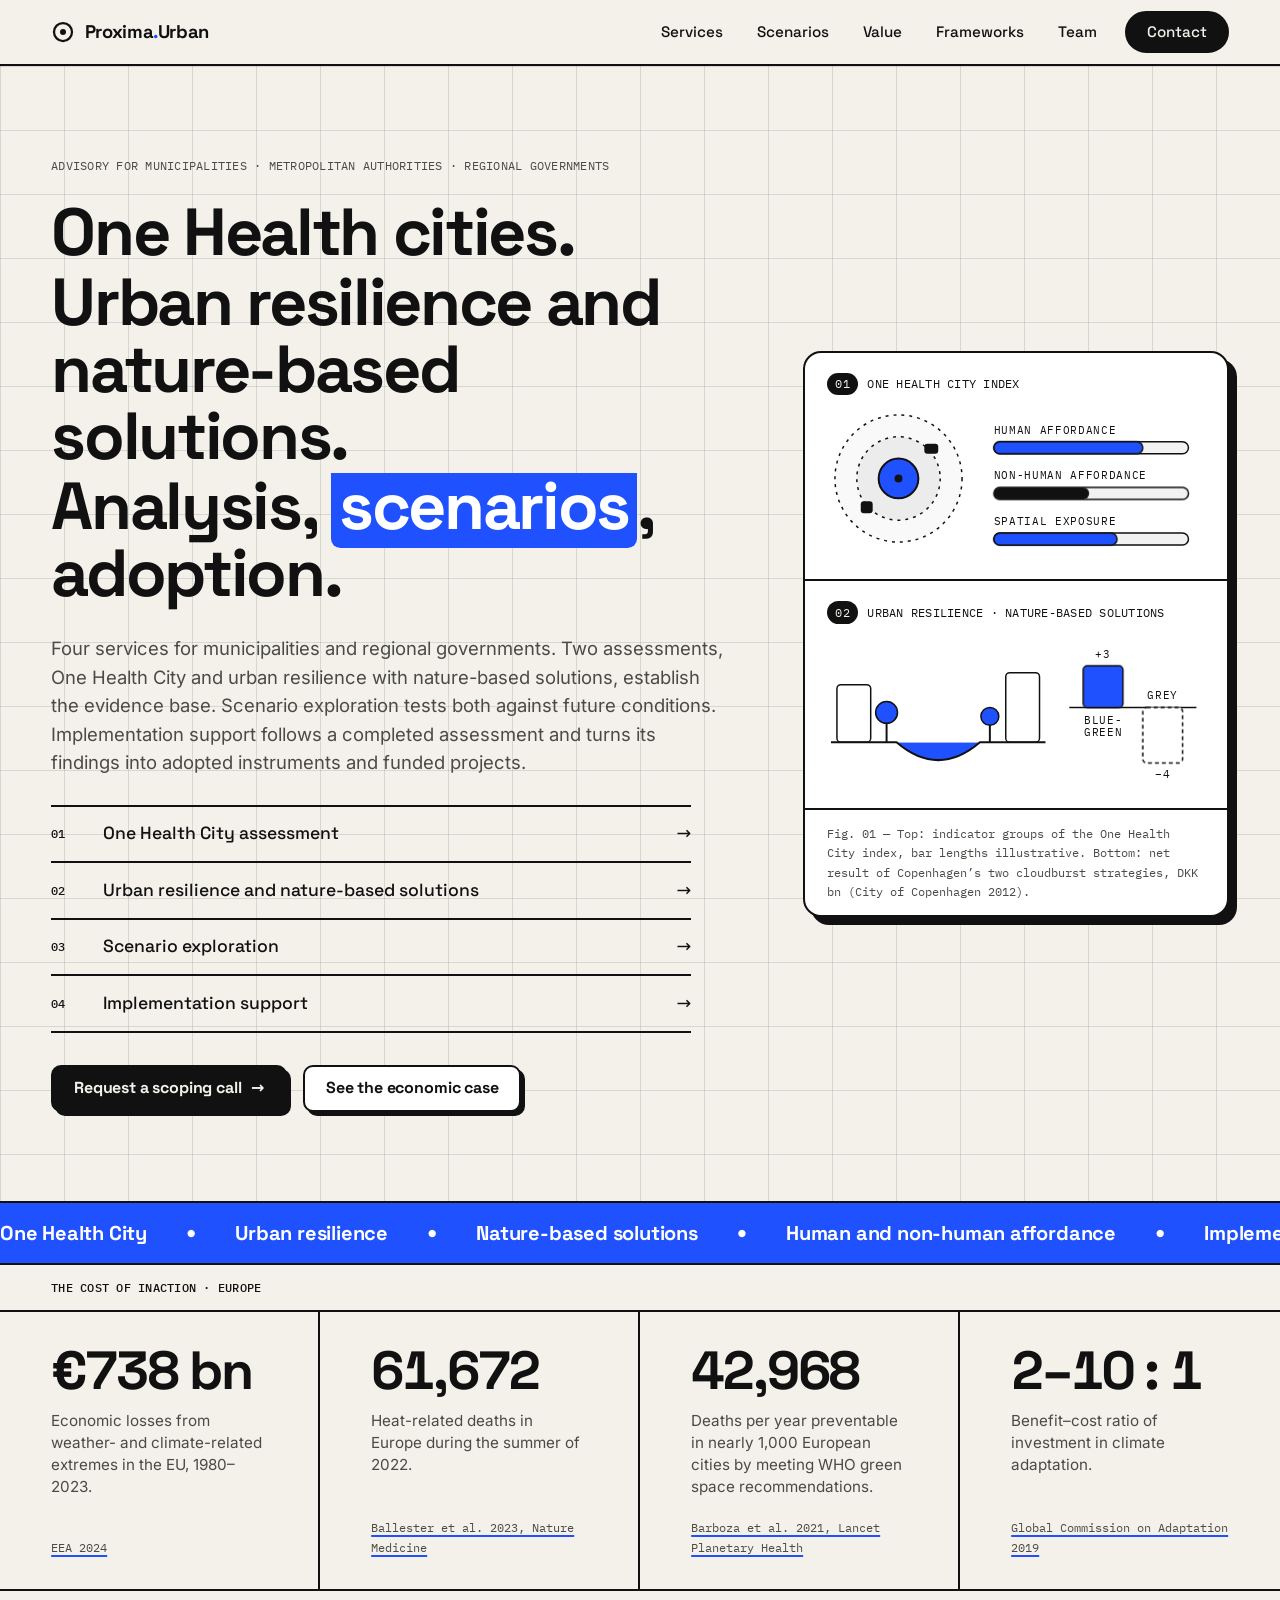
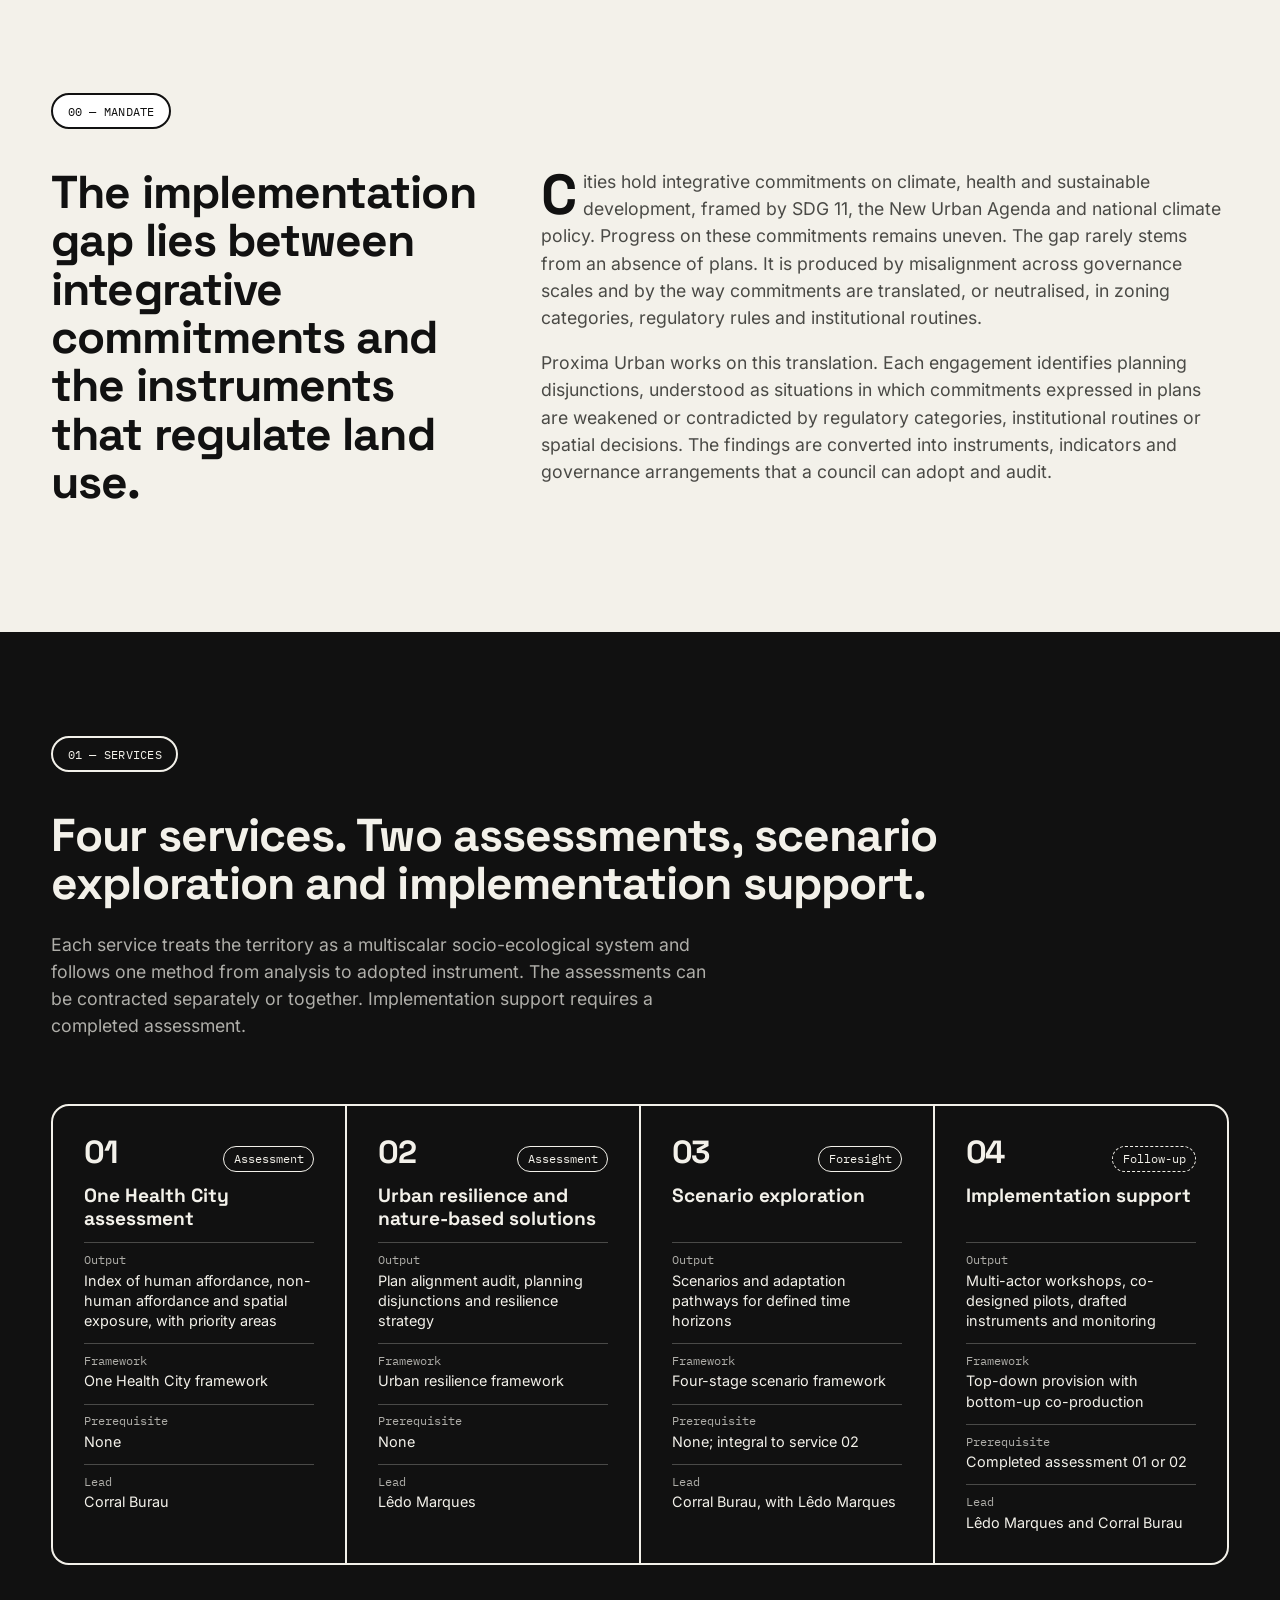
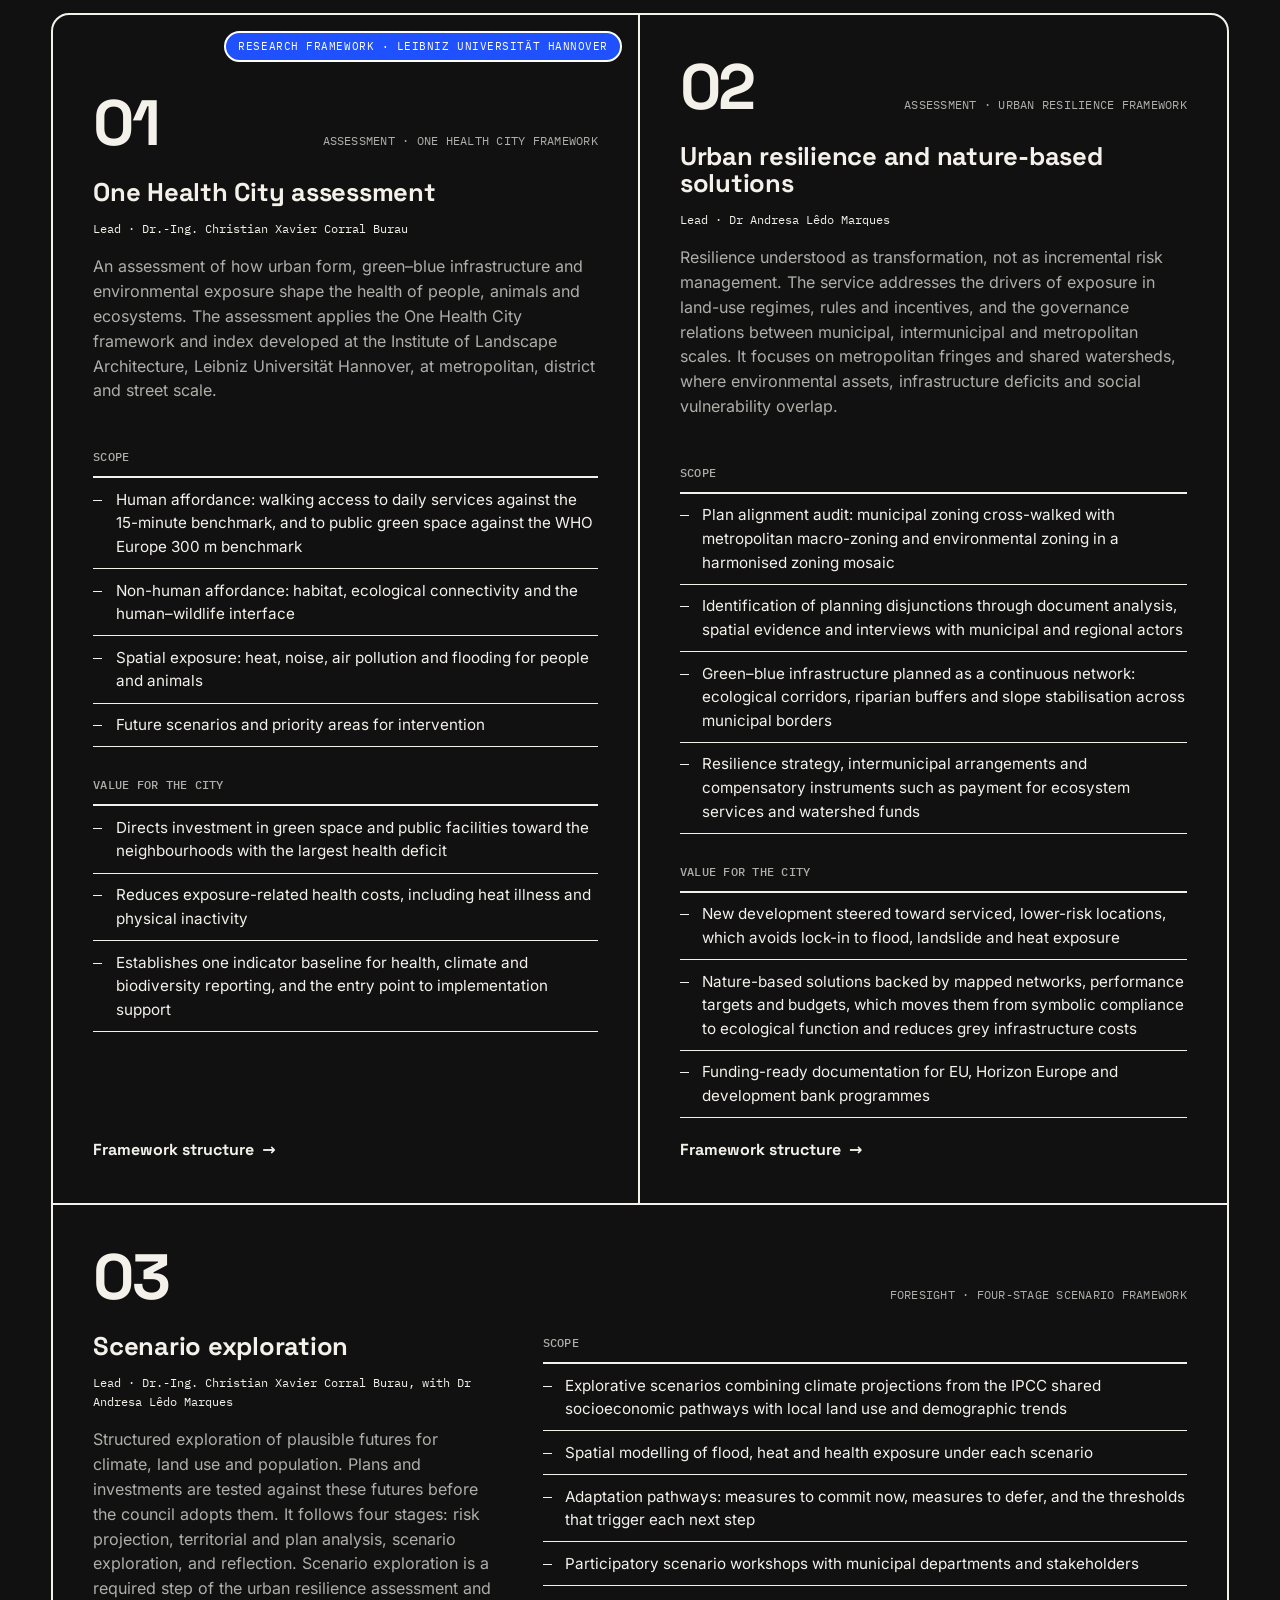
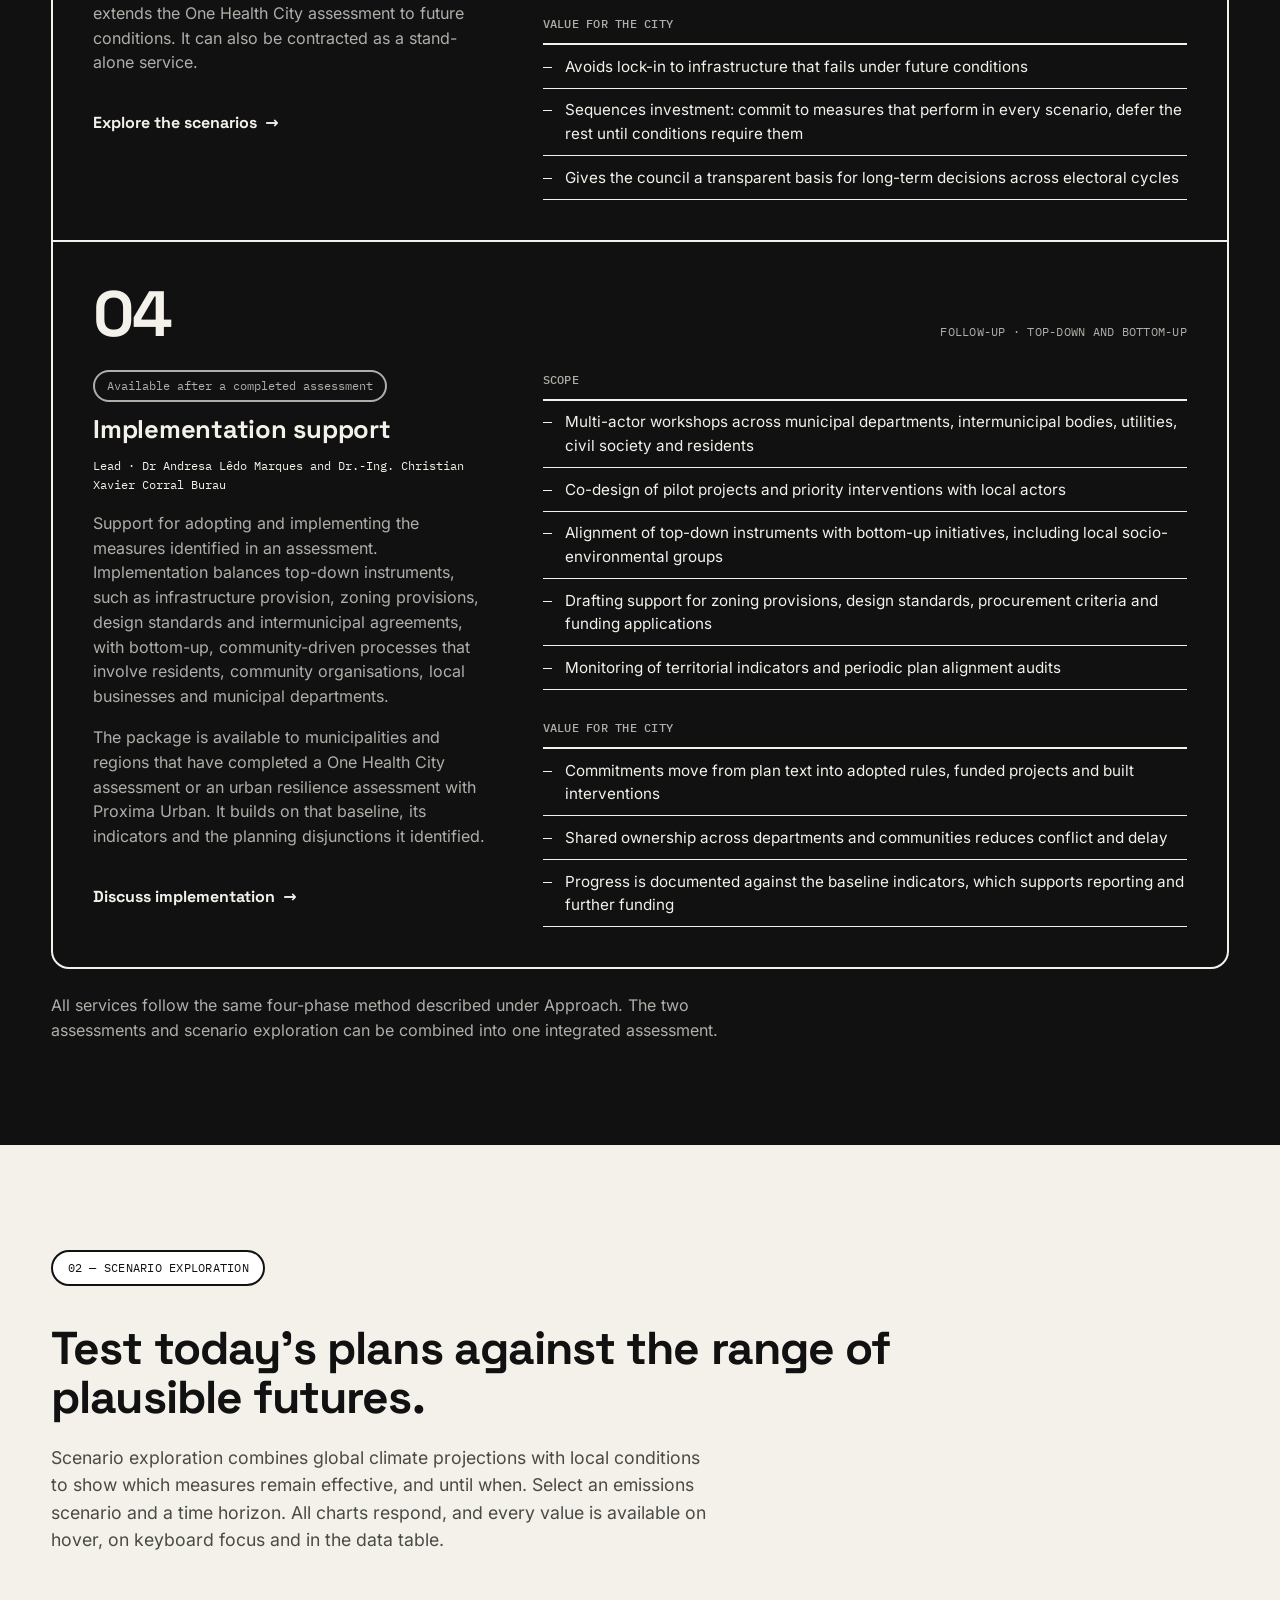
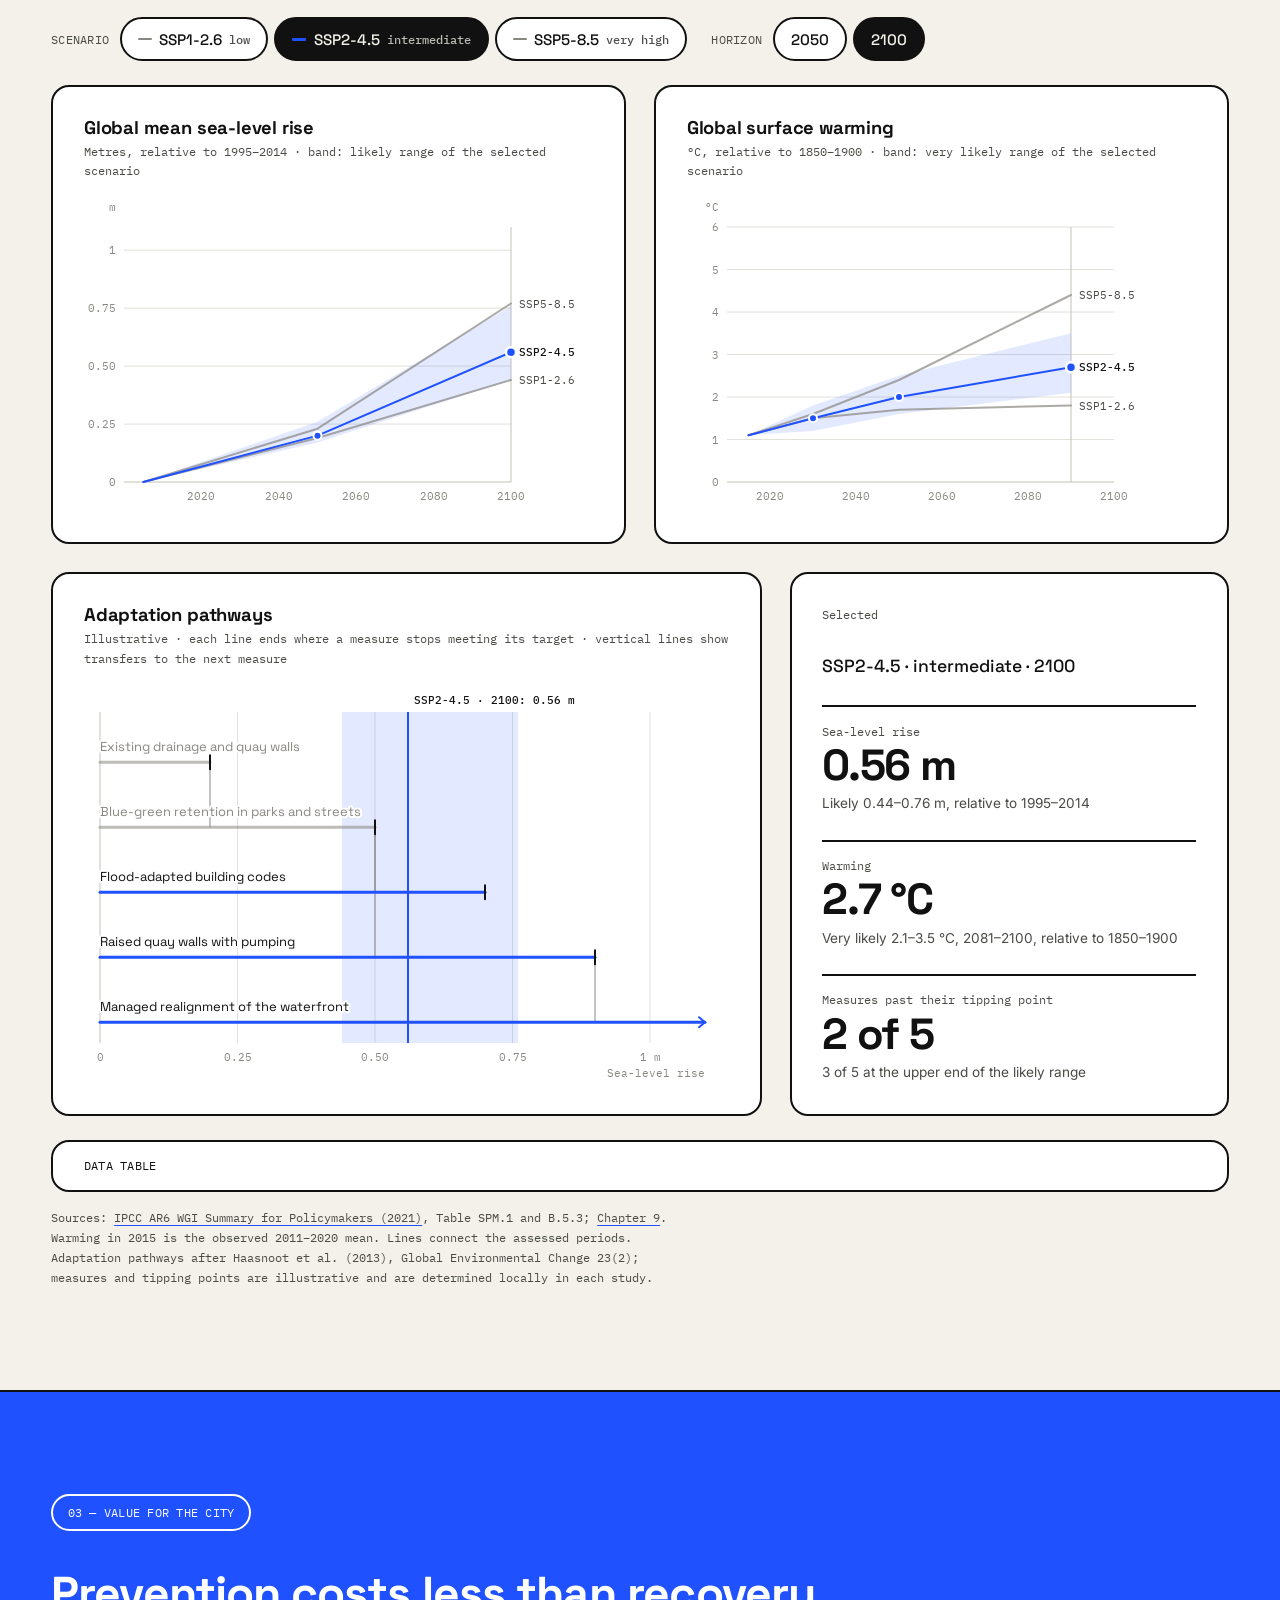
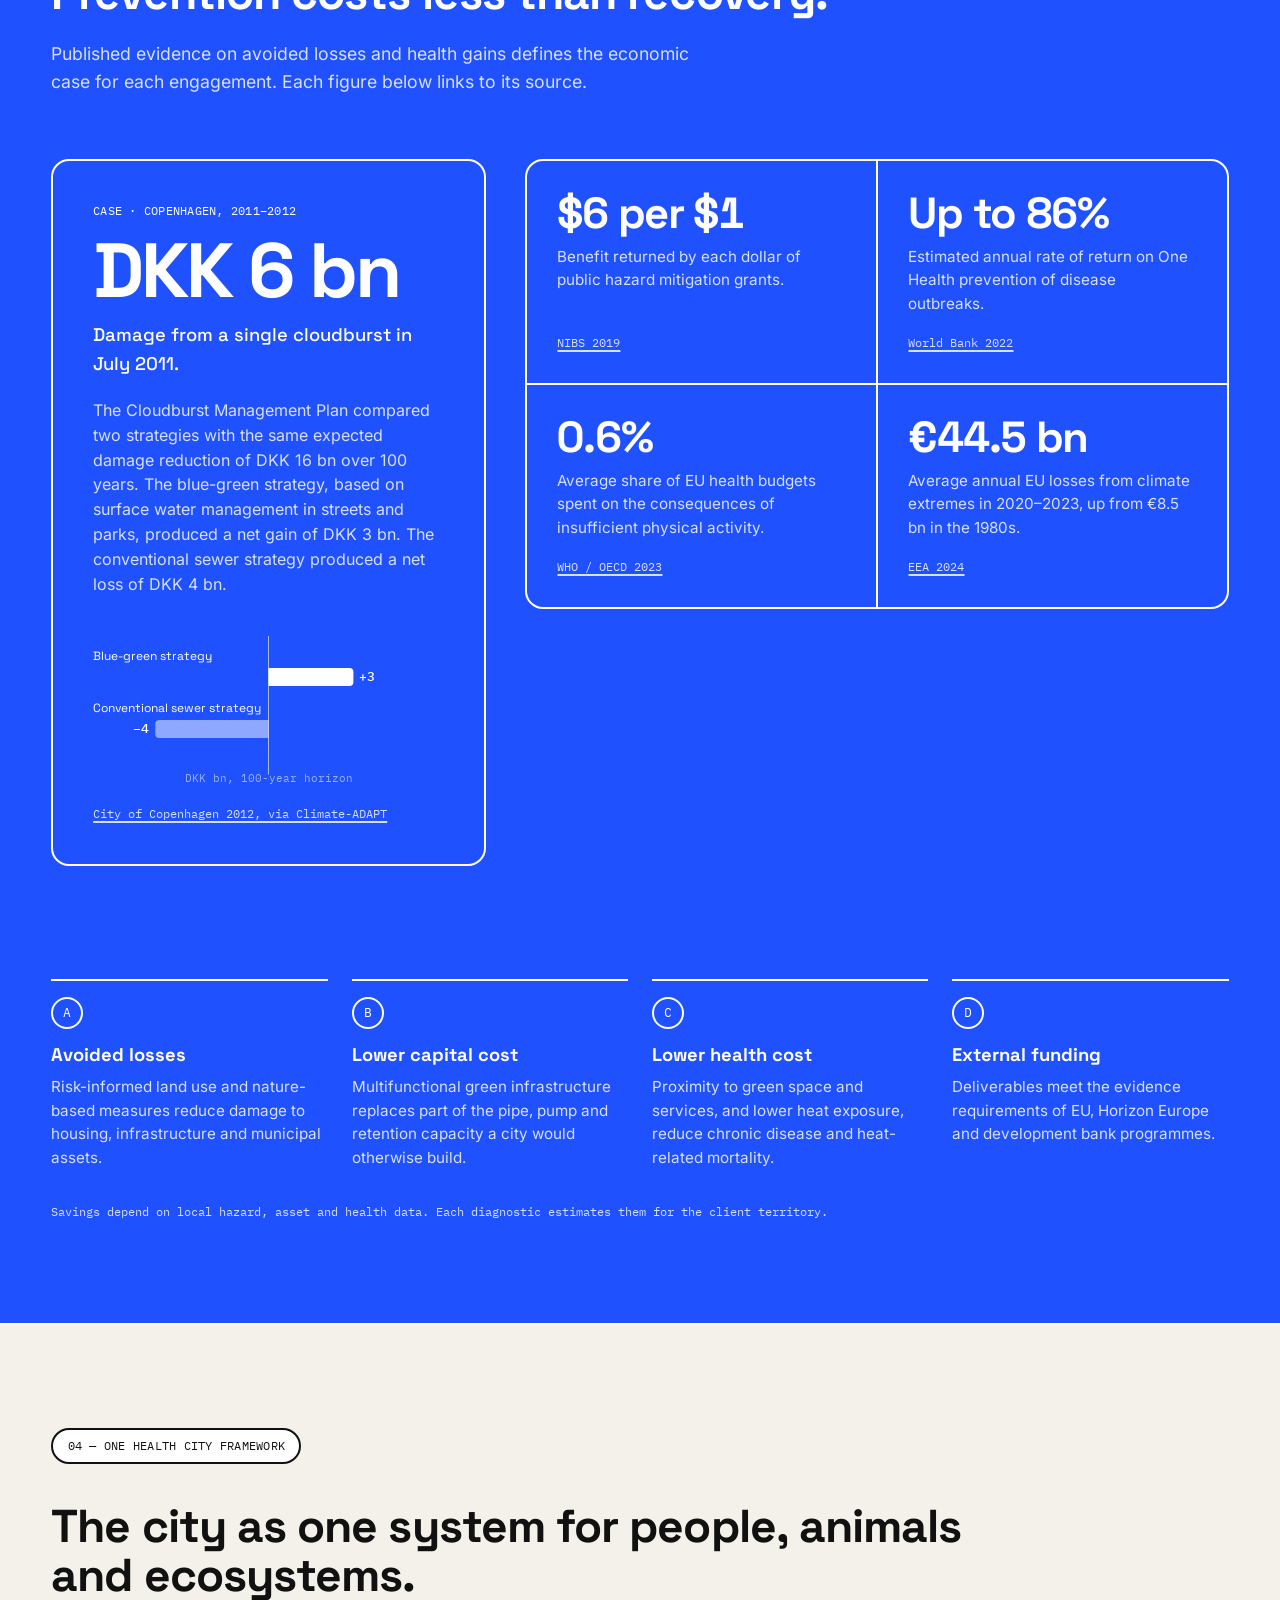
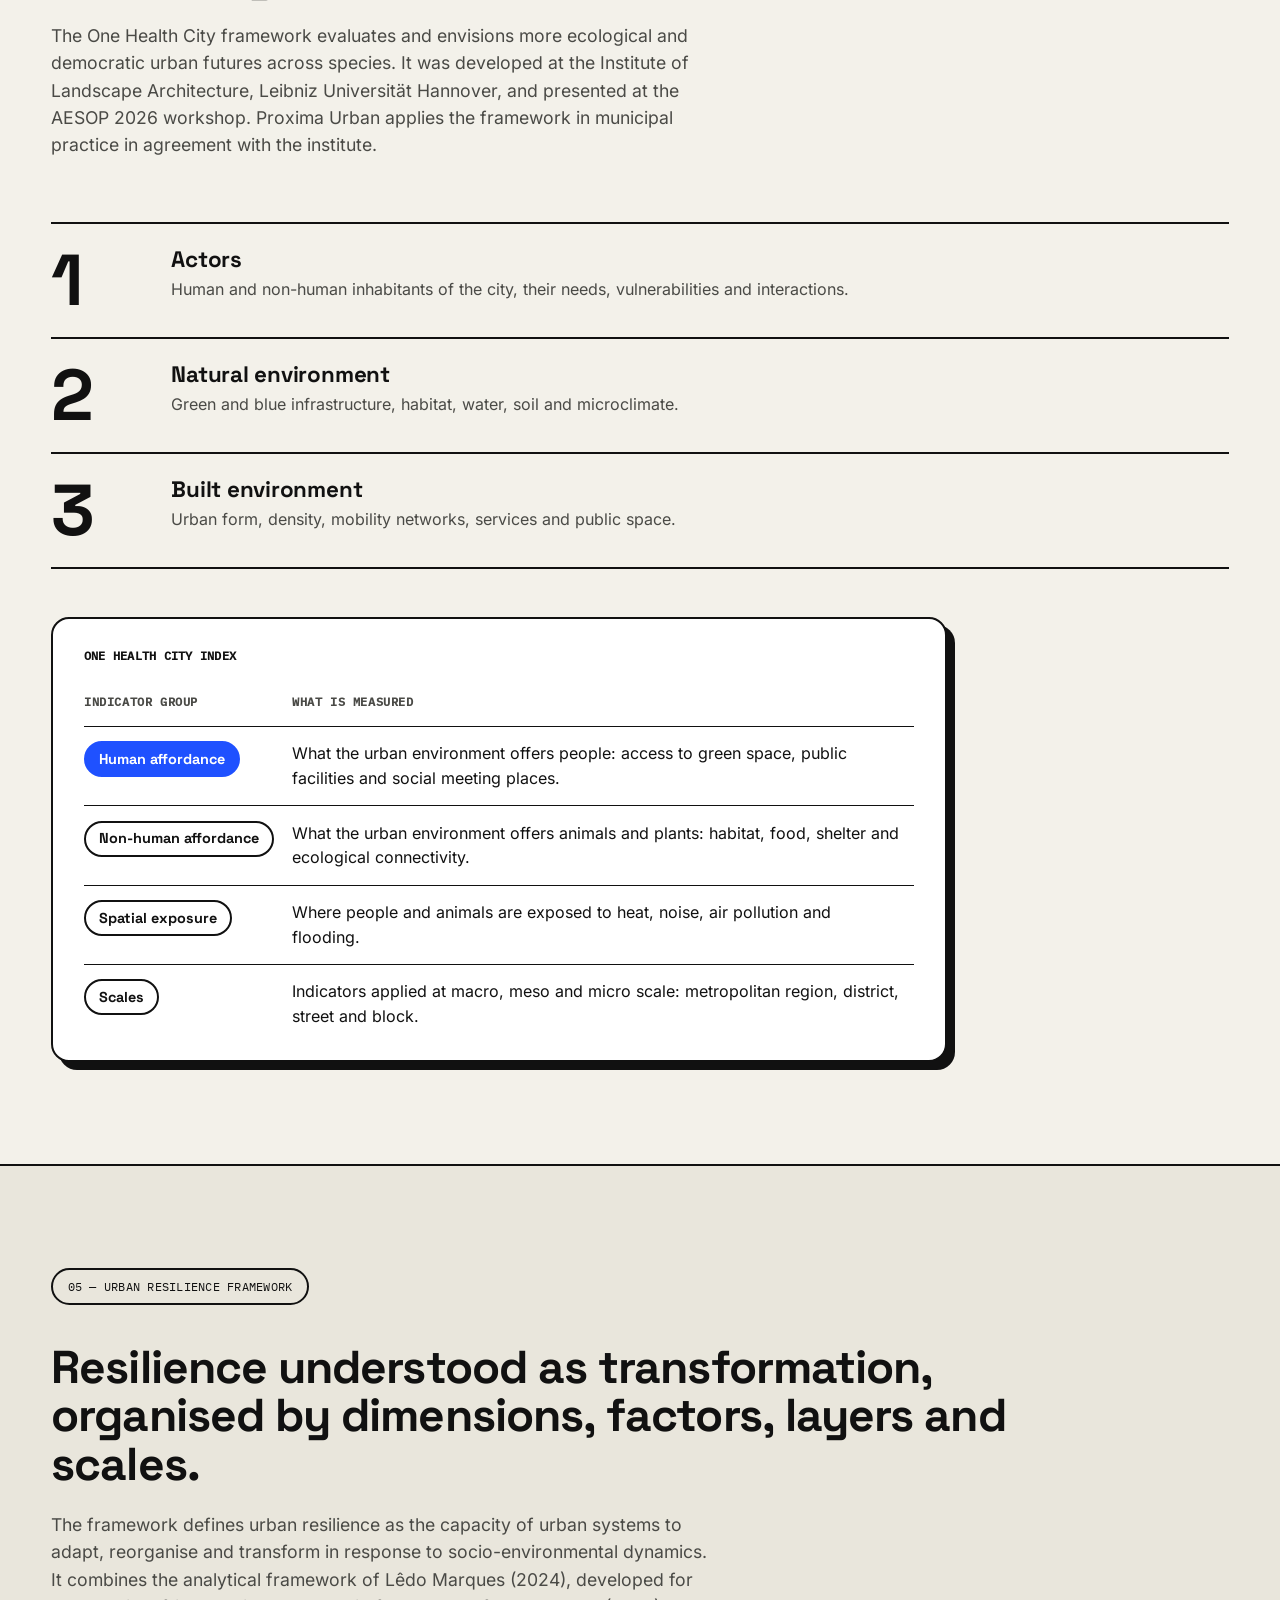
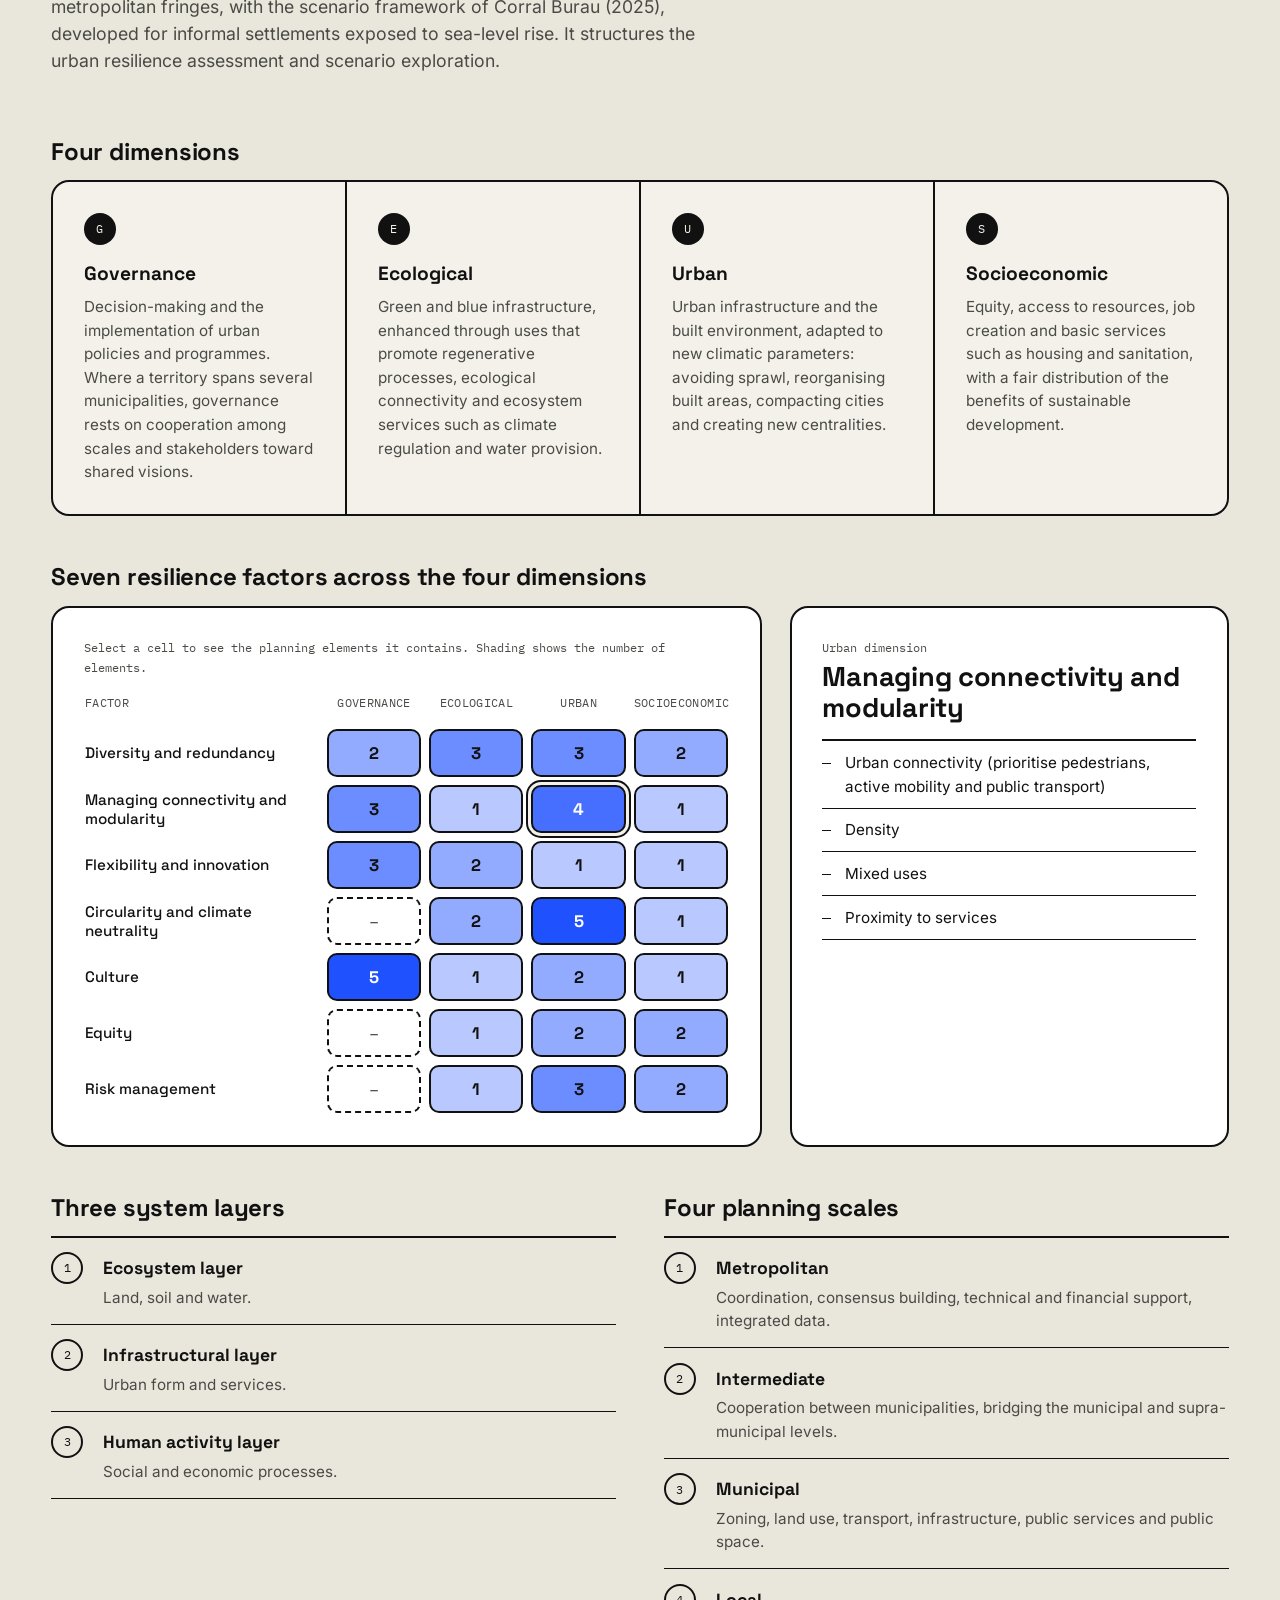
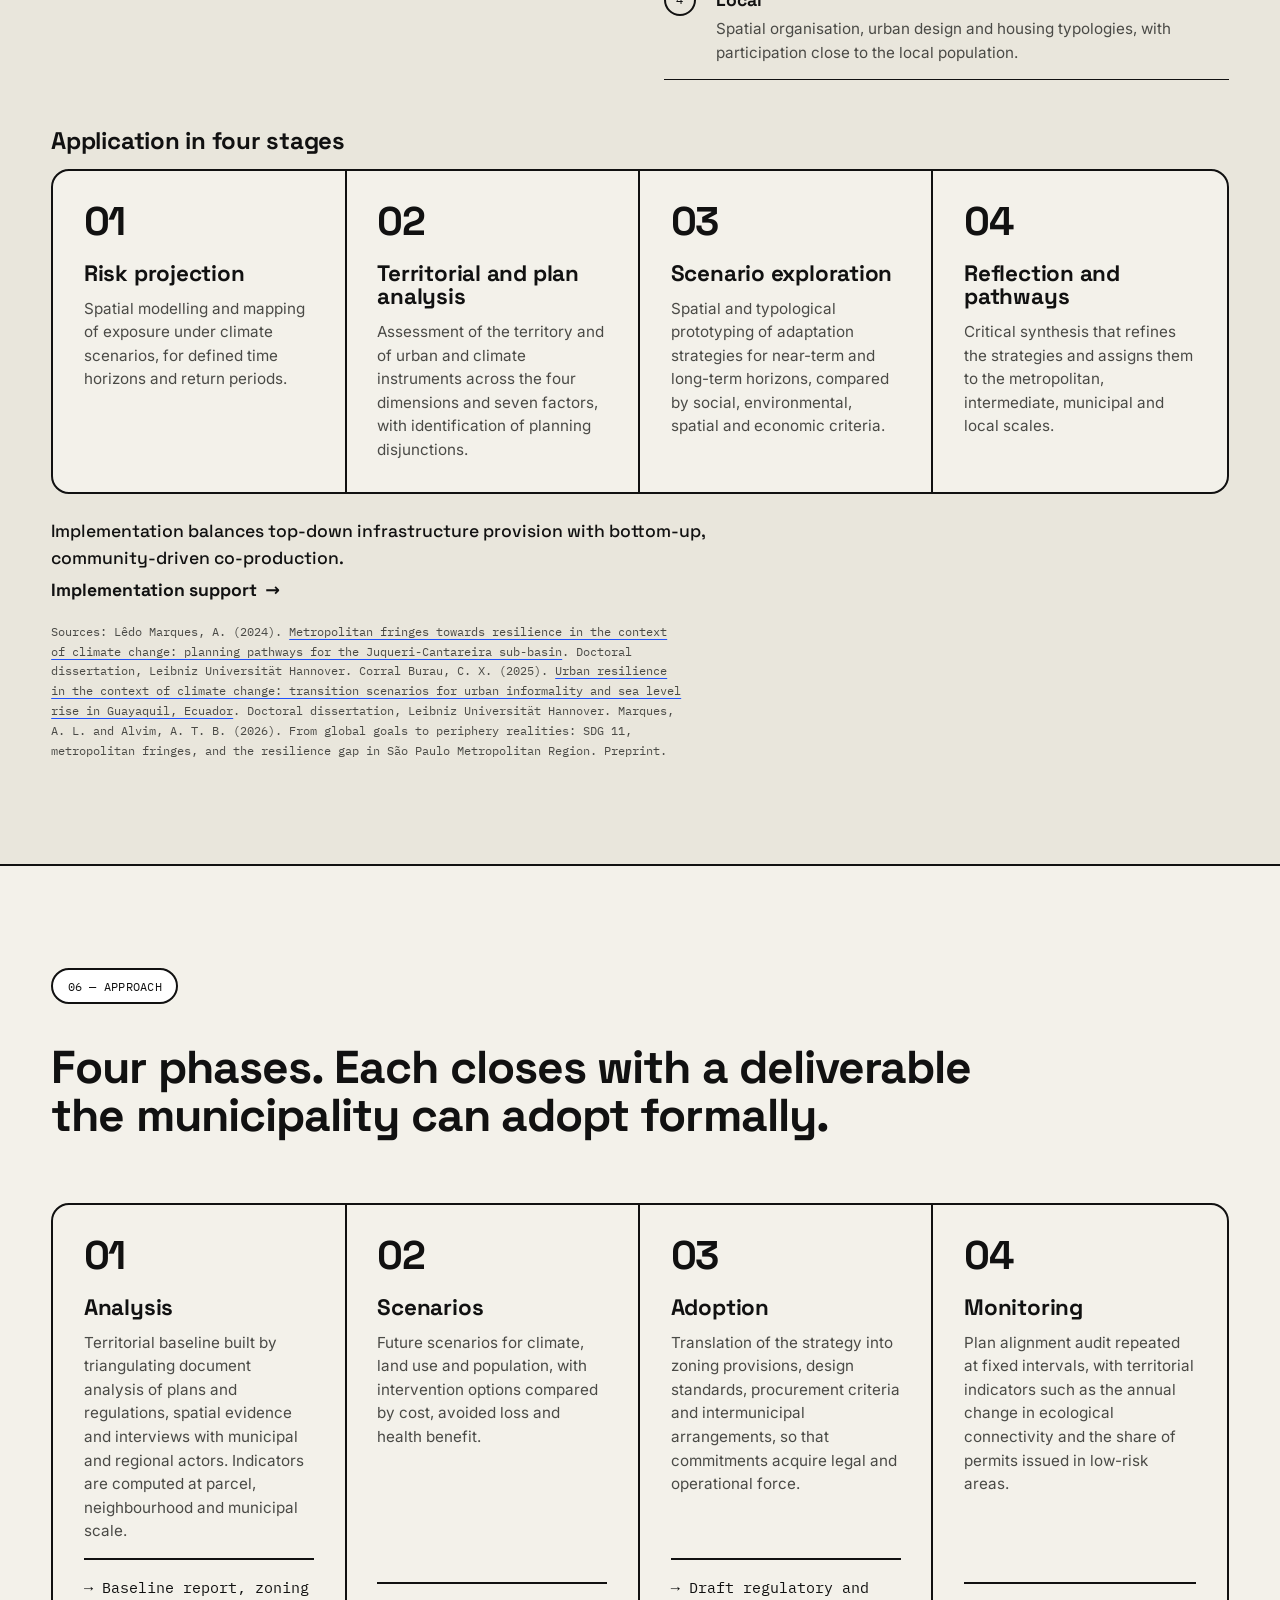
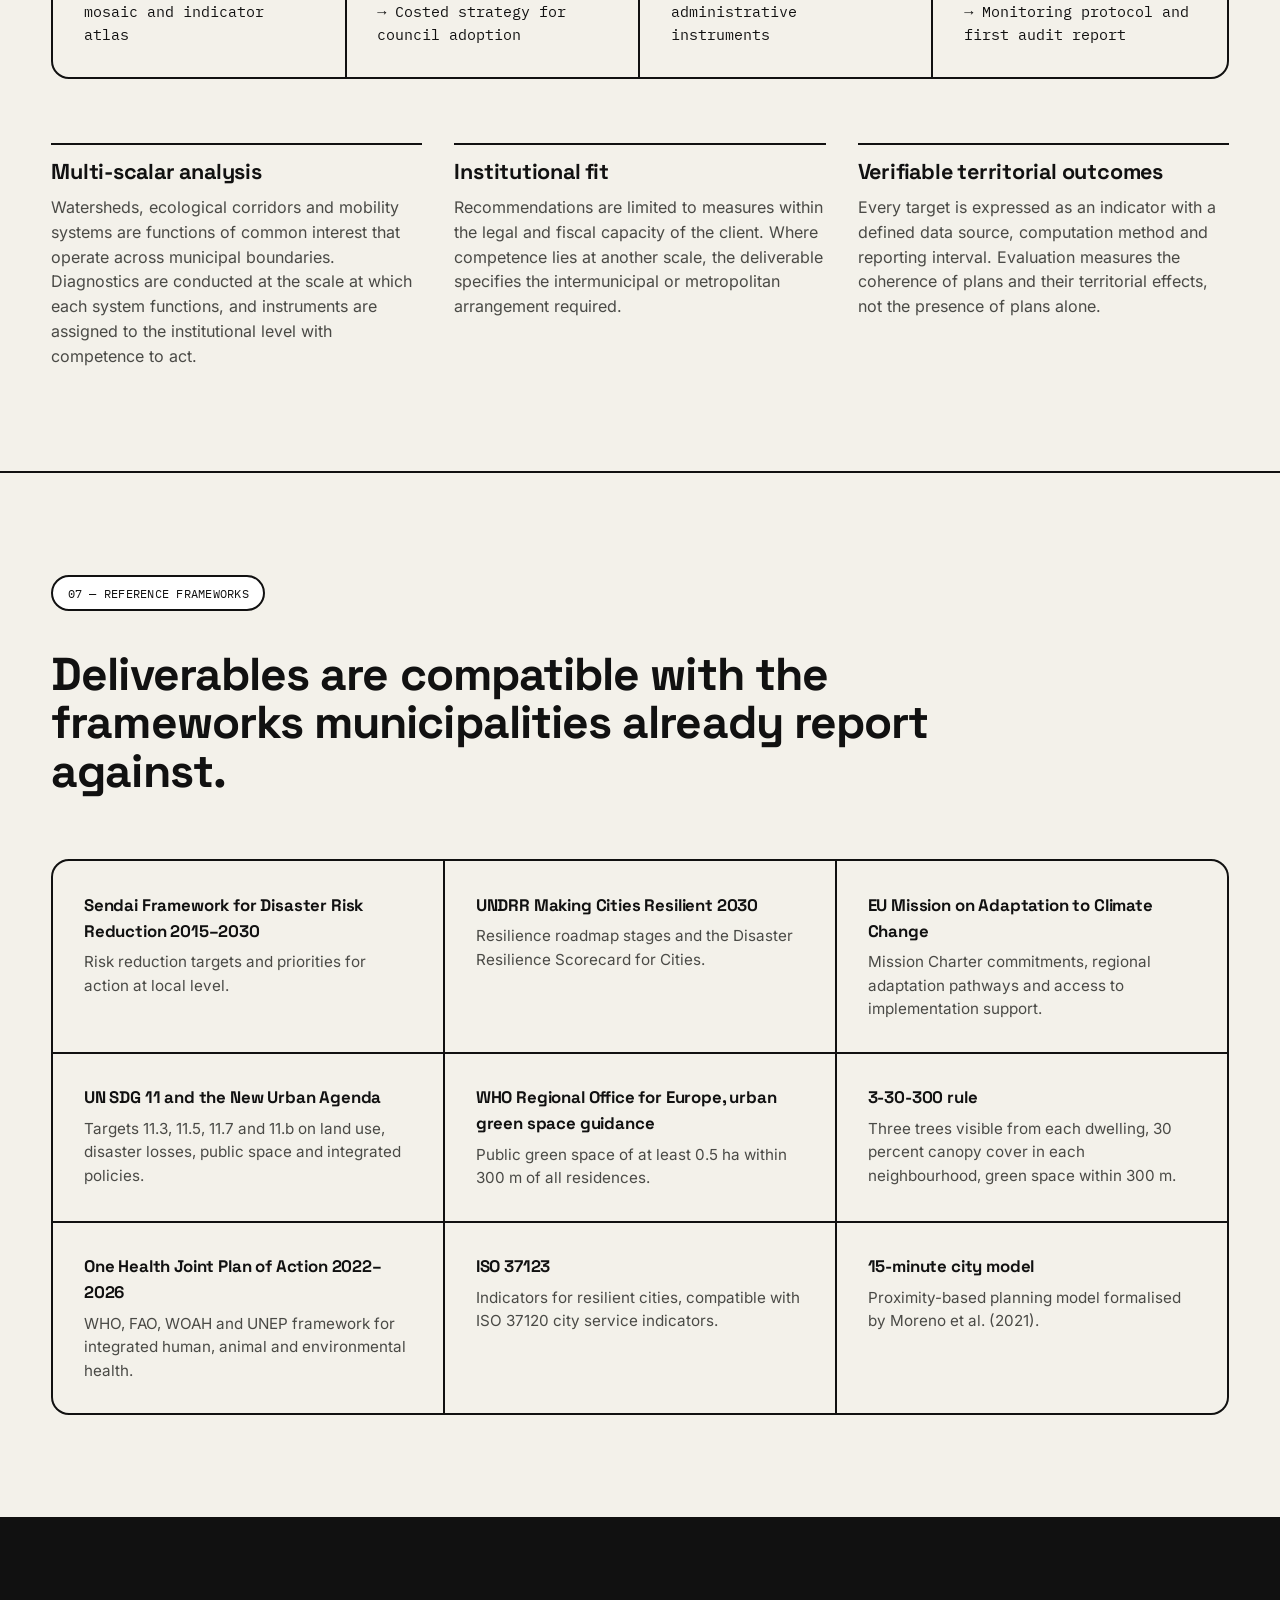
<file: index.html>
<!doctype html>
<html lang="en">
<head>
  <meta charset="utf-8">
  <meta name="viewport" content="width=device-width, initial-scale=1, viewport-fit=cover">
  <title>Proxima Urban · One Health City and urban resilience advisory</title>
  <meta name="description" content="Proxima Urban advises municipalities and regional governments through four services: One Health City assessment, urban resilience and nature-based solutions, scenario exploration, and implementation support.">
  <meta name="color-scheme" content="light dark">
  <meta name="theme-color" content="#f3f1ea" media="(prefers-color-scheme: light)">
  <meta name="theme-color" content="#0f0f0e" media="(prefers-color-scheme: dark)">
  <link rel="canonical" href="https://chrixco.github.io/urban-consulting/">
  <meta property="og:type" content="website">
  <meta property="og:site_name" content="Proxima Urban">
  <meta property="og:title" content="Proxima Urban · One Health City and urban resilience advisory">
  <meta property="og:description" content="Proxima Urban advises municipalities and regional governments through four services: One Health City assessment, urban resilience and nature-based solutions, scenario exploration, and implementation support.">
  <meta property="og:url" content="https://chrixco.github.io/urban-consulting/">
  <meta property="og:image" content="https://chrixco.github.io/urban-consulting/assets/og-image.jpg">
  <meta property="og:image:width" content="1200">
  <meta property="og:image:height" content="630">
  <meta name="twitter:card" content="summary_large_image">
  <link rel="icon" href="data:image/svg+xml,%3Csvg xmlns='http://www.w3.org/2000/svg' viewBox='0 0 32 32'%3E%3Crect width='32' height='32' rx='8' fill='%23111'/%3E%3Ccircle cx='16' cy='16' r='9' fill='none' stroke='%231F51FF' stroke-width='3'/%3E%3Ccircle cx='16' cy='16' r='3' fill='%231F51FF'/%3E%3C/svg%3E">
  <link rel="apple-touch-icon" href="assets/apple-touch-icon.png">
  <link rel="manifest" href="site.webmanifest">
  <link rel="preload" href="assets/fonts/space-grotesk-var.woff2" as="font" type="font/woff2" crossorigin>
  <link rel="preload" href="assets/fonts/inter-var.woff2" as="font" type="font/woff2" crossorigin>
  <link rel="stylesheet" href="fonts.css">
  <link rel="stylesheet" href="styles.css">
  <script type="application/ld+json">
  {
    "@context": "https://schema.org",
    "@type": "ProfessionalService",
    "name": "Proxima Urban",
    "url": "https://chrixco.github.io/urban-consulting/",
    "email": "contact@proximaurban.eu",
    "image": "https://chrixco.github.io/urban-consulting/assets/og-image.jpg",
    "description": "One Health City assessment, urban resilience and nature-based solutions, scenario exploration and implementation support for municipalities and regional governments.",
    "areaServed": ["Europe", "Latin America"],
    "knowsLanguage": ["en", "pt", "es", "de"],
    "founder": [
      {"@type": "Person", "name": "Andresa Lêdo Marques", "honorificPrefix": "Dr"},
      {"@type": "Person", "name": "Christian Xavier Corral Burau", "honorificPrefix": "Dr.-Ing."}
    ],
    "knowsAbout": ["One Health", "Urban resilience", "Nature-based solutions", "15-minute city", "Urban green space", "Climate adaptation", "Scenario exploration", "Adaptation pathways", "Participatory planning", "Urban resilience framework"]
  }
  </script>
</head>
<body>
  <a class="skip-link" href="#main">Skip to content</a>
  <div class="progress" aria-hidden="true"><span id="progress-bar"></span></div>

  <header class="site-header" id="site-header">
    <div class="header-inner">
      <a class="brand" href="#top" aria-label="Proxima Urban home">
        <svg class="brand-mark" viewBox="0 0 32 32" aria-hidden="true">
          <circle cx="16" cy="16" r="12" fill="none" stroke="currentColor" stroke-width="3"/>
          <circle cx="16" cy="16" r="4" fill="currentColor"/>
        </svg>
        <span class="brand-name">Proxima<span class="brand-dot">.</span>Urban</span>
      </a>
      <button class="nav-toggle" aria-expanded="false" aria-controls="site-nav">
        <span class="nav-toggle-bar"></span>
        <span class="sr-only">Menu</span>
      </button>
      <nav id="site-nav" class="site-nav" aria-label="Primary">
        <a href="#services">Services</a>
        <a href="#scenarios">Scenarios</a>
        <a href="#value">Value</a>
        <a href="#ohc">Frameworks</a>
        <a href="#team">Team</a>
        <a href="#contact" class="nav-cta">Contact</a>
      </nav>
    </div>
  </header>

  <main id="main">

    <!-- Hero -->
    <section id="top" class="hero">
      <div class="hero-grid">
        <div class="hero-copy">
          <p class="eyebrow mono" data-reveal>Advisory for municipalities · metropolitan authorities · regional governments</p>
          <h1 class="display">
            <span class="line"><span>One Health cities.</span></span>
            <span class="line"><span>Urban resilience and nature-based solutions.</span></span>
            <span class="line"><span>Analysis, <em>scenarios</em>, adoption.</span></span>
          </h1>
          <p class="lead" data-reveal style="--i:4">Four services for municipalities and regional governments. Two assessments, One Health City and urban resilience with nature-based solutions, establish the evidence base. Scenario exploration tests both against future conditions. Implementation support follows a completed assessment and turns its findings into adopted instruments and funded projects.</p>
          <ul class="hero-lines" data-reveal style="--i:5">
            <li><a href="#service-ohc"><span class="mono">01</span><span>One Health City assessment</span><span class="arrow" aria-hidden="true">→</span></a></li>
            <li><a href="#service-resilience"><span class="mono">02</span><span>Urban resilience and nature-based solutions</span><span class="arrow" aria-hidden="true">→</span></a></li>
            <li><a href="#scenarios"><span class="mono">03</span><span>Scenario exploration</span><span class="arrow" aria-hidden="true">→</span></a></li>
            <li><a href="#service-implementation"><span class="mono">04</span><span>Implementation support</span><span class="arrow" aria-hidden="true">→</span></a></li>
          </ul>
          <div class="hero-actions" data-reveal style="--i:6">
            <a class="button button-primary" href="#contact">Request a scoping call <span aria-hidden="true">→</span></a>
            <a class="button button-secondary" href="#value">See the economic case</a>
          </div>
        </div>

        <figure class="hero-figure box shadow" aria-labelledby="hero-fig-caption" data-tip-host data-reveal style="--i:2">
          <div class="hero-panel">
            <p class="hero-panel-head mono"><span>01</span> One Health City index</p>
            <svg viewBox="0 0 380 150" role="img" aria-label="Concentric proximity rings beside three indicator bars for human affordance, non-human affordance and spatial exposure">
              <g>
                <circle class="ring ring-3" cx="72" cy="75" r="64" fill="var(--fig-ring-3)" stroke="var(--ink)" stroke-width="1.5" stroke-dasharray="3 5"/>
                <circle class="ring ring-2" cx="72" cy="75" r="42" fill="var(--fig-ring-2)" stroke="var(--ink)" stroke-width="1.5" stroke-dasharray="3 5"/>
                <circle cx="72" cy="75" r="20" fill="var(--accent)" stroke="var(--ink)" stroke-width="2"/>
                <circle class="pulse" cx="72" cy="75" r="20" fill="none" stroke="var(--ink)" stroke-width="1.5"/>
                <circle cx="72" cy="75" r="4" fill="var(--ink)"/>
                <rect class="plot" x="98" y="40" width="14" height="10" rx="3" fill="var(--ink)"/>
                <rect class="plot" x="34" y="98" width="12" height="12" rx="3" fill="var(--ink)"/>
              </g>
              <g class="mono-svg" fill="var(--ink)">
                <text x="168" y="30">HUMAN AFFORDANCE</text>
                <text x="168" y="76">NON-HUMAN AFFORDANCE</text>
                <text x="168" y="122">SPATIAL EXPOSURE</text>
              </g>
              <g>
                <rect x="168" y="38" width="196" height="12" rx="6" fill="var(--fig-ring-2)" stroke="var(--ink)" stroke-width="1.5"/>
                <rect class="bar" data-tip-title="Human affordance" data-tip="What the urban environment offers people: access to green space, public facilities and social meeting places. Bar length illustrative." x="168" y="38" width="150" height="12" rx="6" fill="var(--accent)" stroke="var(--ink)" stroke-width="1.5"/>
                <rect x="168" y="84" width="196" height="12" rx="6" fill="var(--fig-ring-2)" stroke="var(--ink)" stroke-width="1.5"/>
                <rect class="bar bar-2" data-tip-title="Non-human affordance" data-tip="What the urban environment offers animals and plants: habitat, food, shelter and ecological connectivity. Bar length illustrative." x="168" y="84" width="96" height="12" rx="6" fill="var(--ink)"/>
                <rect x="168" y="130" width="196" height="12" rx="6" fill="var(--fig-ring-2)" stroke="var(--ink)" stroke-width="1.5"/>
                <rect class="bar bar-3" data-tip-title="Spatial exposure" data-tip="Where people and animals are exposed to heat, noise, air pollution and flooding. Bar length illustrative." x="168" y="130" width="124" height="12" rx="6" fill="var(--accent)" stroke="var(--ink)" stroke-width="1.5"/>
              </g>
            </svg>
          </div>
          <div class="hero-panel">
            <p class="hero-panel-head mono"><span>02</span> Urban resilience · nature-based solutions</p>
            <svg viewBox="0 0 380 150" role="img" aria-label="Street cross-section with a green swale storing stormwater, beside bars showing Copenhagen's net result: blue-green plus 3 billion kroner, conventional minus 4 billion kroner">
              <!-- cross-section -->
              <g>
                <rect class="rain" x="40" y="8" width="2" height="12" rx="1" fill="var(--ink)"/>
                <rect class="rain rain-2" x="90" y="4" width="2" height="12" rx="1" fill="var(--ink)"/>
                <rect class="rain rain-3" x="140" y="10" width="2" height="12" rx="1" fill="var(--ink)"/>
                <rect class="rain rain-4" x="190" y="6" width="2" height="12" rx="1" fill="var(--ink)"/>
                <rect x="10" y="52" width="34" height="58" rx="4" fill="var(--paper)" stroke="var(--ink)" stroke-width="1.5"/>
                <rect x="180" y="40" width="34" height="70" rx="4" fill="var(--paper)" stroke="var(--ink)" stroke-width="1.5"/>
                <clipPath id="swale-clip"><path d="M70 110 Q112 146 154 110 Z"/></clipPath>
                <g clip-path="url(#swale-clip)"><rect class="water" x="70" y="110" width="84" height="36" fill="var(--accent)"/></g>
                <path d="M4 110 H70 Q112 146 154 110 H220" fill="none" stroke="var(--ink)" stroke-width="2"/>
                <line x1="60" y1="110" x2="60" y2="86" stroke="var(--ink)" stroke-width="2"/>
                <circle cx="60" cy="80" r="11" fill="var(--accent)" stroke="var(--ink)" stroke-width="1.5"/>
                <line x1="164" y1="110" x2="164" y2="90" stroke="var(--ink)" stroke-width="2"/>
                <circle cx="164" cy="84" r="9" fill="var(--accent)" stroke="var(--ink)" stroke-width="1.5"/>
              </g>
              <!-- Copenhagen net result -->
              <g>
                <line x1="244" y1="75" x2="372" y2="75" stroke="var(--ink)" stroke-width="1.5"/>
                <rect class="bar-up" data-tip-title="Blue-green strategy" data-tip="+DKK 3 bn net result over 100 years. City of Copenhagen 2012." x="258" y="33" width="40" height="42" rx="4" fill="var(--accent)" stroke="var(--ink)" stroke-width="1.5"/>
                <rect class="bar-down" data-tip-title="Conventional sewer strategy" data-tip="−DKK 4 bn net result over 100 years. City of Copenhagen 2012." x="318" y="75" width="40" height="56" rx="4" fill="var(--paper)" stroke="var(--ink)" stroke-width="1.5" stroke-dasharray="4 3"/>
              </g>
              <g class="mono-svg" fill="var(--ink)">
                <text x="278" y="25" text-anchor="middle">+3</text>
                <text x="338" y="146" text-anchor="middle">−4</text>
                <text x="278" y="92" text-anchor="middle">BLUE-</text>
                <text x="278" y="104" text-anchor="middle">GREEN</text>
                <text x="338" y="66" text-anchor="middle">GREY</text>
              </g>
            </svg>
          </div>
          <figcaption id="hero-fig-caption" class="mono">Fig. 01 — Top: indicator groups of the One Health City index, bar lengths illustrative. Bottom: net result of Copenhagen’s two cloudburst strategies, DKK bn (City of Copenhagen 2012).</figcaption>
        </figure>
      </div>
    </section>

    <!-- Marquee -->
    <div class="marquee" aria-hidden="true">
      <div class="marquee-track">
        <span>One Health City</span><span class="sep">●</span>
        <span>Urban resilience</span><span class="sep">●</span>
        <span>Nature-based solutions</span><span class="sep">●</span>
        <span>Human and non-human affordance</span><span class="sep">●</span>
        <span>Implementation support</span><span class="sep">●</span>
        <span>Scenario exploration</span><span class="sep">●</span>
        <span>One Health City</span><span class="sep">●</span>
        <span>Urban resilience</span><span class="sep">●</span>
        <span>Nature-based solutions</span><span class="sep">●</span>
        <span>Human and non-human affordance</span><span class="sep">●</span>
        <span>Implementation support</span><span class="sep">●</span>
        <span>Scenario exploration</span><span class="sep">●</span>
      </div>
    </div>

    <!-- Cost of inaction -->
    <section class="stats-wrap" aria-labelledby="stats-title">
      <div class="stats-head">
        <h2 id="stats-title" class="mono">The cost of inaction · Europe</h2>
      </div>
      <div class="stats">
        <div class="stat" data-reveal style="--i:0">
          <span class="stat-value">€<span class="count" data-count="738">0</span> bn</span>
          <span class="stat-label">Economic losses from weather- and climate-related extremes in the EU, 1980–2023.</span>
          <a class="stat-source mono" href="https://www.eea.europa.eu/en/analysis/indicators/economic-losses-from-climate-related" target="_blank" rel="noopener">EEA 2024</a>
        </div>
        <div class="stat" data-reveal style="--i:1">
          <span class="stat-value"><span class="count" data-count="61672">0</span></span>
          <span class="stat-label">Heat-related deaths in Europe during the summer of 2022.</span>
          <a class="stat-source mono" href="https://www.nature.com/articles/s41591-023-02419-z" target="_blank" rel="noopener">Ballester et al. 2023, Nature Medicine</a>
        </div>
        <div class="stat" data-reveal style="--i:2">
          <span class="stat-value"><span class="count" data-count="42968">0</span></span>
          <span class="stat-label">Deaths per year preventable in nearly 1,000 European cities by meeting WHO green space recommendations.</span>
          <a class="stat-source mono" href="https://repositori.upf.edu/items/75715a01-47ee-4dc5-af21-b247c8554b8b" target="_blank" rel="noopener">Barboza et al. 2021, Lancet Planetary Health</a>
        </div>
        <div class="stat" data-reveal style="--i:3">
          <span class="stat-value"><span class="count" data-count="2">0</span>–<span class="count" data-count="10">0</span> : 1</span>
          <span class="stat-label">Benefit–cost ratio of investment in climate adaptation.</span>
          <a class="stat-source mono" href="https://www.wri.org/initiatives/global-commission-adaptation/adapt-now-report" target="_blank" rel="noopener">Global Commission on Adaptation 2019</a>
        </div>
      </div>
    </section>

    <!-- Mandate -->
    <section class="section mandate">
      <div class="section-label mono" data-reveal>00 — Mandate</div>
      <div class="mandate-grid">
        <h2 class="h-large" data-reveal>The implementation gap lies between integrative commitments and the instruments that regulate land use.</h2>
        <div class="mandate-text" data-reveal style="--i:1">
          <p>Cities hold integrative commitments on climate, health and sustainable development, framed by SDG 11, the New Urban Agenda and national climate policy. Progress on these commitments remains uneven. The gap rarely stems from an absence of plans. It is produced by misalignment across governance scales and by the way commitments are translated, or neutralised, in zoning categories, regulatory rules and institutional routines.</p>
          <p>Proxima Urban works on this translation. Each engagement identifies planning disjunctions, understood as situations in which commitments expressed in plans are weakened or contradicted by regulatory categories, institutional routines or spatial decisions. The findings are converted into instruments, indicators and governance arrangements that a council can adopt and audit.</p>
        </div>
      </div>
    </section>

    <!-- Services -->
    <section id="services" class="section section-dark">
      <div class="section-label mono" data-reveal>01 — Services</div>
      <div class="section-head" data-reveal>
        <h2 class="h-large">Four services. Two assessments, scenario exploration and implementation support.</h2>
        <p class="section-intro">Each service treats the territory as a multiscalar socio-ecological system and follows one method from analysis to adopted instrument. The assessments can be contracted separately or together. Implementation support requires a completed assessment.</p>
      </div>

      <ol class="offer-grid" aria-label="Services at a glance">
        <li class="offer" data-reveal style="--i:0">
          <a href="#service-ohc" class="offer-link">
            <span class="offer-top"><span class="offer-num">01</span><span class="offer-kind mono">Assessment</span></span>
            <span class="offer-name">One Health City assessment</span>
            <span class="offer-row"><span class="mono">Output</span>Index of human affordance, non-human affordance and spatial exposure, with priority areas</span>
            <span class="offer-row"><span class="mono">Framework</span>One Health City framework</span>
            <span class="offer-row"><span class="mono">Prerequisite</span>None</span>
            <span class="offer-row"><span class="mono">Lead</span>Corral Burau</span>
          </a>
        </li>
        <li class="offer" data-reveal style="--i:1">
          <a href="#service-resilience" class="offer-link">
            <span class="offer-top"><span class="offer-num">02</span><span class="offer-kind mono">Assessment</span></span>
            <span class="offer-name">Urban resilience and nature-based solutions</span>
            <span class="offer-row"><span class="mono">Output</span>Plan alignment audit, planning disjunctions and resilience strategy</span>
            <span class="offer-row"><span class="mono">Framework</span>Urban resilience framework</span>
            <span class="offer-row"><span class="mono">Prerequisite</span>None</span>
            <span class="offer-row"><span class="mono">Lead</span>Lêdo Marques</span>
          </a>
        </li>
        <li class="offer" data-reveal style="--i:2">
          <a href="#service-scenarios" class="offer-link">
            <span class="offer-top"><span class="offer-num">03</span><span class="offer-kind mono">Foresight</span></span>
            <span class="offer-name">Scenario exploration</span>
            <span class="offer-row"><span class="mono">Output</span>Scenarios and adaptation pathways for defined time horizons</span>
            <span class="offer-row"><span class="mono">Framework</span>Four-stage scenario framework</span>
            <span class="offer-row"><span class="mono">Prerequisite</span>None; integral to service 02</span>
            <span class="offer-row"><span class="mono">Lead</span>Corral Burau, with Lêdo Marques</span>
          </a>
        </li>
        <li class="offer offer-follow" data-reveal style="--i:3">
          <a href="#service-implementation" class="offer-link">
            <span class="offer-top"><span class="offer-num">04</span><span class="offer-kind mono">Follow-up</span></span>
            <span class="offer-name">Implementation support</span>
            <span class="offer-row"><span class="mono">Output</span>Multi-actor workshops, co-designed pilots, drafted instruments and monitoring</span>
            <span class="offer-row"><span class="mono">Framework</span>Top-down provision with bottom-up co-production</span>
            <span class="offer-row"><span class="mono">Prerequisite</span>Completed assessment 01 or 02</span>
            <span class="offer-row"><span class="mono">Lead</span>Lêdo Marques and Corral Burau</span>
          </a>
        </li>
      </ol>

      <div class="services-grid has-wide">
        <article id="service-ohc" class="service-card service-card-featured" data-badge="Research framework · Leibniz Universität Hannover" data-reveal style="--i:0">
          <div class="service-top"><span class="service-index">01</span><span class="service-tag mono">Assessment · One Health City framework</span></div>
          <h3>One Health City assessment</h3>
          <p class="service-lead mono">Lead · Dr.-Ing. Christian Xavier Corral Burau</p>
          <p>An assessment of how urban form, green–blue infrastructure and environmental exposure shape the health of people, animals and ecosystems. The assessment applies the One Health City framework and index developed at the Institute of Landscape Architecture, Leibniz Universität Hannover, at metropolitan, district and street scale.</p>
          <h4 class="mono">Scope</h4>
          <ul class="service-list">
            <li>Human affordance: walking access to daily services against the 15-minute benchmark, and to public green space against the WHO Europe 300 m benchmark</li>
            <li>Non-human affordance: habitat, ecological connectivity and the human–wildlife interface</li>
            <li>Spatial exposure: heat, noise, air pollution and flooding for people and animals</li>
            <li>Future scenarios and priority areas for intervention</li>
          </ul>
          <h4 class="mono">Value for the city</h4>
          <ul class="service-list service-list-value">
            <li>Directs investment in green space and public facilities toward the neighbourhoods with the largest health deficit</li>
            <li>Reduces exposure-related health costs, including heat illness and physical inactivity</li>
            <li>Establishes one indicator baseline for health, climate and biodiversity reporting, and the entry point to implementation support</li>
          </ul>
          <a class="text-link" href="#ohc">Framework structure</a>
        </article>

        <article id="service-resilience" class="service-card" data-reveal style="--i:1">
          <div class="service-top"><span class="service-index">02</span><span class="service-tag mono">Assessment · Urban resilience framework</span></div>
          <h3>Urban resilience and nature-based solutions</h3>
          <p class="service-lead mono">Lead · Dr Andresa Lêdo Marques</p>
          <p>Resilience understood as transformation, not as incremental risk management. The service addresses the drivers of exposure in land-use regimes, rules and incentives, and the governance relations between municipal, intermunicipal and metropolitan scales. It focuses on metropolitan fringes and shared watersheds, where environmental assets, infrastructure deficits and social vulnerability overlap.</p>
          <h4 class="mono">Scope</h4>
          <ul class="service-list">
            <li>Plan alignment audit: municipal zoning cross-walked with metropolitan macro-zoning and environmental zoning in a harmonised zoning mosaic</li>
            <li>Identification of planning disjunctions through document analysis, spatial evidence and interviews with municipal and regional actors</li>
            <li>Green–blue infrastructure planned as a continuous network: ecological corridors, riparian buffers and slope stabilisation across municipal borders</li>
            <li>Resilience strategy, intermunicipal arrangements and compensatory instruments such as payment for ecosystem services and watershed funds</li>
          </ul>
          <h4 class="mono">Value for the city</h4>
          <ul class="service-list service-list-value">
            <li>New development steered toward serviced, lower-risk locations, which avoids lock-in to flood, landslide and heat exposure</li>
            <li>Nature-based solutions backed by mapped networks, performance targets and budgets, which moves them from symbolic compliance to ecological function and reduces grey infrastructure costs</li>
            <li>Funding-ready documentation for EU, Horizon Europe and development bank programmes</li>
          </ul>
          <a class="text-link" href="#resilience-framework">Framework structure</a>
        </article>
        <article id="service-scenarios" class="service-card service-card-wide" data-reveal style="--i:2">
          <div class="service-top"><span class="service-index">03</span><span class="service-tag mono">Foresight · Four-stage scenario framework</span></div>
          <div class="service-wide-grid">
            <div class="service-wide-main">
              <h3>Scenario exploration</h3>
              <p class="service-lead mono">Lead · Dr.-Ing. Christian Xavier Corral Burau, with Dr Andresa Lêdo Marques</p>
              <p>Structured exploration of plausible futures for climate, land use and population. Plans and investments are tested against these futures before the council adopts them. It follows four stages: risk projection, territorial and plan analysis, scenario exploration, and reflection. Scenario exploration is a required step of the urban resilience assessment and extends the One Health City assessment to future conditions. It can also be contracted as a stand-alone service.</p>
              <a class="text-link" href="#scenarios">Explore the scenarios</a>
            </div>
            <div class="service-wide-side">
              <h4 class="mono">Scope</h4>
              <ul class="service-list">
                <li>Explorative scenarios combining climate projections from the IPCC shared socioeconomic pathways with local land use and demographic trends</li>
                <li>Spatial modelling of flood, heat and health exposure under each scenario</li>
                <li>Adaptation pathways: measures to commit now, measures to defer, and the thresholds that trigger each next step</li>
                <li>Participatory scenario workshops with municipal departments and stakeholders</li>
              </ul>
              <h4 class="mono">Value for the city</h4>
              <ul class="service-list service-list-value">
                <li>Avoids lock-in to infrastructure that fails under future conditions</li>
                <li>Sequences investment: commit to measures that perform in every scenario, defer the rest until conditions require them</li>
                <li>Gives the council a transparent basis for long-term decisions across electoral cycles</li>
              </ul>
            </div>
          </div>
        </article>

        <article id="service-implementation" class="service-card service-card-wide" data-reveal style="--i:3">
          <div class="service-top"><span class="service-index">04</span><span class="service-tag mono">Follow-up · Top-down and bottom-up</span></div>
          <div class="service-wide-grid">
            <div class="service-wide-main">
              <p class="service-req mono">Available after a completed assessment</p>
              <h3>Implementation support</h3>
              <p class="service-lead mono">Lead · Dr Andresa Lêdo Marques and Dr.-Ing. Christian Xavier Corral Burau</p>
              <p>Support for adopting and implementing the measures identified in an assessment. Implementation balances top-down instruments, such as infrastructure provision, zoning provisions, design standards and intermunicipal agreements, with bottom-up, community-driven processes that involve residents, community organisations, local businesses and municipal departments.</p>
              <p>The package is available to municipalities and regions that have completed a One Health City assessment or an urban resilience assessment with Proxima Urban. It builds on that baseline, its indicators and the planning disjunctions it identified.</p>
              <a class="text-link" href="#contact">Discuss implementation</a>
            </div>
            <div class="service-wide-side">
              <h4 class="mono">Scope</h4>
              <ul class="service-list">
                <li>Multi-actor workshops across municipal departments, intermunicipal bodies, utilities, civil society and residents</li>
                <li>Co-design of pilot projects and priority interventions with local actors</li>
                <li>Alignment of top-down instruments with bottom-up initiatives, including local socio-environmental groups</li>
                <li>Drafting support for zoning provisions, design standards, procurement criteria and funding applications</li>
                <li>Monitoring of territorial indicators and periodic plan alignment audits</li>
              </ul>
              <h4 class="mono">Value for the city</h4>
              <ul class="service-list service-list-value">
                <li>Commitments move from plan text into adopted rules, funded projects and built interventions</li>
                <li>Shared ownership across departments and communities reduces conflict and delay</li>
                <li>Progress is documented against the baseline indicators, which supports reporting and further funding</li>
              </ul>
            </div>
          </div>
        </article>
      </div>
      <p class="service-note" data-reveal>All services follow the same four-phase method described under Approach. The two assessments and scenario exploration can be combined into one integrated assessment.</p>
    </section>

    <!-- Scenario exploration -->
    <section id="scenarios" class="section scenarios">
      <div class="section-label mono" data-reveal>02 — Scenario exploration</div>
      <div class="section-head" data-reveal>
        <h2 class="h-large">Test today’s plans against the range of plausible futures.</h2>
        <p class="section-intro">Scenario exploration combines global climate projections with local conditions to show which measures remain effective, and until when. Select an emissions scenario and a time horizon. All charts respond, and every value is available on hover, on keyboard focus and in the data table.</p>
      </div>

      <div class="viz-controls" data-reveal>
        <div class="seg" role="radiogroup" aria-label="Emissions scenario" data-control="scenario">
          <span class="seg-label mono">Scenario</span>
          <button type="button" role="radio" data-value="SSP1-2.6"><span class="seg-key"></span>SSP1-2.6 <span class="seg-sub">low</span></button>
          <button type="button" role="radio" data-value="SSP2-4.5"><span class="seg-key"></span>SSP2-4.5 <span class="seg-sub">intermediate</span></button>
          <button type="button" role="radio" data-value="SSP5-8.5"><span class="seg-key"></span>SSP5-8.5 <span class="seg-sub">very high</span></button>
        </div>
        <div class="seg" role="radiogroup" aria-label="Time horizon" data-control="horizon">
          <span class="seg-label mono">Horizon</span>
          <button type="button" role="radio" data-value="2050">2050</button>
          <button type="button" role="radio" data-value="2100">2100</button>
        </div>
      </div>

      <div class="viz-pair">
        <figure class="viz box" data-reveal>
          <figcaption><h3>Global mean sea-level rise</h3><p class="mono">Metres, relative to 1995–2014 · band: likely range of the selected scenario</p></figcaption>
          <div class="viz-plot" data-chart="sea"></div>
        </figure>
        <figure class="viz box" data-reveal style="--i:1">
          <figcaption><h3>Global surface warming</h3><p class="mono">°C, relative to 1850–1900 · band: very likely range of the selected scenario</p></figcaption>
          <div class="viz-plot" data-chart="temp"></div>
        </figure>
      </div>

      <div class="viz-phi">
        <figure class="viz box" data-reveal>
          <figcaption><h3>Adaptation pathways</h3><p class="mono">Illustrative · each line ends where a measure stops meeting its target · vertical lines show transfers to the next measure</p></figcaption>
          <div class="viz-plot" data-chart="paths" role="list"></div>
        </figure>
        <aside class="viz-readout box" aria-live="polite" data-reveal style="--i:1">
          <p class="mono readout-label">Selected</p>
          <p class="readout-scenario" id="ro-scenario">SSP2-4.5 · intermediate · 2100</p>
          <div class="readout-tile">
            <p class="mono readout-label">Sea-level rise</p>
            <p class="readout-value" id="ro-sea">0.56 m</p>
            <p class="readout-sub" id="ro-sea-range">Likely 0.44–0.76 m, relative to 1995–2014</p>
          </div>
          <div class="readout-tile">
            <p class="mono readout-label">Warming</p>
            <p class="readout-value" id="ro-temp">2.7 °C</p>
            <p class="readout-sub" id="ro-temp-range">Very likely 2.1–3.5 °C, 2081–2100, relative to 1850–1900</p>
          </div>
          <div class="readout-tile">
            <p class="mono readout-label">Measures past their tipping point</p>
            <p class="readout-value" id="ro-paths">2 of 5</p>
            <p class="readout-sub" id="ro-paths-range">3 of 5 at the upper end of the likely range</p>
          </div>
        </aside>
      </div>

      <details class="viz-data" data-reveal>
        <summary class="mono">Data table</summary>
        <div id="viz-table" class="viz-table"></div>
      </details>
      <p class="viz-source mono" data-reveal>Sources: <a href="https://www.ipcc.ch/report/ar6/wg1/chapter/summary-for-policymakers/" target="_blank" rel="noopener">IPCC AR6 WGI Summary for Policymakers (2021)</a>, Table SPM.1 and B.5.3; <a href="https://www.ipcc.ch/report/ar6/wg1/chapter/chapter-9/" target="_blank" rel="noopener">Chapter 9</a>. Warming in 2015 is the observed 2011–2020 mean. Lines connect the assessed periods. Adaptation pathways after Haasnoot et al. (2013), Global Environmental Change 23(2); measures and tipping points are illustrative and are determined locally in each study.</p>
    </section>

    <!-- Value -->
    <section id="value" class="section section-accent">
      <div class="section-label mono" data-reveal>03 — Value for the city</div>
      <div class="section-head" data-reveal>
        <h2 class="h-large">Prevention costs less than recovery.</h2>
        <p class="section-intro">Published evidence on avoided losses and health gains defines the economic case for each engagement. Each figure below links to its source.</p>
      </div>

      <div class="value-layout">
        <article class="case box" data-reveal>
          <p class="mono case-label">Case · Copenhagen, 2011–2012</p>
          <p class="case-figure">DKK <span class="count" data-count="6">0</span> bn</p>
          <p class="case-sub">Damage from a single cloudburst in July 2011.</p>
          <p>The Cloudburst Management Plan compared two strategies with the same expected damage reduction of DKK 16 bn over 100 years. The blue-green strategy, based on surface water management in streets and parks, produced a net gain of DKK 3 bn. The conventional sewer strategy produced a net loss of DKK 4 bn.</p>
          <div class="viz-plot viz-plot-case" data-chart="copenhagen" aria-hidden="false"></div>
          <a class="stat-source mono" href="https://climate-adapt.eea.europa.eu/en/metadata/case-studies/the-economics-of-managing-heavy-rains-and-stormwater-in-copenhagen-2013-the-cloudburst-management-plan/" target="_blank" rel="noopener">City of Copenhagen 2012, via Climate-ADAPT</a>
        </article>

        <div class="value-grid">
          <div class="value-cell" data-reveal style="--i:0">
            <span class="value-figure">$<span class="count" data-count="6">0</span> per $1</span>
            <p>Benefit returned by each dollar of public hazard mitigation grants.</p>
            <a class="stat-source mono" href="https://nibs.org/projects/natural-hazard-mitigation-saves-2019-report" target="_blank" rel="noopener">NIBS 2019</a>
          </div>
          <div class="value-cell" data-reveal style="--i:1">
            <span class="value-figure">Up to <span class="count" data-count="86">0</span>%</span>
            <p>Estimated annual rate of return on One Health prevention of disease outbreaks.</p>
            <a class="stat-source mono" href="https://www.worldbank.org/en/news/press-release/2022/10/24/prevent-rather-than-fight-the-next-pandemic-with-a-one-health-approach-world-bank" target="_blank" rel="noopener">World Bank 2022</a>
          </div>
          <div class="value-cell" data-reveal style="--i:2">
            <span class="value-figure">0.6%</span>
            <p>Average share of EU health budgets spent on the consequences of insufficient physical activity.</p>
            <a class="stat-source mono" href="https://www.who.int/europe/news-room/17-02-2023-new-who-oecd-report--increasing-physical-activity-could-save-the-eu-billions-annually" target="_blank" rel="noopener">WHO / OECD 2023</a>
          </div>
          <div class="value-cell" data-reveal style="--i:3">
            <span class="value-figure">€<span class="count" data-count="44">0</span>.5 bn</span>
            <p>Average annual EU losses from climate extremes in 2020–2023, up from €8.5 bn in the 1980s.</p>
            <a class="stat-source mono" href="https://www.eea.europa.eu/en/analysis/indicators/economic-losses-from-climate-related" target="_blank" rel="noopener">EEA 2024</a>
          </div>
        </div>
      </div>

      <h3 class="mech-title" data-reveal>How the services convert evidence into savings</h3>
      <ol class="mech-list">
        <li data-reveal style="--i:0"><span class="mech-index">A</span><h4>Avoided losses</h4><p>Risk-informed land use and nature-based measures reduce damage to housing, infrastructure and municipal assets.</p></li>
        <li data-reveal style="--i:1"><span class="mech-index">B</span><h4>Lower capital cost</h4><p>Multifunctional green infrastructure replaces part of the pipe, pump and retention capacity a city would otherwise build.</p></li>
        <li data-reveal style="--i:2"><span class="mech-index">C</span><h4>Lower health cost</h4><p>Proximity to green space and services, and lower heat exposure, reduce chronic disease and heat-related mortality.</p></li>
        <li data-reveal style="--i:3"><span class="mech-index">D</span><h4>External funding</h4><p>Deliverables meet the evidence requirements of EU, Horizon Europe and development bank programmes.</p></li>
      </ol>
      <p class="value-note mono" data-reveal>Savings depend on local hazard, asset and health data. Each diagnostic estimates them for the client territory.</p>
    </section>

    <!-- One Health City -->
    <section id="ohc" class="section">
      <div class="section-label mono" data-reveal>04 — One Health City framework</div>
      <div class="section-head" data-reveal>
        <h2 class="h-large">The city as one system for people, animals and ecosystems.</h2>
        <p class="section-intro">The One Health City framework evaluates and envisions more ecological and democratic urban futures across species. It was developed at the Institute of Landscape Architecture, Leibniz Universität Hannover, and presented at the AESOP 2026 workshop. Proxima Urban applies the framework in municipal practice in agreement with the institute.</p>
      </div>
      <ol class="ohc-list">
        <li class="ohc-domain" data-reveal style="--i:0">
          <span class="ohc-index">1</span>
          <div><h3>Actors</h3><p>Human and non-human inhabitants of the city, their needs, vulnerabilities and interactions.</p></div>
        </li>
        <li class="ohc-domain" data-reveal style="--i:1">
          <span class="ohc-index">2</span>
          <div><h3>Natural environment</h3><p>Green and blue infrastructure, habitat, water, soil and microclimate.</p></div>
        </li>
        <li class="ohc-domain" data-reveal style="--i:2">
          <span class="ohc-index">3</span>
          <div><h3>Built environment</h3><p>Urban form, density, mobility networks, services and public space.</p></div>
        </li>
      </ol>
      <div class="ohc-levels box shadow" data-reveal>
        <h3 class="mono">One Health City Index</h3>
        <table>
          <thead>
            <tr><th scope="col">Indicator group</th><th scope="col">What is measured</th></tr>
          </thead>
          <tbody>
            <tr><td><span class="pill pill-filled">Human affordance</span></td><td>What the urban environment offers people: access to green space, public facilities and social meeting places.</td></tr>
            <tr><td><span class="pill">Non-human affordance</span></td><td>What the urban environment offers animals and plants: habitat, food, shelter and ecological connectivity.</td></tr>
            <tr><td><span class="pill">Spatial exposure</span></td><td>Where people and animals are exposed to heat, noise, air pollution and flooding.</td></tr>
            <tr><td><span class="pill">Scales</span></td><td>Indicators applied at macro, meso and micro scale: metropolitan region, district, street and block.</td></tr>
          </tbody>
        </table>
      </div>
    </section>

    <!-- Urban resilience framework -->
    <section id="resilience-framework" class="section section-alt">
      <div class="section-label mono" data-reveal>05 — Urban resilience framework</div>
      <div class="section-head" data-reveal>
        <h2 class="h-large">Resilience understood as transformation, organised by dimensions, factors, layers and scales.</h2>
        <p class="section-intro">The framework defines urban resilience as the capacity of urban systems to adapt, reorganise and transform in response to socio-environmental dynamics. It combines the analytical framework of Lêdo Marques (2024), developed for metropolitan fringes, with the scenario framework of Corral Burau (2025), developed for informal settlements exposed to sea-level rise. It structures the urban resilience assessment and scenario exploration.</p>
      </div>

      <h3 class="rf-title" data-reveal>Four dimensions</h3>
      <div class="rf-dims">
        <div class="rf-dim" data-reveal style="--i:0"><span class="rf-dim-key mono">G</span><h4>Governance</h4><p>Decision-making and the implementation of urban policies and programmes. Where a territory spans several municipalities, governance rests on cooperation among scales and stakeholders toward shared visions.</p></div>
        <div class="rf-dim" data-reveal style="--i:1"><span class="rf-dim-key mono">E</span><h4>Ecological</h4><p>Green and blue infrastructure, enhanced through uses that promote regenerative processes, ecological connectivity and ecosystem services such as climate regulation and water provision.</p></div>
        <div class="rf-dim" data-reveal style="--i:2"><span class="rf-dim-key mono">U</span><h4>Urban</h4><p>Urban infrastructure and the built environment, adapted to new climatic parameters: avoiding sprawl, reorganising built areas, compacting cities and creating new centralities.</p></div>
        <div class="rf-dim" data-reveal style="--i:3"><span class="rf-dim-key mono">S</span><h4>Socioeconomic</h4><p>Equity, access to resources, job creation and basic services such as housing and sanitation, with a fair distribution of the benefits of sustainable development.</p></div>
      </div>

      <h3 class="rf-title" data-reveal>Seven resilience factors across the four dimensions</h3>
      <div class="rf-matrix-wrap">
        <div class="rf-matrix box" data-reveal>
          <p class="mono rf-hint">Select a cell to see the planning elements it contains. Shading shows the number of elements.</p>
          <div data-matrix></div>
        </div>
        <aside class="rf-detail box" aria-live="polite" data-reveal style="--i:1">
          <p class="mono readout-label" id="rf-detail-dim">Urban</p>
          <p class="rf-detail-factor" id="rf-detail-factor">Managing connectivity and modularity</p>
          <ul class="service-list" id="rf-detail-items"></ul>
        </aside>
      </div>

      <div class="rf-two">
        <div class="rf-block" data-reveal>
          <h3 class="rf-title">Three system layers</h3>
          <ol class="rf-list">
            <li><span class="rf-num mono">1</span><div><h4>Ecosystem layer</h4><p>Land, soil and water.</p></div></li>
            <li><span class="rf-num mono">2</span><div><h4>Infrastructural layer</h4><p>Urban form and services.</p></div></li>
            <li><span class="rf-num mono">3</span><div><h4>Human activity layer</h4><p>Social and economic processes.</p></div></li>
          </ol>
        </div>
        <div class="rf-block" data-reveal style="--i:1">
          <h3 class="rf-title">Four planning scales</h3>
          <ol class="rf-list">
            <li><span class="rf-num mono">1</span><div><h4>Metropolitan</h4><p>Coordination, consensus building, technical and financial support, integrated data.</p></div></li>
            <li><span class="rf-num mono">2</span><div><h4>Intermediate</h4><p>Cooperation between municipalities, bridging the municipal and supra-municipal levels.</p></div></li>
            <li><span class="rf-num mono">3</span><div><h4>Municipal</h4><p>Zoning, land use, transport, infrastructure, public services and public space.</p></div></li>
            <li><span class="rf-num mono">4</span><div><h4>Local</h4><p>Spatial organisation, urban design and housing typologies, with participation close to the local population.</p></div></li>
          </ol>
        </div>
      </div>

      <h3 class="rf-title" data-reveal>Application in four stages</h3>
      <ol class="phases rf-steps">
        <li class="phase" data-reveal style="--i:0"><span class="phase-number">01</span><h3>Risk projection</h3><p>Spatial modelling and mapping of exposure under climate scenarios, for defined time horizons and return periods.</p></li>
        <li class="phase" data-reveal style="--i:1"><span class="phase-number">02</span><h3>Territorial and plan analysis</h3><p>Assessment of the territory and of urban and climate instruments across the four dimensions and seven factors, with identification of planning disjunctions.</p></li>
        <li class="phase" data-reveal style="--i:2"><span class="phase-number">03</span><h3>Scenario exploration</h3><p>Spatial and typological prototyping of adaptation strategies for near-term and long-term horizons, compared by social, environmental, spatial and economic criteria.</p></li>
        <li class="phase" data-reveal style="--i:3"><span class="phase-number">04</span><h3>Reflection and pathways</h3><p>Critical synthesis that refines the strategies and assigns them to the metropolitan, intermediate, municipal and local scales.</p></li>
      </ol>
      <p class="rf-principle" data-reveal>Implementation balances top-down infrastructure provision with bottom-up, community-driven co-production. <a class="text-link rf-link" href="#service-implementation">Implementation support</a></p>
      <p class="viz-source mono" data-reveal>Sources: Lêdo Marques, A. (2024). <a href="https://doi.org/10.15488/16756" target="_blank" rel="noopener">Metropolitan fringes towards resilience in the context of climate change: planning pathways for the Juqueri-Cantareira sub-basin</a>. Doctoral dissertation, Leibniz Universität Hannover. Corral Burau, C. X. (2025). <a href="https://repo.uni-hannover.de/handle/123456789/19501" target="_blank" rel="noopener">Urban resilience in the context of climate change: transition scenarios for urban informality and sea level rise in Guayaquil, Ecuador</a>. Doctoral dissertation, Leibniz Universität Hannover. Marques, A. L. and Alvim, A. T. B. (2026). From global goals to periphery realities: SDG 11, metropolitan fringes, and the resilience gap in São Paulo Metropolitan Region. Preprint.</p>
    </section>

    <!-- Approach -->
    <section id="approach" class="section">
      <div class="section-label mono" data-reveal>06 — Approach</div>
      <div class="section-head" data-reveal>
        <h2 class="h-large">Four phases. Each closes with a deliverable the municipality can adopt formally.</h2>
      </div>
      <ol class="phases">
        <li class="phase" data-reveal style="--i:0">
          <span class="phase-number">01</span>
          <h3>Analysis</h3>
          <p>Territorial baseline built by triangulating document analysis of plans and regulations, spatial evidence and interviews with municipal and regional actors. Indicators are computed at parcel, neighbourhood and municipal scale.</p>
          <p class="phase-deliverable mono">→ Baseline report, zoning mosaic and indicator atlas</p>
        </li>
        <li class="phase" data-reveal style="--i:1">
          <span class="phase-number">02</span>
          <h3>Scenarios</h3>
          <p>Future scenarios for climate, land use and population, with intervention options compared by cost, avoided loss and health benefit.</p>
          <p class="phase-deliverable mono">→ Costed strategy for council adoption</p>
        </li>
        <li class="phase" data-reveal style="--i:2">
          <span class="phase-number">03</span>
          <h3>Adoption</h3>
          <p>Translation of the strategy into zoning provisions, design standards, procurement criteria and intermunicipal arrangements, so that commitments acquire legal and operational force.</p>
          <p class="phase-deliverable mono">→ Draft regulatory and administrative instruments</p>
        </li>
        <li class="phase" data-reveal style="--i:3">
          <span class="phase-number">04</span>
          <h3>Monitoring</h3>
          <p>Plan alignment audit repeated at fixed intervals, with territorial indicators such as the annual change in ecological connectivity and the share of permits issued in low-risk areas.</p>
          <p class="phase-deliverable mono">→ Monitoring protocol and first audit report</p>
        </li>
      </ol>

      <div class="principles">
        <div class="principle" data-reveal style="--i:0">
          <h3>Multi-scalar analysis</h3>
          <p>Watersheds, ecological corridors and mobility systems are functions of common interest that operate across municipal boundaries. Diagnostics are conducted at the scale at which each system functions, and instruments are assigned to the institutional level with competence to act.</p>
        </div>
        <div class="principle" data-reveal style="--i:1">
          <h3>Institutional fit</h3>
          <p>Recommendations are limited to measures within the legal and fiscal capacity of the client. Where competence lies at another scale, the deliverable specifies the intermunicipal or metropolitan arrangement required.</p>
        </div>
        <div class="principle" data-reveal style="--i:2">
          <h3>Verifiable territorial outcomes</h3>
          <p>Every target is expressed as an indicator with a defined data source, computation method and reporting interval. Evaluation measures the coherence of plans and their territorial effects, not the presence of plans alone.</p>
        </div>
      </div>
    </section>

    <!-- Standards -->
    <section id="standards" class="section">
      <div class="section-label mono" data-reveal>07 — Reference frameworks</div>
      <div class="section-head" data-reveal>
        <h2 class="h-large">Deliverables are compatible with the frameworks municipalities already report against.</h2>
      </div>
      <dl class="standards-list">
        <div data-reveal style="--i:0"><dt>Sendai Framework for Disaster Risk Reduction 2015–2030</dt><dd>Risk reduction targets and priorities for action at local level.</dd></div>
        <div data-reveal style="--i:1"><dt>UNDRR Making Cities Resilient 2030</dt><dd>Resilience roadmap stages and the Disaster Resilience Scorecard for Cities.</dd></div>
        <div data-reveal style="--i:2"><dt>EU Mission on Adaptation to Climate Change</dt><dd>Mission Charter commitments, regional adaptation pathways and access to implementation support.</dd></div>
        <div data-reveal style="--i:0"><dt>UN SDG 11 and the New Urban Agenda</dt><dd>Targets 11.3, 11.5, 11.7 and 11.b on land use, disaster losses, public space and integrated policies.</dd></div>
        <div data-reveal style="--i:1"><dt>WHO Regional Office for Europe, urban green space guidance</dt><dd>Public green space of at least 0.5 ha within 300 m of all residences.</dd></div>
        <div data-reveal style="--i:2"><dt>3-30-300 rule</dt><dd>Three trees visible from each dwelling, 30 percent canopy cover in each neighbourhood, green space within 300 m.</dd></div>
        <div data-reveal style="--i:0"><dt>One Health Joint Plan of Action 2022–2026</dt><dd>WHO, FAO, WOAH and UNEP framework for integrated human, animal and environmental health.</dd></div>
        <div data-reveal style="--i:1"><dt>ISO 37123</dt><dd>Indicators for resilient cities, compatible with ISO 37120 city service indicators.</dd></div>
        <div data-reveal style="--i:2"><dt>15-minute city model</dt><dd>Proximity-based planning model formalised by Moreno et al. (2021).</dd></div>
      </dl>
    </section>

    <!-- Team -->
    <section id="team" class="section section-dark">
      <div class="section-label mono" data-reveal>08 — Founders</div>
      <figure class="team-figure box shadow-accent" data-reveal>
        <img src="assets/founders.jpg" alt="Andresa Lêdo Marques and Christian Xavier Corral Burau, founders of Proxima Urban" width="1536" height="1024" loading="lazy">
      </figure>
      <div class="team-grid">
        <article class="person" data-reveal style="--i:0">
          <img class="person-photo" src="assets/andresa-ledo-marques.jpg" alt="Portrait of Andresa Lêdo Marques" width="600" height="600" loading="lazy">
          <div class="person-body">
            <h3>Dr Andresa Lêdo Marques</h3>
            <p class="person-role mono">Co-founder · Lead, urban resilience and nature-based solutions</p>
            <p>Architect and urban planner. Dual doctorate (2024) from Universidade Presbiteriana Mackenzie, São Paulo, and Leibniz Universität Hannover, awarded summa cum laude, with a thesis on metropolitan fringes and resilience under climate change in the São Paulo metropolitan region. Postdoctoral researcher at the Institute of Social Sciences, University of Lisbon, on the Horizon Europe project Naturescapes. Author of work on metropolitan fringes as strategic areas for urban resilience (Cities, 2024), on nature-based solutions in peri-urban São Paulo (Springer, 2023), and on the SDG 11 implementation gap in the São Paulo metropolitan fringe (preprint, 2026).</p>
          </div>
        </article>
        <article class="person" data-reveal style="--i:1">
          <img class="person-photo" src="assets/christian-corral-burau.jpg" alt="Portrait of Christian Xavier Corral Burau" width="600" height="600" loading="lazy">
          <div class="person-body">
            <h3>Dr.-Ing. Christian Xavier Corral Burau</h3>
            <p class="person-role mono">Co-founder · Lead, One Health City assessment and scenario exploration</p>
            <p>Architect and landscape architect. Dr.-Ing., summa cum laude, under a cotutelle agreement between Leibniz Universität Hannover and Universidade Presbiteriana Mackenzie, São Paulo, supported by a DAAD scholarship. The doctoral research developed an interdisciplinary scenario framework for coastal flooding, sea-level rise and informal settlements in Guayaquil. Research staff at the Institute of Landscape Architecture, Leibniz Universität Hannover, working with Prof. Christian Werthmann on the One Health City framework and index. Founder of Proyectual Studio (2018), Ecuador. BDA Master Prize (2016).</p>
          </div>
        </article>
      </div>
      <p class="team-note" data-reveal>The founding team is complemented by associated specialists in geospatial analysis, public health, hydrology and municipal law, engaged according to the requirements of each project.</p>
    </section>

    <!-- Why us -->
    <section id="why" class="section">
      <div class="section-label mono" data-reveal>09 — Why contact us</div>
      <div class="section-head" data-reveal>
        <h2 class="h-large">Research-grade evidence, delivered as instruments a council can adopt.</h2>
      </div>
      <ol class="why-grid">
        <li data-reveal style="--i:0"><span class="why-index">01</span><h3>Research-grade methods</h3><p>Two doctorates in urban planning and landscape architecture, peer-reviewed publications and current Horizon Europe research. The method for identifying planning disjunctions is documented and replicable across metropolitan regions.</p></li>
        <li data-reveal style="--i:1"><span class="why-index">02</span><h3>Frameworks, not templates</h3><p>Both assessments apply frameworks developed in the founders’ doctoral and postdoctoral research, adapted to each territory.</p></li>
        <li data-reveal style="--i:2"><span class="why-index">03</span><h3>Costed decisions</h3><p>Interventions are compared by cost, avoided loss and health benefit, so that priorities can be defended in budget negotiations.</p></li>
        <li data-reveal style="--i:0"><span class="why-index">04</span><h3>Adoptable instruments</h3><p>Deliverables are drafted as zoning provisions, design standards, procurement criteria and action plans.</p></li>
        <li data-reveal style="--i:1"><span class="why-index">05</span><h3>Funding-ready evidence</h3><p>Indicators and documentation follow the requirements of the EU Mission on Adaptation, Horizon Europe and development banks.</p></li>
        <li data-reveal style="--i:2"><span class="why-index">06</span><h3>Europe and Latin America</h3><p>Research and practice in Portugal, Germany, Brazil and Ecuador. Work in English, Portuguese, Spanish and German.</p></li>
      </ol>
      <div class="cta-band box shadow" data-reveal>
        <div>
          <p class="mono cta-label">First call · without charge</p>
          <p class="cta-text">The first call reviews the policy question, the available data and the applicable funding routes, and closes with a proposed scope.</p>
        </div>
        <a class="button button-primary" href="#contact">Request a scoping call <span aria-hidden="true">→</span></a>
      </div>
    </section>

    <!-- Contact -->
    <section id="contact" class="section section-alt">
      <div class="section-label mono" data-reveal>10 — Contact</div>
      <div class="contact-grid">
        <div data-reveal>
          <h2 class="h-large">Start with a scoping note.</h2>
          <p class="section-intro">A short description of the territory, the policy question and the available data is sufficient to begin.</p>
          <address class="contact-details">
            <p><span class="label mono">Email</span> <a class="underline-link" href="mailto:contact@proximaurban.eu">contact@proximaurban.eu</a></p>
            <p><span class="label mono">Offices</span> Lisbon · Hannover · Guayaquil</p>
            <p><span class="label mono">Languages</span> English, Portuguese, Spanish, German</p>
          </address>
        </div>
        <form class="contact-form box shadow" id="contact-form" action="mailto:contact@proximaurban.eu" method="post" enctype="text/plain" data-reveal style="--i:1">
          <div class="field">
            <label for="f-name" class="mono">Name</label>
            <input id="f-name" name="name" type="text" autocomplete="name" required>
          </div>
          <div class="field">
            <label for="f-org" class="mono">Institution</label>
            <input id="f-org" name="institution" type="text" autocomplete="organization" required>
          </div>
          <div class="field">
            <label for="f-email" class="mono">Email</label>
            <input id="f-email" name="email" type="email" autocomplete="email" required>
          </div>
          <div class="field">
            <label for="f-service" class="mono">Area of interest</label>
            <select id="f-service" name="service">
              <option>One Health City assessment</option>
              <option>Urban resilience and nature-based solutions</option>
              <option>Scenario exploration</option>
              <option>Implementation support (after an assessment)</option>
              <option>Integrated assessment (01, 02 and 03)</option>
              <option>Other</option>
            </select>
          </div>
          <div class="field">
            <label for="f-message" class="mono">Scoping note</label>
            <textarea id="f-message" name="message" rows="5" required></textarea>
          </div>
          <button class="button button-primary button-block" type="submit">Send <span aria-hidden="true">→</span></button>
          <p class="form-note mono" id="form-note" aria-live="polite"></p>
        </form>
      </div>
    </section>
  </main>

  <footer class="site-footer">
    <div class="footer-wordmark" aria-hidden="true">Proxima Urban</div>
    <div class="footer-grid">
      <div class="footer-col footer-about">
        <p class="footer-tag">One Health City and urban resilience assessments, scenario exploration and implementation support for cities.</p>
        <address class="footer-small">
          <span class="ph">[Company legal name and legal form]</span><br>
          <span class="ph">[Street and number]</span><br>
          <span class="ph">[Postcode]</span> <span class="ph">[City]</span>, <span class="ph">[Country]</span><br>
          VAT ID <span class="ph">[VAT number]</span><br>
          Registration <span class="ph">[Register court and number]</span>
        </address>
      </div>
      <div class="footer-col footer-contact">
        <h2 class="mono">Contact</h2>
        <ul>
          <li><a href="mailto:contact@proximaurban.eu">contact@proximaurban.eu</a></li>
          <li><a href="tel:+000000000000"><span class="ph">[+00 000 000 000]</span></a></li>
          <li>Lisbon · Hannover · Guayaquil</li>
        </ul>
      </div>
      <div class="footer-col">
        <h2 class="mono">Explore</h2>
        <ul>
          <li><a href="#services">Services</a></li>
          <li><a href="#scenarios">Scenario exploration</a></li>
          <li><a href="#value">Value for the city</a></li>
          <li><a href="#ohc">One Health City framework</a></li>
          <li><a href="#resilience-framework">Urban resilience framework</a></li>
          <li><a href="#approach">Approach</a></li>
          <li><a href="#team">Founders</a></li>
          <li><a href="#why">Why us</a></li>
          <li><a href="#contact">Contact</a></li>
        </ul>
      </div>
      <div class="footer-col">
        <h2 class="mono">Follow</h2>
        <ul class="social">
          <li><a href="#" class="social-link" data-placeholder="linkedin" rel="noopener" aria-label="Proxima Urban on LinkedIn (link to be added)">LinkedIn <span aria-hidden="true">↗</span></a></li>
          <li><a href="#" class="social-link" data-placeholder="instagram" rel="noopener" aria-label="Proxima Urban on Instagram (link to be added)">Instagram <span aria-hidden="true">↗</span></a></li>
          <li><a href="#" class="social-link" data-placeholder="researchgate" rel="noopener" aria-label="Proxima Urban on ResearchGate (link to be added)">ResearchGate <span aria-hidden="true">↗</span></a></li>
          <li><a href="#" class="social-link" data-placeholder="youtube" rel="noopener" aria-label="Proxima Urban on YouTube (link to be added)">YouTube <span aria-hidden="true">↗</span></a></li>
        </ul>
      </div>
    </div>
    <div class="footer-bottom">
      <p class="mono">© <span id="year">2026</span> Proxima Urban. All rights reserved.</p>
      <nav class="footer-legal-nav mono" aria-label="Legal">
        <a href="imprint.html">Imprint</a>
        <a href="privacy.html">Privacy</a>
        <a href="#top" class="to-top">Back to top <span aria-hidden="true">↑</span></a>
      </nav>
    </div>
  </footer>

  <button type="button" class="to-top-fab" id="to-top" aria-label="Back to top" tabindex="-1">
    <svg viewBox="0 0 52 52" aria-hidden="true">
      <circle class="fab-track" cx="26" cy="26" r="23"/>
      <circle class="fab-ring" id="to-top-ring" cx="26" cy="26" r="23"/>
      <path class="fab-arrow" d="M26 34V18M19 25l7-7 7 7"/>
    </svg>
  </button>

  <script src="script.js" defer></script>
  <script src="charts.js" defer></script>
</body>
</html>
</file>
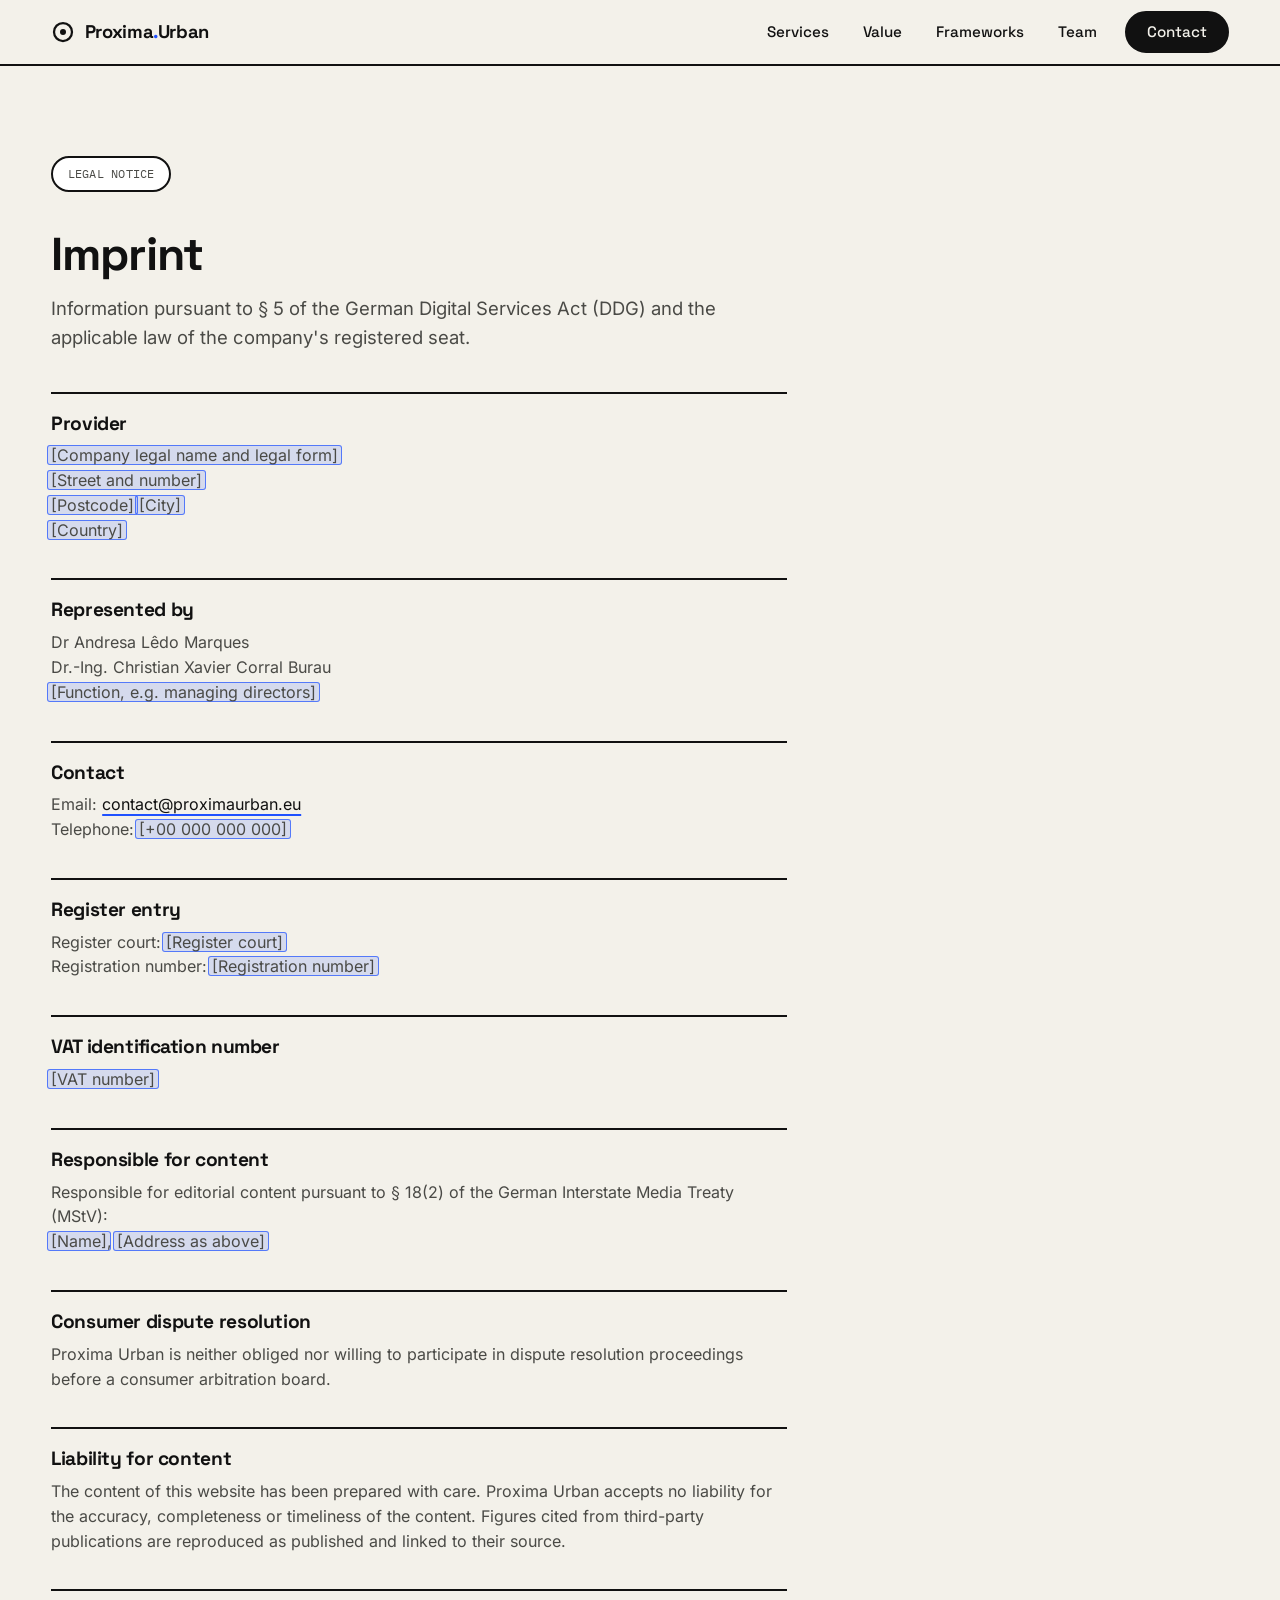
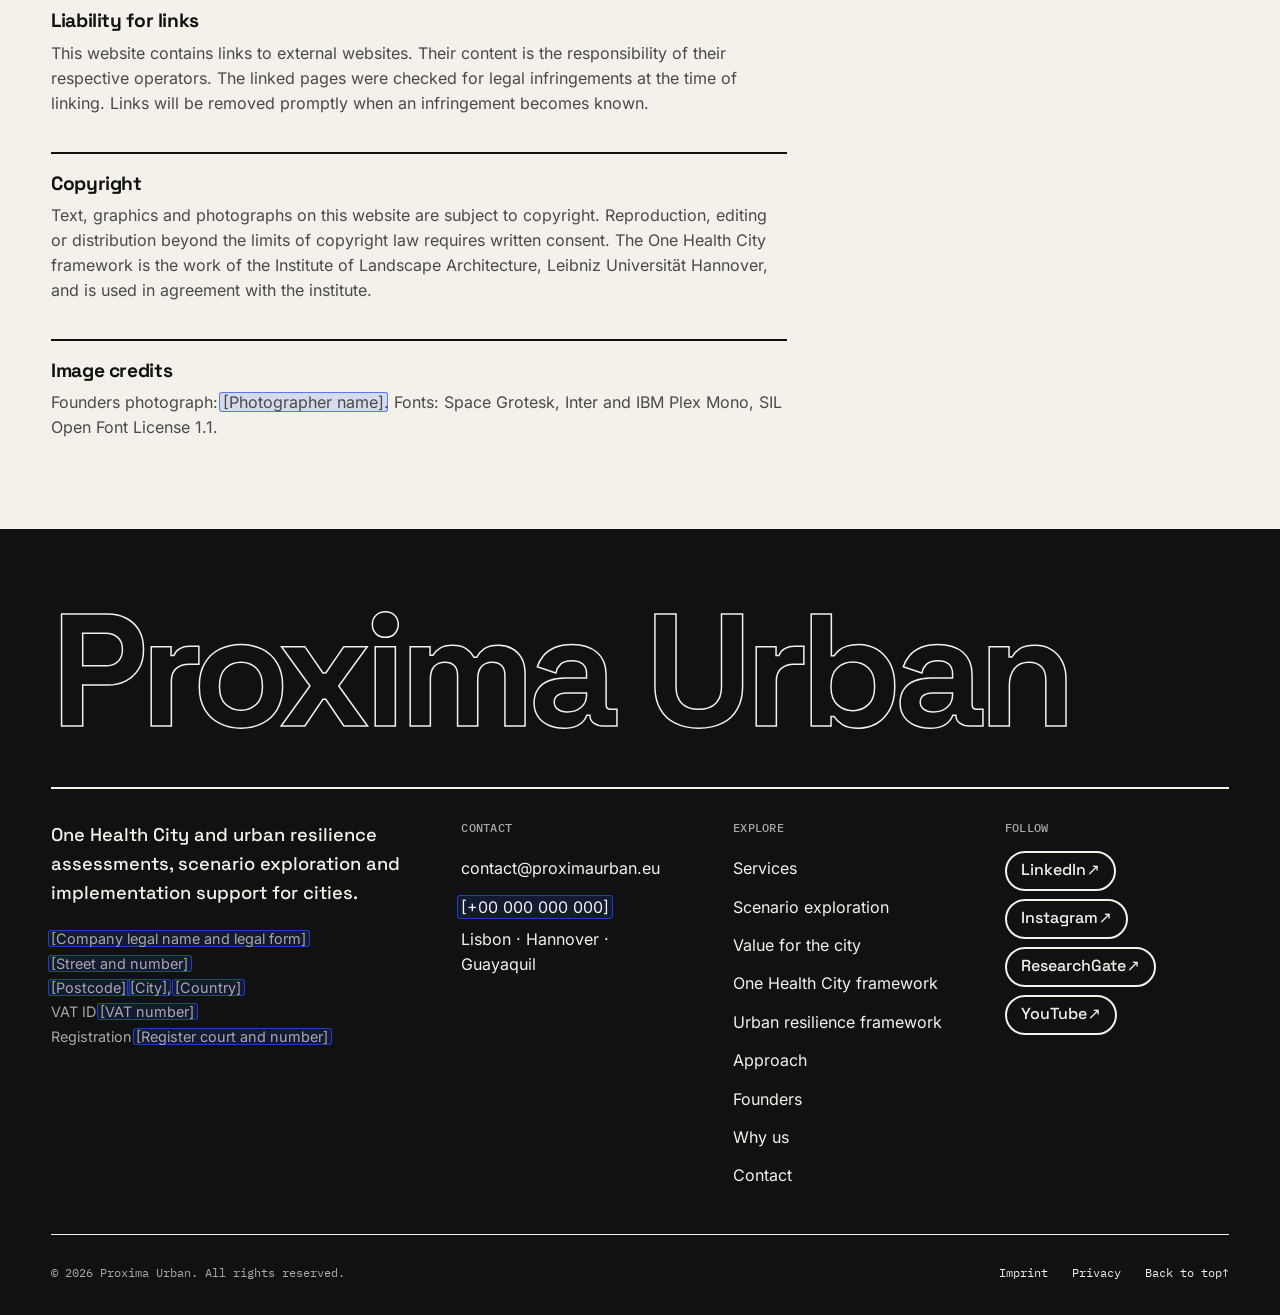
<file: imprint.html>
<!doctype html>
<html lang="en">
<head>
  <meta charset="utf-8">
  <meta name="viewport" content="width=device-width, initial-scale=1, viewport-fit=cover">
  <title>Imprint · Proxima Urban</title>
  <meta name="description" content="Legal notice of Proxima Urban.">
  <meta name="color-scheme" content="light dark">
  <meta name="theme-color" content="#f3f1ea" media="(prefers-color-scheme: light)">
  <meta name="theme-color" content="#0f0f0e" media="(prefers-color-scheme: dark)">
  <link rel="canonical" href="https://chrixco.github.io/urban-consulting/imprint.html">
  <meta property="og:type" content="website">
  <meta property="og:site_name" content="Proxima Urban">
  <meta property="og:title" content="Imprint · Proxima Urban">
  <meta property="og:description" content="Legal notice of Proxima Urban.">
  <meta property="og:url" content="https://chrixco.github.io/urban-consulting/imprint.html">
  <meta property="og:image" content="https://chrixco.github.io/urban-consulting/assets/og-image.jpg">
  <meta property="og:image:width" content="1200">
  <meta property="og:image:height" content="630">
  <meta name="twitter:card" content="summary_large_image">
  <link rel="icon" href="data:image/svg+xml,%3Csvg xmlns='http://www.w3.org/2000/svg' viewBox='0 0 32 32'%3E%3Crect width='32' height='32' rx='8' fill='%23111'/%3E%3Ccircle cx='16' cy='16' r='9' fill='none' stroke='%231F51FF' stroke-width='3'/%3E%3Ccircle cx='16' cy='16' r='3' fill='%231F51FF'/%3E%3C/svg%3E">
  <link rel="apple-touch-icon" href="assets/apple-touch-icon.png">
  <link rel="manifest" href="site.webmanifest">
  <link rel="preload" href="assets/fonts/space-grotesk-var.woff2" as="font" type="font/woff2" crossorigin>
  <link rel="preload" href="assets/fonts/inter-var.woff2" as="font" type="font/woff2" crossorigin>
  <link rel="stylesheet" href="fonts.css">
  <link rel="stylesheet" href="styles.css">
</head>
<body>
  <a class="skip-link" href="#main">Skip to content</a>
  <header class="site-header" id="site-header">
    <div class="header-inner">
      <a class="brand" href="index.html" aria-label="Proxima Urban home">
        <svg class="brand-mark" viewBox="0 0 32 32" aria-hidden="true">
          <circle cx="16" cy="16" r="12" fill="none" stroke="currentColor" stroke-width="3"/>
          <circle cx="16" cy="16" r="4" fill="currentColor"/>
        </svg>
        <span class="brand-name">Proxima<span class="brand-dot">.</span>Urban</span>
      </a>
      <button class="nav-toggle" aria-expanded="false" aria-controls="site-nav">
        <span class="nav-toggle-bar"></span>
        <span class="sr-only">Menu</span>
      </button>
      <nav id="site-nav" class="site-nav" aria-label="Primary">
        <a href="index.html#services">Services</a>
        <a href="index.html#value">Value</a>
        <a href="index.html#ohc">Frameworks</a>
        <a href="index.html#team">Team</a>
        <a href="index.html#contact" class="nav-cta">Contact</a>
      </nav>
    </div>
  </header>

  <main id="main" class="legal">
    <div class="legal-inner">
      <p class="section-label mono">Legal notice</p>
      <h1 class="h-large">Imprint</h1>
      <p class="legal-lead">Information pursuant to § 5 of the German Digital Services Act (DDG) and the applicable law of the company's registered seat.</p>

      <h2>Provider</h2>
      <p><span class="ph">[Company legal name and legal form]</span><br>
      <span class="ph">[Street and number]</span><br>
      <span class="ph">[Postcode]</span> <span class="ph">[City]</span><br>
      <span class="ph">[Country]</span></p>

      <h2>Represented by</h2>
      <p>Dr Andresa Lêdo Marques<br>Dr.-Ing. Christian Xavier Corral Burau<br><span class="ph">[Function, e.g. managing directors]</span></p>

      <h2>Contact</h2>
      <p>Email: <a class="underline-link" href="mailto:contact@proximaurban.eu">contact@proximaurban.eu</a><br>
      Telephone: <span class="ph">[+00 000 000 000]</span></p>

      <h2>Register entry</h2>
      <p>Register court: <span class="ph">[Register court]</span><br>
      Registration number: <span class="ph">[Registration number]</span></p>

      <h2>VAT identification number</h2>
      <p><span class="ph">[VAT number]</span></p>

      <h2>Responsible for content</h2>
      <p>Responsible for editorial content pursuant to § 18(2) of the German Interstate Media Treaty (MStV):<br>
      <span class="ph">[Name]</span>, <span class="ph">[Address as above]</span></p>

      <h2>Consumer dispute resolution</h2>
      <p>Proxima Urban is neither obliged nor willing to participate in dispute resolution proceedings before a consumer arbitration board.</p>

      <h2>Liability for content</h2>
      <p>The content of this website has been prepared with care. Proxima Urban accepts no liability for the accuracy, completeness or timeliness of the content. Figures cited from third-party publications are reproduced as published and linked to their source.</p>

      <h2>Liability for links</h2>
      <p>This website contains links to external websites. Their content is the responsibility of their respective operators. The linked pages were checked for legal infringements at the time of linking. Links will be removed promptly when an infringement becomes known.</p>

      <h2>Copyright</h2>
      <p>Text, graphics and photographs on this website are subject to copyright. Reproduction, editing or distribution beyond the limits of copyright law requires written consent. The One Health City framework is the work of the Institute of Landscape Architecture, Leibniz Universität Hannover, and is used in agreement with the institute.</p>

      <h2>Image credits</h2>
      <p>Founders photograph: <span class="ph">[Photographer name]</span>. Fonts: Space Grotesk, Inter and IBM Plex Mono, SIL Open Font License 1.1.</p>
    </div>
  </main>

  <footer class="site-footer">
    <div class="footer-wordmark" aria-hidden="true">Proxima Urban</div>
    <div class="footer-grid">
      <div class="footer-col footer-about">
        <p class="footer-tag">One Health City and urban resilience assessments, scenario exploration and implementation support for cities.</p>
        <address class="footer-small">
          <span class="ph">[Company legal name and legal form]</span><br>
          <span class="ph">[Street and number]</span><br>
          <span class="ph">[Postcode]</span> <span class="ph">[City]</span>, <span class="ph">[Country]</span><br>
          VAT ID <span class="ph">[VAT number]</span><br>
          Registration <span class="ph">[Register court and number]</span>
        </address>
      </div>
      <div class="footer-col footer-contact">
        <h2 class="mono">Contact</h2>
        <ul>
          <li><a href="mailto:contact@proximaurban.eu">contact@proximaurban.eu</a></li>
          <li><a href="tel:+000000000000"><span class="ph">[+00 000 000 000]</span></a></li>
          <li>Lisbon · Hannover · Guayaquil</li>
        </ul>
      </div>
      <div class="footer-col">
        <h2 class="mono">Explore</h2>
        <ul>
          <li><a href="index.html#services">Services</a></li>
          <li><a href="index.html#scenarios">Scenario exploration</a></li>
          <li><a href="index.html#value">Value for the city</a></li>
          <li><a href="index.html#ohc">One Health City framework</a></li>
          <li><a href="index.html#resilience-framework">Urban resilience framework</a></li>
          <li><a href="index.html#approach">Approach</a></li>
          <li><a href="index.html#team">Founders</a></li>
          <li><a href="index.html#why">Why us</a></li>
          <li><a href="index.html#contact">Contact</a></li>
        </ul>
      </div>
      <div class="footer-col">
        <h2 class="mono">Follow</h2>
        <ul class="social">
          <li><a href="#" class="social-link" data-placeholder="linkedin" rel="noopener" aria-label="Proxima Urban on LinkedIn (link to be added)">LinkedIn <span aria-hidden="true">↗</span></a></li>
          <li><a href="#" class="social-link" data-placeholder="instagram" rel="noopener" aria-label="Proxima Urban on Instagram (link to be added)">Instagram <span aria-hidden="true">↗</span></a></li>
          <li><a href="#" class="social-link" data-placeholder="researchgate" rel="noopener" aria-label="Proxima Urban on ResearchGate (link to be added)">ResearchGate <span aria-hidden="true">↗</span></a></li>
          <li><a href="#" class="social-link" data-placeholder="youtube" rel="noopener" aria-label="Proxima Urban on YouTube (link to be added)">YouTube <span aria-hidden="true">↗</span></a></li>
        </ul>
      </div>
    </div>
    <div class="footer-bottom">
      <p class="mono">© <span id="year">2026</span> Proxima Urban. All rights reserved.</p>
      <nav class="footer-legal-nav mono" aria-label="Legal">
        <a href="imprint.html">Imprint</a>
        <a href="privacy.html">Privacy</a>
        <a href="index.html#top" class="to-top">Back to top <span aria-hidden="true">↑</span></a>
      </nav>
    </div>
  </footer>

  <button type="button" class="to-top-fab" id="to-top" aria-label="Back to top" tabindex="-1">
    <svg viewBox="0 0 52 52" aria-hidden="true">
      <circle class="fab-track" cx="26" cy="26" r="23"/>
      <circle class="fab-ring" id="to-top-ring" cx="26" cy="26" r="23"/>
      <path class="fab-arrow" d="M26 34V18M19 25l7-7 7 7"/>
    </svg>
  </button>

  <script src="script.js" defer></script>
</body>
</html>
</file>
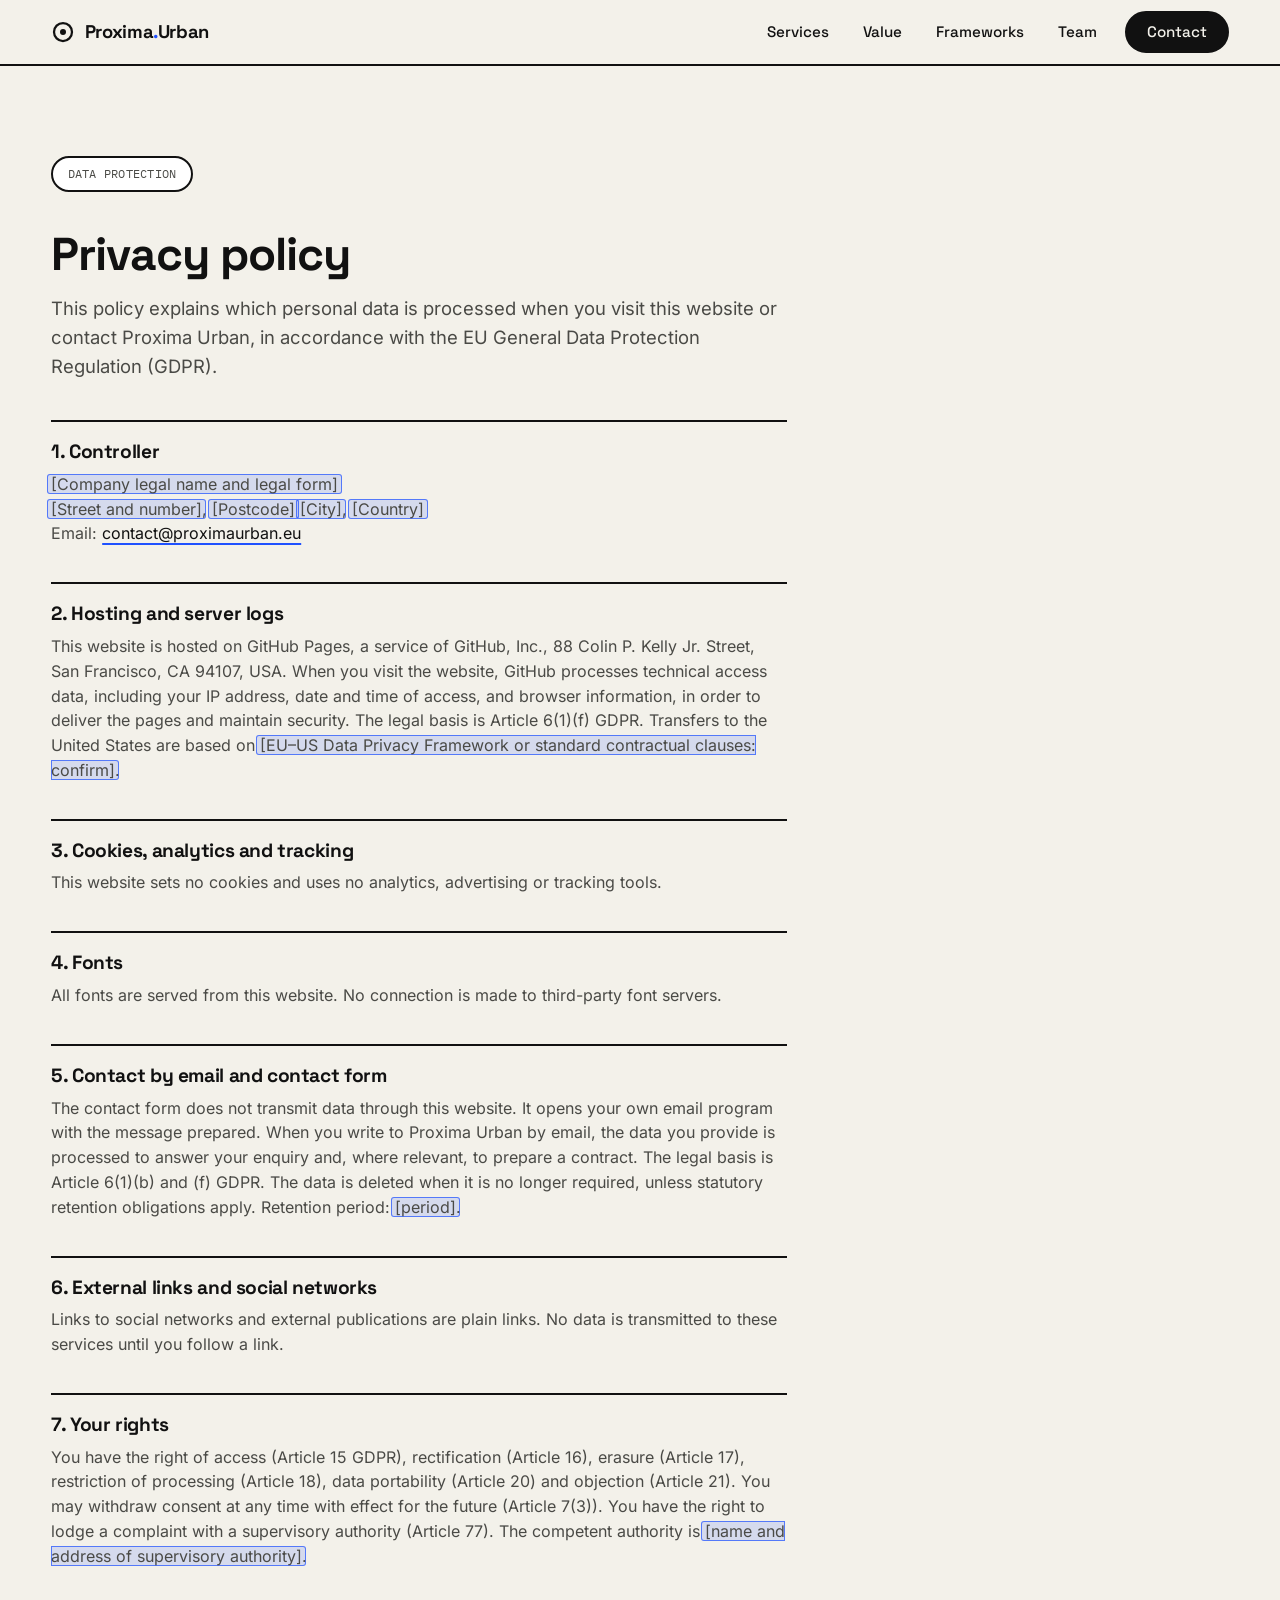
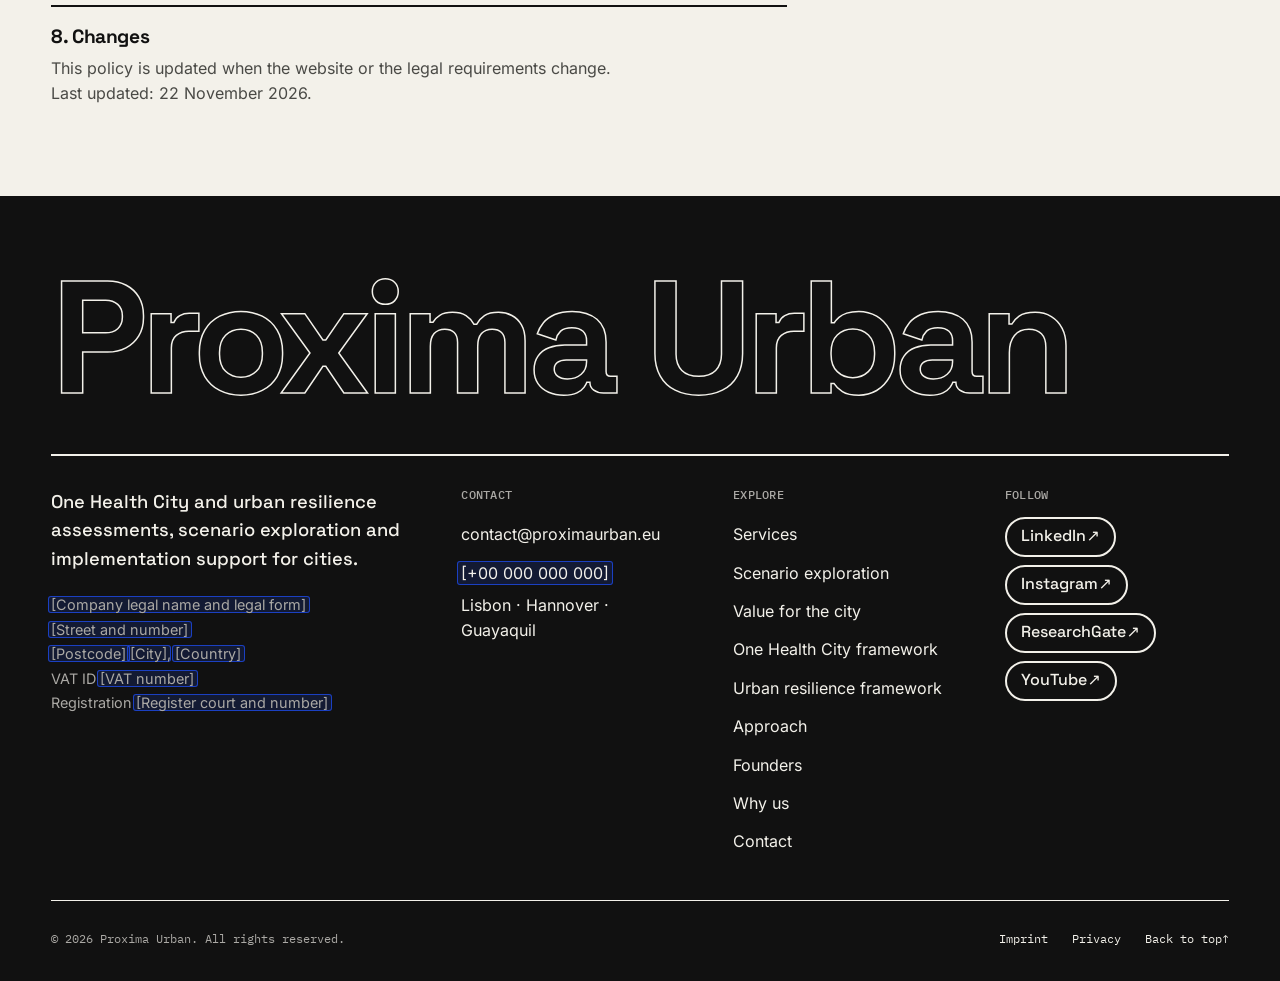
<file: privacy.html>
<!doctype html>
<html lang="en">
<head>
  <meta charset="utf-8">
  <meta name="viewport" content="width=device-width, initial-scale=1, viewport-fit=cover">
  <title>Privacy policy · Proxima Urban</title>
  <meta name="description" content="Privacy policy of Proxima Urban.">
  <meta name="color-scheme" content="light dark">
  <meta name="theme-color" content="#f3f1ea" media="(prefers-color-scheme: light)">
  <meta name="theme-color" content="#0f0f0e" media="(prefers-color-scheme: dark)">
  <link rel="canonical" href="https://chrixco.github.io/urban-consulting/privacy.html">
  <meta property="og:type" content="website">
  <meta property="og:site_name" content="Proxima Urban">
  <meta property="og:title" content="Privacy policy · Proxima Urban">
  <meta property="og:description" content="Privacy policy of Proxima Urban.">
  <meta property="og:url" content="https://chrixco.github.io/urban-consulting/privacy.html">
  <meta property="og:image" content="https://chrixco.github.io/urban-consulting/assets/og-image.jpg">
  <meta property="og:image:width" content="1200">
  <meta property="og:image:height" content="630">
  <meta name="twitter:card" content="summary_large_image">
  <link rel="icon" href="data:image/svg+xml,%3Csvg xmlns='http://www.w3.org/2000/svg' viewBox='0 0 32 32'%3E%3Crect width='32' height='32' rx='8' fill='%23111'/%3E%3Ccircle cx='16' cy='16' r='9' fill='none' stroke='%231F51FF' stroke-width='3'/%3E%3Ccircle cx='16' cy='16' r='3' fill='%231F51FF'/%3E%3C/svg%3E">
  <link rel="apple-touch-icon" href="assets/apple-touch-icon.png">
  <link rel="manifest" href="site.webmanifest">
  <link rel="preload" href="assets/fonts/space-grotesk-var.woff2" as="font" type="font/woff2" crossorigin>
  <link rel="preload" href="assets/fonts/inter-var.woff2" as="font" type="font/woff2" crossorigin>
  <link rel="stylesheet" href="fonts.css">
  <link rel="stylesheet" href="styles.css">
</head>
<body>
  <a class="skip-link" href="#main">Skip to content</a>
  <header class="site-header" id="site-header">
    <div class="header-inner">
      <a class="brand" href="index.html" aria-label="Proxima Urban home">
        <svg class="brand-mark" viewBox="0 0 32 32" aria-hidden="true">
          <circle cx="16" cy="16" r="12" fill="none" stroke="currentColor" stroke-width="3"/>
          <circle cx="16" cy="16" r="4" fill="currentColor"/>
        </svg>
        <span class="brand-name">Proxima<span class="brand-dot">.</span>Urban</span>
      </a>
      <button class="nav-toggle" aria-expanded="false" aria-controls="site-nav">
        <span class="nav-toggle-bar"></span>
        <span class="sr-only">Menu</span>
      </button>
      <nav id="site-nav" class="site-nav" aria-label="Primary">
        <a href="index.html#services">Services</a>
        <a href="index.html#value">Value</a>
        <a href="index.html#ohc">Frameworks</a>
        <a href="index.html#team">Team</a>
        <a href="index.html#contact" class="nav-cta">Contact</a>
      </nav>
    </div>
  </header>

  <main id="main" class="legal">
    <div class="legal-inner">
      <p class="section-label mono">Data protection</p>
      <h1 class="h-large">Privacy policy</h1>
      <p class="legal-lead">This policy explains which personal data is processed when you visit this website or contact Proxima Urban, in accordance with the EU General Data Protection Regulation (GDPR).</p>

      <h2>1. Controller</h2>
      <p><span class="ph">[Company legal name and legal form]</span><br>
      <span class="ph">[Street and number]</span>, <span class="ph">[Postcode]</span> <span class="ph">[City]</span>, <span class="ph">[Country]</span><br>
      Email: <a class="underline-link" href="mailto:contact@proximaurban.eu">contact@proximaurban.eu</a></p>

      <h2>2. Hosting and server logs</h2>
      <p>This website is hosted on GitHub Pages, a service of GitHub, Inc., 88 Colin P. Kelly Jr. Street, San Francisco, CA 94107, USA. When you visit the website, GitHub processes technical access data, including your IP address, date and time of access, and browser information, in order to deliver the pages and maintain security. The legal basis is Article 6(1)(f) GDPR. Transfers to the United States are based on <span class="ph">[EU–US Data Privacy Framework or standard contractual clauses: confirm]</span>.</p>

      <h2>3. Cookies, analytics and tracking</h2>
      <p>This website sets no cookies and uses no analytics, advertising or tracking tools.</p>

      <h2>4. Fonts</h2>
      <p>All fonts are served from this website. No connection is made to third-party font servers.</p>

      <h2>5. Contact by email and contact form</h2>
      <p>The contact form does not transmit data through this website. It opens your own email program with the message prepared. When you write to Proxima Urban by email, the data you provide is processed to answer your enquiry and, where relevant, to prepare a contract. The legal basis is Article 6(1)(b) and (f) GDPR. The data is deleted when it is no longer required, unless statutory retention obligations apply. Retention period: <span class="ph">[period]</span>.</p>

      <h2>6. External links and social networks</h2>
      <p>Links to social networks and external publications are plain links. No data is transmitted to these services until you follow a link.</p>

      <h2>7. Your rights</h2>
      <p>You have the right of access (Article 15 GDPR), rectification (Article 16), erasure (Article 17), restriction of processing (Article 18), data portability (Article 20) and objection (Article 21). You may withdraw consent at any time with effect for the future (Article 7(3)). You have the right to lodge a complaint with a supervisory authority (Article 77). The competent authority is <span class="ph">[name and address of supervisory authority]</span>.</p>

      <h2>8. Changes</h2>
      <p>This policy is updated when the website or the legal requirements change.<br>Last updated: 22 November 2026.</p>
    </div>
  </main>

  <footer class="site-footer">
    <div class="footer-wordmark" aria-hidden="true">Proxima Urban</div>
    <div class="footer-grid">
      <div class="footer-col footer-about">
        <p class="footer-tag">One Health City and urban resilience assessments, scenario exploration and implementation support for cities.</p>
        <address class="footer-small">
          <span class="ph">[Company legal name and legal form]</span><br>
          <span class="ph">[Street and number]</span><br>
          <span class="ph">[Postcode]</span> <span class="ph">[City]</span>, <span class="ph">[Country]</span><br>
          VAT ID <span class="ph">[VAT number]</span><br>
          Registration <span class="ph">[Register court and number]</span>
        </address>
      </div>
      <div class="footer-col footer-contact">
        <h2 class="mono">Contact</h2>
        <ul>
          <li><a href="mailto:contact@proximaurban.eu">contact@proximaurban.eu</a></li>
          <li><a href="tel:+000000000000"><span class="ph">[+00 000 000 000]</span></a></li>
          <li>Lisbon · Hannover · Guayaquil</li>
        </ul>
      </div>
      <div class="footer-col">
        <h2 class="mono">Explore</h2>
        <ul>
          <li><a href="index.html#services">Services</a></li>
          <li><a href="index.html#scenarios">Scenario exploration</a></li>
          <li><a href="index.html#value">Value for the city</a></li>
          <li><a href="index.html#ohc">One Health City framework</a></li>
          <li><a href="index.html#resilience-framework">Urban resilience framework</a></li>
          <li><a href="index.html#approach">Approach</a></li>
          <li><a href="index.html#team">Founders</a></li>
          <li><a href="index.html#why">Why us</a></li>
          <li><a href="index.html#contact">Contact</a></li>
        </ul>
      </div>
      <div class="footer-col">
        <h2 class="mono">Follow</h2>
        <ul class="social">
          <li><a href="#" class="social-link" data-placeholder="linkedin" rel="noopener" aria-label="Proxima Urban on LinkedIn (link to be added)">LinkedIn <span aria-hidden="true">↗</span></a></li>
          <li><a href="#" class="social-link" data-placeholder="instagram" rel="noopener" aria-label="Proxima Urban on Instagram (link to be added)">Instagram <span aria-hidden="true">↗</span></a></li>
          <li><a href="#" class="social-link" data-placeholder="researchgate" rel="noopener" aria-label="Proxima Urban on ResearchGate (link to be added)">ResearchGate <span aria-hidden="true">↗</span></a></li>
          <li><a href="#" class="social-link" data-placeholder="youtube" rel="noopener" aria-label="Proxima Urban on YouTube (link to be added)">YouTube <span aria-hidden="true">↗</span></a></li>
        </ul>
      </div>
    </div>
    <div class="footer-bottom">
      <p class="mono">© <span id="year">2026</span> Proxima Urban. All rights reserved.</p>
      <nav class="footer-legal-nav mono" aria-label="Legal">
        <a href="imprint.html">Imprint</a>
        <a href="privacy.html">Privacy</a>
        <a href="index.html#top" class="to-top">Back to top <span aria-hidden="true">↑</span></a>
      </nav>
    </div>
  </footer>

  <button type="button" class="to-top-fab" id="to-top" aria-label="Back to top" tabindex="-1">
    <svg viewBox="0 0 52 52" aria-hidden="true">
      <circle class="fab-track" cx="26" cy="26" r="23"/>
      <circle class="fab-ring" id="to-top-ring" cx="26" cy="26" r="23"/>
      <path class="fab-arrow" d="M26 34V18M19 25l7-7 7 7"/>
    </svg>
  </button>

  <script src="script.js" defer></script>
</body>
</html>
</file>
<file: fonts.css>
/* Self-hosted fonts (latin subset), downloaded from Google Fonts. Licensed under the SIL Open Font License 1.1. */
@font-face { font-family: 'IBM Plex Mono'; font-style: normal; font-weight: 400; font-display: swap; src: url('assets/fonts/ibm-plex-mono-400.woff2') format('woff2'); unicode-range: U+0000-00FF, U+0131, U+0152-0153, U+02BB-02BC, U+02C6, U+02DA, U+02DC, U+0304, U+0308, U+0329, U+2000-206F, U+20AC, U+2122, U+2191, U+2193, U+2212, U+2215, U+FEFF, U+FFFD; }
@font-face { font-family: 'IBM Plex Mono'; font-style: normal; font-weight: 500; font-display: swap; src: url('assets/fonts/ibm-plex-mono-500.woff2') format('woff2'); unicode-range: U+0000-00FF, U+0131, U+0152-0153, U+02BB-02BC, U+02C6, U+02DA, U+02DC, U+0304, U+0308, U+0329, U+2000-206F, U+20AC, U+2122, U+2191, U+2193, U+2212, U+2215, U+FEFF, U+FFFD; }
@font-face { font-family: 'Inter'; font-style: normal; font-weight: 400; font-display: swap; src: url('assets/fonts/inter-var.woff2') format('woff2'); unicode-range: U+0000-00FF, U+0131, U+0152-0153, U+02BB-02BC, U+02C6, U+02DA, U+02DC, U+0304, U+0308, U+0329, U+2000-206F, U+20AC, U+2122, U+2191, U+2193, U+2212, U+2215, U+FEFF, U+FFFD; }
@font-face { font-family: 'Inter'; font-style: normal; font-weight: 500; font-display: swap; src: url('assets/fonts/inter-var.woff2') format('woff2'); unicode-range: U+0000-00FF, U+0131, U+0152-0153, U+02BB-02BC, U+02C6, U+02DA, U+02DC, U+0304, U+0308, U+0329, U+2000-206F, U+20AC, U+2122, U+2191, U+2193, U+2212, U+2215, U+FEFF, U+FFFD; }
@font-face { font-family: 'Space Grotesk'; font-style: normal; font-weight: 400; font-display: swap; src: url('assets/fonts/space-grotesk-var.woff2') format('woff2'); unicode-range: U+0000-00FF, U+0131, U+0152-0153, U+02BB-02BC, U+02C6, U+02DA, U+02DC, U+0304, U+0308, U+0329, U+2000-206F, U+20AC, U+2122, U+2191, U+2193, U+2212, U+2215, U+FEFF, U+FFFD; }
@font-face { font-family: 'Space Grotesk'; font-style: normal; font-weight: 500; font-display: swap; src: url('assets/fonts/space-grotesk-var.woff2') format('woff2'); unicode-range: U+0000-00FF, U+0131, U+0152-0153, U+02BB-02BC, U+02C6, U+02DA, U+02DC, U+0304, U+0308, U+0329, U+2000-206F, U+20AC, U+2122, U+2191, U+2193, U+2212, U+2215, U+FEFF, U+FFFD; }
@font-face { font-family: 'Space Grotesk'; font-style: normal; font-weight: 700; font-display: swap; src: url('assets/fonts/space-grotesk-var.woff2') format('woff2'); unicode-range: U+0000-00FF, U+0131, U+0152-0153, U+02BB-02BC, U+02C6, U+02DA, U+02DC, U+0304, U+0308, U+0329, U+2000-206F, U+20AC, U+2122, U+2191, U+2193, U+2212, U+2215, U+FEFF, U+FFFD; }
</file>
<file: styles.css>
/* Proxima Urban — neo-brutalist minimal */

:root {
  --bg: #f3f1ea;
  --bg-2: #e9e6dc;
  --ink: #111111;
  --ink-2: #4a4a46;
  --paper: #ffffff;
  --accent: #1f51ff;
  --accent-ink: #ffffff;
  --line: #111111;
  --focus: #1f51ff;

  --fig-grid: rgba(17, 17, 17, 0.12);
  --fig-ring-2: rgba(17, 17, 17, 0.05);
  --fig-ring-3: rgba(17, 17, 17, 0.025);

  --font-display: "Space Grotesk", "Inter", system-ui, sans-serif;
  --font-body: "Inter", system-ui, -apple-system, "Segoe UI", sans-serif;
  --font-mono: "IBM Plex Mono", ui-monospace, SFMono-Regular, Menlo, monospace;

  --bw: 2px;              /* border width */
  --phi: 1.618;                               /* golden ratio, used for layout and chart proportions */
  --pad-card: clamp(20px, 2.4vw, 32px);      /* cells, panels, forms */
  --pad-card-lg: clamp(24px, 3.2vw, 40px);   /* service and founder cards */
  --radius: 18px;         /* panels, grids, figures */
  --radius-sm: 10px;      /* buttons, inputs */
  --radius-pill: 999px;   /* labels, badges */
  --shadow: 8px 8px 0 0 var(--ink);
  --shadow-sm: 4px 4px 0 0 var(--ink);
  --gutter-inner: clamp(16px, 4vw, 56px);
  --edge: max(0px, calc((100vw - 1440px) / 2));   /* centres content on wide screens */
  --gutter: calc(var(--gutter-inner) + var(--edge));
  --ease: cubic-bezier(0.22, 1, 0.36, 1);
  --dur: 700ms;
}

@media (prefers-color-scheme: dark) {
  :root:not([data-theme="light"]) {
    --bg: #0f0f0e;
    --bg-2: #181816;
    --ink: #f3f1ea;
    --ink-2: #b4b2aa;
    --paper: #171716;
    --accent: #1f51ff;
    --accent-ink: #ffffff;
    --line: #f3f1ea;
    --focus: #6f8dff;
    --fig-grid: rgba(243, 241, 234, 0.12);
    --fig-ring-2: rgba(243, 241, 234, 0.05);
    --fig-ring-3: rgba(243, 241, 234, 0.025);
  }
}
:root[data-theme="dark"] {
  --bg: #0f0f0e;
  --bg-2: #181816;
  --ink: #f3f1ea;
  --ink-2: #b4b2aa;
  --paper: #171716;
  --accent: #1f51ff;
  --accent-ink: #ffffff;
  --line: #f3f1ea;
  --focus: #6f8dff;
  --fig-grid: rgba(243, 241, 234, 0.12);
  --fig-ring-2: rgba(243, 241, 234, 0.05);
  --fig-ring-3: rgba(243, 241, 234, 0.025);
}

*, *::before, *::after { box-sizing: border-box; }
html { scroll-behavior: smooth; }
body {
  margin: 0;
  background: var(--bg);
  color: var(--ink);
  font-family: var(--font-body);
  font-size: 1rem;
  line-height: 1.55;
  -webkit-font-smoothing: antialiased;
}
html, body { overflow-x: clip; }
img, svg { max-width: 100%; height: auto; }
a { color: inherit; text-decoration: none; }
:focus-visible { outline: 3px solid var(--focus); outline-offset: 3px; }

h1, h2, h3 { font-family: var(--font-display); font-weight: 700; line-height: 1.05; margin: 0 0 0.5em; letter-spacing: -0.02em; }
h3 { font-size: 1.35rem; letter-spacing: -0.01em; }
p { margin: 0 0 1em; }
p:last-child { margin-bottom: 0; }
.mono { font-family: var(--font-mono); font-size: 0.78rem; letter-spacing: 0.02em; text-transform: uppercase; }
.mono-svg text { font-family: var(--font-mono); font-size: 11px; letter-spacing: 0.06em; }

.sr-only { position: absolute; width: 1px; height: 1px; padding: 0; margin: -1px; overflow: hidden; clip: rect(0,0,0,0); white-space: nowrap; border: 0; }
.skip-link { position: absolute; left: var(--gutter); top: -100px; background: var(--ink); color: var(--bg); padding: .5rem .75rem; z-index: 100; font-family: var(--font-mono); border-radius: var(--radius-sm); }
.skip-link:focus { top: 8px; }

.box { border: var(--bw) solid var(--line); background: var(--paper); border-radius: var(--radius); overflow: hidden; }
.shadow { box-shadow: var(--shadow); }
.shadow-accent { box-shadow: 8px 8px 0 0 var(--accent), 8px 8px 0 var(--bw) var(--ink); }

/* Progress bar */
.progress { position: fixed; top: 0; left: 0; right: 0; height: 3px; z-index: 60; background: transparent; }
.progress span { display: block; height: 100%; width: 0; background: var(--accent); border-radius: 0 var(--radius-pill) var(--radius-pill) 0; }

/* Header */
.site-header {
  position: sticky; top: 0; z-index: 50;
  background: var(--bg);
  border-bottom: var(--bw) solid var(--line);
  transition: transform .4s var(--ease);
}
.site-header.is-hidden { transform: translateY(-100%); }
.header-inner {
  display: flex; align-items: center; justify-content: space-between; gap: 1rem;
  min-height: 64px; padding: 0 max(var(--gutter), env(safe-area-inset-right)) 0 max(var(--gutter), env(safe-area-inset-left));
}
.brand { display: inline-flex; align-items: center; gap: .6rem; font-family: var(--font-display); font-weight: 700; font-size: 1.15rem; letter-spacing: -0.02em; }
.brand-mark { width: 24px; height: 24px; }
.brand-dot { color: var(--accent); }
.site-nav { display: flex; align-items: stretch; gap: 0; }
.site-nav a {
  display: inline-flex; align-items: center; gap: .5rem;
  padding: 0 1rem; min-height: 64px;
  font-family: var(--font-display); font-weight: 500; font-size: .95rem;
  border-left: var(--bw) solid transparent;
  position: relative;
}
.site-nav a .mono { opacity: .55; }
.site-nav a::after {
  content: ""; position: absolute; left: 0; right: 0; bottom: -2px; height: 4px;
  background: var(--accent); transform: scaleX(0); transform-origin: left;
  transition: transform .3s var(--ease);
}
.site-nav a:hover::after, .site-nav a.is-active::after { transform: scaleX(1); }
.nav-cta {
  margin-left: .75rem;
  align-self: center;
  min-height: 42px !important;
  background: var(--ink); color: var(--bg) !important;
  border: var(--bw) solid var(--ink) !important;
  border-radius: var(--radius-pill);
  padding: 0 1.25rem !important;
  transition: background .2s, color .2s, border-color .2s;
}
.nav-cta:hover { background: var(--accent); color: var(--accent-ink) !important; border-color: var(--accent) !important; }
.nav-cta::after { display: none; }

.nav-toggle { display: none; width: 44px; height: 44px; background: none; border: var(--bw) solid var(--line); border-radius: var(--radius-sm); cursor: pointer; position: relative; }
.nav-toggle-bar, .nav-toggle-bar::before, .nav-toggle-bar::after { content: ""; display: block; position: absolute; left: 11px; width: 18px; height: 2px; background: var(--ink); transition: transform .2s ease, opacity .2s ease; }
.nav-toggle-bar { top: 20px; }
.nav-toggle-bar::before { top: -6px; left: 0; }
.nav-toggle-bar::after { top: 6px; left: 0; }
.nav-toggle[aria-expanded="true"] .nav-toggle-bar { background: transparent; }
.nav-toggle[aria-expanded="true"] .nav-toggle-bar::before { transform: translateY(6px) rotate(45deg); }
.nav-toggle[aria-expanded="true"] .nav-toggle-bar::after { transform: translateY(-6px) rotate(-45deg); }

@media (max-width: 900px) {
  .nav-toggle { display: block; }
  .site-nav {
    display: none; position: absolute; left: 0; right: 0; top: 100%;
    flex-direction: column; background: var(--bg);
    border-bottom: var(--bw) solid var(--line);
  }
  .site-nav.is-open { display: flex; }
  .site-nav a { min-height: 56px; padding: 0 var(--gutter); border-left: 0; border-top: var(--bw) solid var(--line); font-size: 1.1rem; }
  .site-nav a::after { display: none; }
  .nav-cta { margin: 1rem var(--gutter); align-self: stretch; justify-content: center; min-height: 52px !important; border-top: var(--bw) solid var(--ink) !important; }
}

/* Buttons */
.button {
  display: inline-flex; align-items: center; justify-content: center; gap: .6rem;
  padding: .85rem 1.3rem;
  font-family: var(--font-display); font-weight: 700; font-size: 1rem; letter-spacing: -0.01em;
  border: var(--bw) solid var(--line); border-radius: var(--radius-sm); cursor: pointer; line-height: 1;
  transition: transform .18s var(--ease), box-shadow .18s var(--ease), background .2s, color .2s;
  box-shadow: var(--shadow-sm);
}
.button:hover { transform: translate(-2px, -2px); box-shadow: 6px 6px 0 0 var(--ink); }
.button:active { transform: translate(2px, 2px); box-shadow: 0 0 0 0 var(--ink); }
.button-primary { background: var(--ink); color: var(--bg); }
.button-primary:hover { background: var(--accent); color: var(--accent-ink); }
.button-secondary { background: var(--paper); color: var(--ink); }
.button-secondary:hover { background: var(--accent); color: var(--accent-ink); }
.button-block { width: 100%; }

/* Sections */
.section { padding: clamp(3.5rem, 8vw, 7rem) var(--gutter); border-bottom: var(--bw) solid var(--line); position: relative; }
.section-label { margin-bottom: clamp(1.5rem, 3vw, 2.5rem); display: inline-block; padding: .4rem .9rem; border: var(--bw) solid var(--line); border-radius: var(--radius-pill); background: var(--paper); }
.section-head { max-width: 60rem; margin-bottom: clamp(2rem, 5vw, 4rem); }
.section-intro { color: var(--ink-2); font-size: 1.1rem; max-width: 60ch; margin-top: 1rem; }
.h-large { font-size: clamp(1.75rem, 3.6vw, 3rem); }
.section-alt { background: var(--bg-2); }
.section-alt .section-label { background: var(--bg-2); }
.section-dark { background: var(--ink); color: var(--bg); --line: var(--bg); --paper: var(--ink); --ink-2: color-mix(in srgb, var(--bg) 70%, var(--ink)); }
.section-dark .section-label { background: var(--ink); }
.section-accent { background: var(--accent); color: var(--accent-ink); --ink: #ffffff; --bg: #1f51ff; --line: #ffffff; --paper: #1f51ff; --ink-2: rgba(255, 255, 255, 0.82); }

/* Hero */
.hero { padding: clamp(3rem, 7vw, 6rem) var(--gutter) clamp(3rem, 7vw, 6rem); border-bottom: var(--bw) solid var(--line); background:
  linear-gradient(var(--fig-grid) 1px, transparent 1px) 0 0 / 100% 64px,
  linear-gradient(90deg, var(--fig-grid) 1px, transparent 1px) 0 0 / 64px 100%,
  var(--bg); }
.hero-grid { display: grid; grid-template-columns: minmax(0, 1.618fr) minmax(0, 1fr); gap: clamp(2rem, 5vw, 5rem); align-items: center; }
.eyebrow { margin-bottom: 1.5rem; color: var(--ink-2); }
.display { font-size: clamp(2.1rem, 5.2vw, 4.5rem); line-height: 1; letter-spacing: -0.035em; margin-bottom: 1.5rem; }
.display em { font-style: normal; background: var(--accent); color: var(--accent-ink); padding: 0 .12em; border-radius: .14em; box-decoration-break: clone; -webkit-box-decoration-break: clone; }
.display .line { display: block; overflow: hidden; padding-bottom: .06em; }
.display .line > span { display: block; transform: translateY(110%); animation: rise .9s var(--ease) forwards; }
.display .line:nth-child(1) > span { animation-delay: .05s; }
.display .line:nth-child(2) > span { animation-delay: .17s; }
.display .line:nth-child(3) > span { animation-delay: .29s; }
.display .line:nth-child(4) > span { animation-delay: .26s; }
.display .line:nth-child(5) > span { animation-delay: .33s; }
.display .line:nth-child(6) > span { animation-delay: .40s; }
.display .line:nth-child(7) > span { animation-delay: .47s; }
@keyframes rise { to { transform: translateY(0); } }
.lead { font-size: 1.15rem; color: var(--ink-2); max-width: 56ch; }
.hero-actions { display: flex; flex-wrap: wrap; gap: 1rem; margin-top: 2rem; }
.hero-figure { margin: 0; padding: 0; }
.hero-panel { padding: clamp(14px, 1.8vw, 20px) clamp(16px, 2vw, 22px) clamp(20px, 2.4vw, 26px); border-bottom: var(--bw) solid var(--line); }
.hero-panel-head { margin: 0 0 .6rem; display: flex; gap: .6rem; align-items: center; }
.hero-panel-head span { display: inline-flex; align-items: center; justify-content: center; min-width: 1.9rem; height: 1.4rem; padding: 0 .4rem; border-radius: var(--radius-pill); background: var(--ink); color: var(--bg); }
.bar, .bar-up { transform-box: fill-box; transform-origin: left center; animation: grow-x 1.4s var(--ease) .6s both; }
.bar-2 { animation-delay: .8s; } .bar-3 { animation-delay: 1s; }
.bar-up { transform-origin: center bottom; animation-name: grow-y; animation-delay: 1.1s; }
.bar-down { transform-box: fill-box; transform-origin: center top; animation: grow-y 1.4s var(--ease) 1.3s both; }
@keyframes grow-x { from { transform: scaleX(0); } to { transform: scaleX(1); } }
@keyframes grow-y { from { transform: scaleY(0); } to { transform: scaleY(1); } }
.water { animation: fill 6s ease-in-out infinite; }
@keyframes fill { 0%, 100% { transform: translateY(30px); } 45%, 70% { transform: translateY(0); } }
.rain { animation: rain 1.6s linear infinite; opacity: 0; }
.rain-2 { animation-delay: .4s; } .rain-3 { animation-delay: .8s; } .rain-4 { animation-delay: 1.2s; }
@keyframes rain { 0% { transform: translateY(0); opacity: 0; } 15% { opacity: .9; } 100% { transform: translateY(70px); opacity: 0; } }
.hero-lines { list-style: none; margin: 1.75rem 0 0; padding: 0; border-top: var(--bw) solid var(--line); max-width: 40rem; }
.hero-lines a { display: grid; grid-template-columns: 2.5rem minmax(0, 1fr) auto; gap: .75rem; align-items: center; padding: .85rem 0; border-bottom: var(--bw) solid var(--line); font-family: var(--font-display); font-weight: 500; font-size: 1.1rem; transition: padding-left .3s var(--ease), color .2s; }
.hero-lines a:hover { padding-left: .75rem; color: var(--accent); }
.hero-lines .arrow { transition: transform .3s var(--ease); }
.hero-lines a:hover .arrow { transform: translateX(6px); }
.hero-figure svg { display: block; width: 100%; }
.hero-figure figcaption { padding: .85rem clamp(16px, 2vw, 22px); text-transform: none; letter-spacing: 0; color: var(--ink-2); }
.ring { transform-box: fill-box; transform-origin: center; }
.ring-3 { animation: spin 90s linear infinite; }
.ring-2 { animation: spin 60s linear infinite reverse; }
.pulse { transform-box: fill-box; transform-origin: center; animation: pulse 3.2s var(--ease) infinite; opacity: 0; }
@keyframes spin { to { transform: rotate(360deg); } }
@keyframes pulse { 0% { transform: scale(1); opacity: .9; } 100% { transform: scale(3.3); opacity: 0; } }
.plot { transform-box: fill-box; transform-origin: center; animation: blink 4s ease-in-out infinite; }
.plot:nth-child(2) { animation-delay: 1s; } .plot:nth-child(3) { animation-delay: 2s; } .plot:nth-child(4) { animation-delay: 3s; }
@keyframes blink { 0%, 100% { fill: var(--ink); } 50% { fill: var(--accent); } }
@media (max-width: 900px) { .hero-grid { grid-template-columns: minmax(0, 1fr); } .hero-figure { max-width: 560px; } .display { font-size: clamp(2.1rem, 7vw, 3.6rem); } }

/* Marquee */
.marquee { overflow: hidden; border-bottom: var(--bw) solid var(--line); background: var(--accent); color: var(--accent-ink); padding: .9rem 0; }
.marquee-track { display: flex; gap: 2.5rem; width: max-content; animation: marquee 40s linear infinite; font-family: var(--font-display); font-weight: 700; font-size: 1.25rem; letter-spacing: -0.01em; white-space: nowrap; }
.marquee:hover .marquee-track { animation-play-state: paused; }
.marquee .sep { font-size: .6rem; align-self: center; }
@keyframes marquee { to { transform: translateX(-50%); } }

/* Stats */
.stats-head { padding: 1rem var(--gutter); border-bottom: var(--bw) solid var(--line); }
.stats-head h2 { margin: 0; font-size: .78rem; font-weight: 500; letter-spacing: .02em; }
.stats { display: grid; grid-template-columns: repeat(4, minmax(0, 1fr)); border-bottom: var(--bw) solid var(--line); padding: 0 var(--edge); }
@media (min-width: 1441px) { .stat:first-child { border-left: var(--bw) solid var(--line); } .stat:last-child { border-right: var(--bw) solid var(--line) !important; } }
.stat { padding: 2rem var(--gutter-inner) 2rem; border-right: var(--bw) solid var(--line); display: flex; flex-direction: column; gap: .75rem; transition: background .25s; }
.stat:last-child { border-right: 0; }
.stat:hover { background: var(--paper); }
.stat-value { font-family: var(--font-display); font-weight: 700; font-size: clamp(2.2rem, 4.2vw, 3.6rem); letter-spacing: -0.04em; line-height: 1; font-variant-numeric: tabular-nums; }
.stat-label { color: var(--ink-2); font-size: .95rem; line-height: 1.45; }
.stat-source { margin-top: auto; padding-top: .5rem; color: var(--ink-2); text-transform: none; letter-spacing: 0; text-decoration: underline; text-decoration-color: var(--accent); text-decoration-thickness: 2px; text-underline-offset: 3px; display: inline-block; width: auto; max-width: 100%; }
.stat-source:hover { color: var(--ink); }
.section-accent .stat-source { text-decoration-color: currentColor; color: var(--ink-2); }
@media (max-width: 900px) { .stats { grid-template-columns: repeat(2, minmax(0, 1fr)); } .stat:nth-child(2) { border-right: 0; } .stat:nth-child(-n+2) { border-bottom: var(--bw) solid var(--line); } }
@media (max-width: 520px) { .stats { grid-template-columns: minmax(0, 1fr); } .stat { border-right: 0 !important; border-bottom: var(--bw) solid var(--line); } .stat:last-child { border-bottom: 0; } }

/* Mandate */
.mandate-grid { display: grid; grid-template-columns: minmax(0, 1fr) minmax(0, 1.618fr); gap: clamp(2rem, 5vw, 5rem); align-items: start; }
.mandate-text { font-size: 1.1rem; color: var(--ink-2); }
.mandate-text p:first-child::first-letter { font-family: var(--font-display); font-weight: 700; font-size: 3.2em; float: left; line-height: .8; margin: .08em .12em 0 0; color: var(--ink); }
@media (max-width: 900px) { .mandate-grid { grid-template-columns: minmax(0, 1fr); } }

/* Services */
.services-grid { display: grid; grid-template-columns: repeat(2, minmax(0, 1fr)); border: var(--bw) solid var(--line); border-radius: var(--radius); overflow: hidden; }
.service-card { padding: var(--pad-card-lg); border-right: var(--bw) solid var(--line); border-bottom: var(--bw) solid var(--line); position: relative; display: flex; flex-direction: column; transition: background .3s var(--ease), color .3s; }
.service-card:nth-child(2n) { border-right: 0; }
.service-card:nth-last-child(-n+2) { border-bottom: 0; }
.service-card:hover { background: var(--accent); color: var(--accent-ink); --ink-2: rgba(255, 255, 255, 0.82); --line: #ffffff; }
.service-top { display: flex; justify-content: space-between; align-items: baseline; gap: 1rem; margin-bottom: 1.5rem; }
.service-index { font-family: var(--font-display); font-weight: 700; font-size: clamp(2.5rem, 5vw, 4rem); line-height: 1; letter-spacing: -0.04em; }
.service-tag { opacity: .7; text-align: right; }
.service-card h3 { font-size: clamp(1.35rem, 2vw, 1.7rem); }
.service-card > p { color: var(--ink-2); }
.service-card h4 { margin: 1.75rem 0 0; color: var(--ink-2); font-weight: 500; }
.service-card h4 + .service-list { margin-top: .6rem; }
.service-lead { color: inherit !important; text-transform: none; letter-spacing: 0; margin-bottom: 1rem; }
.service-list-value li::before { content: "+"; }
.services-grid.has-wide .service-card { border-bottom: var(--bw) solid var(--line); }
.services-grid.has-wide .service-card-wide { grid-column: 1 / -1; border-right: 0; border-bottom: 0; }
.services-grid.has-wide .service-card-wide:not(:last-child) { border-bottom: var(--bw) solid var(--line); }
.service-req { display: inline-block; margin: 0 0 .9rem; padding: .3rem .75rem; border: var(--bw) solid currentColor; border-radius: var(--radius-pill); text-transform: none; letter-spacing: 0; font-size: .75rem; }
.service-wide-grid { display: grid; grid-template-columns: minmax(0, 1fr) minmax(0, 1.618fr); gap: clamp(1.5rem, 4vw, 3.5rem); }
.service-wide-main > p { color: var(--ink-2); }
.service-wide-side h4:first-child { margin-top: 0; }
@media (max-width: 900px) { .service-wide-grid { grid-template-columns: minmax(0, 1fr); gap: 0; } .service-wide-side h4:first-child { margin-top: 1.75rem; } }
.service-note { margin-top: 1.5rem; color: var(--ink-2); max-width: 72ch; }
.service-list { margin: 1.25rem 0 0; padding: 0; list-style: none; border-top: var(--bw) solid var(--line); }
.service-list li { padding: .6rem 0 .6rem 1.4rem; border-bottom: 1px solid var(--line); font-size: .95rem; position: relative; }
.service-list li::before { content: "—"; position: absolute; left: 0; font-family: var(--font-mono); }
.service-card-featured::after { content: attr(data-badge); position: absolute; top: 1rem; right: 1rem; font-family: var(--font-mono); font-size: .68rem; text-transform: uppercase; letter-spacing: .05em; padding: .3rem .75rem; background: var(--accent); color: var(--accent-ink); border: var(--bw) solid currentColor; border-radius: var(--radius-pill); }
.service-card-featured .service-top { margin-top: 2.25rem; }
.text-link { margin-top: auto; padding-top: 1.25rem; align-self: flex-start; font-family: var(--font-display); font-weight: 700; display: inline-flex; gap: .5rem; align-items: center; }
.text-link::after { content: "→"; transition: transform .25s var(--ease); }
.text-link:hover::after { transform: translateX(6px); }
@media (max-width: 900px) {
  .services-grid { grid-template-columns: minmax(0, 1fr); }
  .service-card { border-right: 0 !important; border-bottom: var(--bw) solid var(--line) !important; }
  .service-card:last-child { border-bottom: 0 !important; }
  .service-card-featured .service-top { margin-top: 0; }
  .service-top { flex-direction: column; align-items: flex-start; gap: .6rem; margin-bottom: 1.25rem; }
  .service-tag { text-align: left; }
  .service-card-featured::after { position: static; display: inline-block; margin-bottom: 1rem; width: auto; max-width: 100%; align-self: flex-start; line-height: 1.4; order: -1; }
}

/* Services at a glance */
.offer-grid { list-style: none; margin: 0 0 clamp(2rem, 4vw, 3rem); padding: 0; display: grid; grid-template-columns: repeat(4, minmax(0, 1fr)); gap: var(--bw); background: var(--line); border: var(--bw) solid var(--line); border-radius: var(--radius); overflow: hidden; }
.offer { background: var(--paper); }
.offer-link { display: flex; flex-direction: column; gap: .75rem; height: 100%; padding: var(--pad-card); color: inherit; transition: background .25s, color .25s; }
.offer-link:hover, .offer-link:focus-visible { background: var(--accent); color: var(--accent-ink); --ink-2: rgba(255, 255, 255, 0.82); text-decoration: none; }
.offer-top { display: flex; justify-content: space-between; align-items: baseline; gap: .5rem; }
.offer-num { font-family: var(--font-display); font-weight: 700; font-size: 2rem; line-height: 1; letter-spacing: -0.04em; }
.offer-kind { padding: .2rem .6rem; border: 1px solid currentColor; border-radius: var(--radius-pill); text-transform: none; letter-spacing: 0; font-size: .72rem; }
.offer-follow .offer-kind { border-style: dashed; }
.offer-name { font-family: var(--font-display); font-weight: 700; font-size: 1.2rem; line-height: 1.2; min-height: 2.4em; }
.offer-row { display: block; font-size: .9rem; line-height: 1.4; padding-top: .55rem; border-top: 1px solid color-mix(in srgb, currentColor 25%, transparent); }
.offer-row .mono { display: block; margin-bottom: .15rem; color: var(--ink-2); text-transform: none; letter-spacing: 0; font-size: .72rem; }
@media (max-width: 1100px) { .offer-grid { grid-template-columns: repeat(2, minmax(0, 1fr)); } }
@media (max-width: 600px) { .offer-grid { grid-template-columns: minmax(0, 1fr); } .offer-name { min-height: 0; } }
@media (hover: none) { .offer-link:hover { background: none; color: inherit; --ink-2: inherit; } }

/* OHC */
.ohc-list { list-style: none; margin: 0 0 3rem; padding: 0; border-top: var(--bw) solid var(--line); }
.ohc-domain { display: grid; grid-template-columns: 6rem minmax(0, 1fr); gap: 1.5rem; padding: 1.5rem 0; border-bottom: var(--bw) solid var(--line); align-items: start; transition: padding-left .3s var(--ease); }
.ohc-domain:hover { padding-left: 1rem; }
.ohc-index { font-family: var(--font-display); font-weight: 700; font-size: clamp(2.5rem, 6vw, 4.5rem); line-height: .9; letter-spacing: -0.05em; }
.ohc-domain h3 { font-size: 1.4rem; margin-bottom: .35rem; }
.ohc-domain p { color: var(--ink-2); max-width: 70ch; }
.ohc-levels { padding: var(--pad-card); max-width: 56rem; }
.ohc-levels h3 { margin-bottom: 1rem; }
.ohc-levels table { width: 100%; border-collapse: collapse; }
.ohc-levels th, .ohc-levels td { text-align: left; padding: .9rem .75rem .9rem 0; border-bottom: 1px solid var(--line); vertical-align: top; }
.ohc-levels th { font-family: var(--font-mono); font-size: .75rem; text-transform: uppercase; letter-spacing: .05em; color: var(--ink-2); }
.ohc-levels td:first-child { width: 13rem; white-space: nowrap; }
.ohc-levels tr:last-child td { border-bottom: 0; padding-bottom: 0; }
.pill { display: inline-block; padding: .3rem .8rem; border: var(--bw) solid var(--line); border-radius: var(--radius-pill); font-family: var(--font-display); font-weight: 700; font-size: .9rem; }
.pill-filled { background: var(--accent); color: var(--accent-ink); border-color: var(--accent); }
@media (max-width: 600px) { .ohc-domain { grid-template-columns: minmax(0, 1fr); gap: .5rem; } .ohc-levels thead { display: none; } .ohc-levels table, .ohc-levels tbody, .ohc-levels tr, .ohc-levels td { display: block; width: auto !important; } .ohc-levels tr { padding: .9rem 0; border-bottom: 1px solid var(--line); } .ohc-levels tr:last-child { border-bottom: 0; padding-bottom: 0; } .ohc-levels td { border: 0; padding: 0; } .ohc-levels td:first-child { margin-bottom: .5rem; } }

/* Approach */
.phases { list-style: none; margin: 0 0 clamp(2rem, 5vw, 4rem); padding: 0; display: grid; grid-template-columns: repeat(4, minmax(0, 1fr)); border: var(--bw) solid var(--line); border-radius: var(--radius); overflow: hidden; background: var(--bg); }
.phase { padding: var(--pad-card); border-right: var(--bw) solid var(--line); display: flex; flex-direction: column; position: relative; overflow: hidden; }
.phase:last-child { border-right: 0; }
.phase::before { content: ""; position: absolute; inset: 0; background: var(--ink); transform: translateY(101%); transition: transform .4s var(--ease); z-index: 0; }
.phase:hover::before { transform: translateY(0); }
.phase:hover { color: var(--bg); --ink-2: color-mix(in srgb, var(--bg) 72%, var(--ink)); --line: var(--bg); }
.phase > * { position: relative; z-index: 1; }
.phase-number { font-family: var(--font-display); font-weight: 700; font-size: 2.5rem; line-height: 1; letter-spacing: -0.04em; margin-bottom: 1.25rem; }
.phase h3 { font-size: 1.4rem; }
.phase p { color: var(--ink-2); font-size: .95rem; }
.phase-deliverable { margin-top: auto; padding-top: 1rem; border-top: var(--bw) solid var(--line); text-transform: none; letter-spacing: 0; color: inherit !important; }
.principles { display: grid; grid-template-columns: repeat(3, minmax(0, 1fr)); gap: 2rem; }
.principle { border-top: var(--bw) solid var(--line); padding-top: 1rem; }
.principle p { color: var(--ink-2); }
@media (max-width: 1000px) { .phases { grid-template-columns: repeat(2, minmax(0, 1fr)); } .phase:nth-child(2n) { border-right: 0; } .phase:nth-child(-n+2) { border-bottom: var(--bw) solid var(--line); } }
@media (max-width: 600px) { .phases { grid-template-columns: minmax(0, 1fr); } .phase { border-right: 0 !important; border-bottom: var(--bw) solid var(--line); } .phase:last-child { border-bottom: 0; } .principles { grid-template-columns: minmax(0, 1fr); } }

/* Standards */
.standards-list { margin: 0; display: grid; grid-template-columns: repeat(3, minmax(0, 1fr)); gap: var(--bw); background: var(--line); border: var(--bw) solid var(--line); border-radius: var(--radius); overflow: hidden; }
.standards-list > div { padding: var(--pad-card); background: var(--bg); transition: background .25s; }
.standards-list > div:hover { background: var(--paper); }
.standards-list dt { font-family: var(--font-display); font-weight: 700; font-size: 1.05rem; margin-bottom: .4rem; letter-spacing: -0.01em; }
.standards-list dd { margin: 0; color: var(--ink-2); font-size: .95rem; }
@media (max-width: 900px) { .standards-list { grid-template-columns: repeat(2, minmax(0, 1fr)); } .standards-list > div:last-child { grid-column: 1 / -1; } }
@media (max-width: 560px) { .standards-list { grid-template-columns: minmax(0, 1fr); } }

/* Value */
.value-layout { display: grid; grid-template-columns: minmax(0, 1fr) minmax(0, 1.618fr); gap: clamp(1.5rem, 3vw, 2.5rem); align-items: start; margin-bottom: clamp(2.5rem, 5vw, 4rem); }
.case { padding: var(--pad-card-lg); display: flex; flex-direction: column; gap: .75rem; }
.case-label { margin: 0; }
.case-figure { margin: 0; font-family: var(--font-display); font-weight: 700; font-size: clamp(3rem, 6vw, 5rem); line-height: 1; letter-spacing: -0.04em; }
.case-sub { margin: 0 0 .5rem; font-family: var(--font-display); font-weight: 500; font-size: 1.15rem; }
.case p:not(.case-label):not(.case-figure):not(.case-sub) { color: var(--ink-2); }
.value-grid { display: grid; grid-template-columns: repeat(2, minmax(0, 1fr)); gap: var(--bw); background: var(--line); border: var(--bw) solid var(--line); border-radius: var(--radius); overflow: hidden; }
.value-cell { background: var(--bg); padding: var(--pad-card); display: flex; flex-direction: column; gap: .6rem; }
.value-figure { font-family: var(--font-display); font-weight: 700; font-size: clamp(1.9rem, 3.4vw, 2.8rem); line-height: 1; letter-spacing: -0.03em; font-variant-numeric: tabular-nums; }
.value-cell p { margin: 0; color: var(--ink-2); font-size: .95rem; }
.mech-title { font-size: clamp(1.3rem, 2.2vw, 1.75rem); margin-bottom: 1.25rem; }
.mech-list { list-style: none; margin: 0; padding: 0; display: grid; grid-template-columns: repeat(4, minmax(0, 1fr)); gap: 1.5rem; }
.mech-list li { border-top: var(--bw) solid var(--line); padding-top: 1rem; }
.mech-index { display: inline-flex; align-items: center; justify-content: center; width: 2rem; height: 2rem; border: var(--bw) solid var(--line); border-radius: var(--radius-pill); font-family: var(--font-mono); font-size: .8rem; margin-bottom: .75rem; }
.mech-list h4 { font-family: var(--font-display); font-size: 1.15rem; margin: 0 0 .35rem; }
.mech-list p { margin: 0; color: var(--ink-2); font-size: .95rem; }
.value-note { margin-top: 2rem; text-transform: none; letter-spacing: 0; color: var(--ink-2); }
@media (max-width: 1000px) { .value-layout { grid-template-columns: minmax(0, 1fr); } .mech-list { grid-template-columns: repeat(2, minmax(0, 1fr)); } }
@media (max-width: 560px) { .value-grid { grid-template-columns: minmax(0, 1fr); } .mech-list { grid-template-columns: minmax(0, 1fr); } }

/* Why us */
.why-grid { list-style: none; margin: 0 0 clamp(2rem, 4vw, 3rem); padding: 0; display: grid; grid-template-columns: repeat(3, minmax(0, 1fr)); gap: var(--bw); background: var(--line); border: var(--bw) solid var(--line); border-radius: var(--radius); overflow: hidden; }
.why-grid li { background: var(--bg); padding: var(--pad-card); transition: background .25s, color .25s; }
.why-grid li:hover { background: var(--accent); color: var(--accent-ink); --ink-2: rgba(255, 255, 255, 0.85); }
.why-index { display: block; font-family: var(--font-display); font-weight: 700; font-size: 2rem; letter-spacing: -0.04em; line-height: 1; margin-bottom: 1rem; }
.why-grid h3 { font-size: 1.25rem; }
.why-grid p { margin: 0; color: var(--ink-2); font-size: .95rem; }
.cta-band { display: flex; align-items: center; justify-content: space-between; gap: 1.5rem; padding: var(--pad-card); }
.cta-label { margin: 0 0 .4rem; color: var(--ink-2); }
.cta-text { margin: 0; font-family: var(--font-display); font-weight: 500; font-size: clamp(1.1rem, 1.8vw, 1.35rem); max-width: 52ch; }
@media (max-width: 900px) { .why-grid { grid-template-columns: repeat(2, minmax(0, 1fr)); } .cta-band { flex-direction: column; align-items: flex-start; } }
@media (max-width: 560px) { .why-grid { grid-template-columns: minmax(0, 1fr); } }

/* Charts (charts.js) */
.viz-root, .viz, .hero-figure, .case {
  --viz-accent: #1f51ff;
  --viz-muted: #898781;
  --viz-grid: #e1e0d9;
  --viz-axis: #c3c2b7;
  --viz-surface: #ffffff;
}
@media (prefers-color-scheme: dark) {
  :root:not([data-theme="light"]) .viz, :root:not([data-theme="light"]) .hero-figure { --viz-accent: #6585ff; --viz-grid: #2c2c2a; --viz-axis: #383835; --viz-surface: #171716; }
}
:root[data-theme="dark"] .viz, :root[data-theme="dark"] .hero-figure { --viz-accent: #6585ff; --viz-grid: #2c2c2a; --viz-axis: #383835; --viz-surface: #171716; }
.section-accent .case { --viz-accent: #ffffff; --viz-muted: rgba(255,255,255,.55); --viz-axis: rgba(255,255,255,.6); --viz-surface: #1f51ff; }

.viz-controls { display: flex; flex-wrap: wrap; gap: .75rem 1.5rem; margin-bottom: 1.5rem; }
.seg { display: inline-flex; flex-wrap: wrap; align-items: center; gap: .4rem; }
.seg-label { color: var(--ink-2); margin-right: .25rem; }
.seg button { display: inline-flex; align-items: center; gap: .45rem; min-height: 44px; padding: 0 1rem; border: var(--bw) solid var(--line); border-radius: var(--radius-pill); background: var(--paper); color: var(--ink); font-family: var(--font-display); font-weight: 500; font-size: .95rem; cursor: pointer; transition: background .2s, color .2s, border-color .2s; }
.seg button:hover { border-color: var(--accent); }
.seg button[aria-checked="true"] { background: var(--ink); color: var(--bg); }
.seg-sub { font-family: var(--font-mono); font-size: .72rem; opacity: .75; }
.seg-key { display: inline-block; width: 14px; height: 2px; border-radius: 1px; background: #898781; }
.seg button[aria-checked="true"] .seg-key { background: var(--accent); height: 3px; }
.viz-pair { display: grid; grid-template-columns: repeat(2, minmax(0, 1fr)); gap: clamp(1rem, 2.4vw, 1.75rem); margin-bottom: clamp(1rem, 2.4vw, 1.75rem); }
.viz-phi { display: grid; grid-template-columns: minmax(0, 1.618fr) minmax(0, 1fr); gap: clamp(1rem, 2.4vw, 1.75rem); align-items: stretch; }
.viz { margin: 0; padding: var(--pad-card); display: flex; flex-direction: column; gap: 1rem; }
.viz figcaption h3 { margin: 0 0 .3rem; font-size: 1.15rem; }
.viz figcaption p { margin: 0; color: var(--ink-2); text-transform: none; letter-spacing: 0; }
.viz-plot { position: relative; width: 100%; }
.viz-plot svg { display: block; overflow: visible; }
.viz-plot text, [data-tip-host] text { font-family: var(--font-mono); }
.viz-tick { font-size: 11px; fill: var(--viz-muted); }
.viz-gridline { stroke: var(--viz-grid); stroke-width: 1; }
.viz-axis { stroke: var(--viz-axis); stroke-width: 1; }
.viz-horizon { stroke: var(--viz-axis); stroke-width: 1; }
.viz-band { fill: var(--viz-accent); opacity: .12; }
.viz-line { fill: none; stroke: var(--viz-muted); stroke-width: 2; stroke-linejoin: round; stroke-linecap: round; opacity: .7; }
.viz-line.is-sel { stroke: var(--viz-accent); opacity: 1; }
.viz-dot { fill: var(--viz-accent); stroke: var(--viz-surface); stroke-width: 2; }
.viz-dot.is-h { stroke-width: 2.5; }
.viz-endlabel { font-size: 11px; fill: var(--ink-2); }
.viz-endlabel.is-sel { fill: var(--ink); font-weight: 500; }
.viz-cross { stroke: var(--ink); stroke-width: 1; opacity: .5; pointer-events: none; }
.viz-hit { fill: transparent; cursor: crosshair; outline: none; }
.viz-hit:focus-visible, .viz-row:focus-visible .viz-hit { stroke: var(--focus); stroke-width: 2; }
.viz-marker { stroke: var(--viz-accent); stroke-width: 2; }
.viz-rowlabel { font-family: var(--font-display) !important; font-size: 13px; fill: var(--ink); }
.viz-rowlabel, .viz-endlabel, .viz-tick, .viz-value { paint-order: stroke; stroke: var(--viz-surface); stroke-width: 4px; stroke-linejoin: round; }
.viz-path { stroke: var(--viz-accent); stroke-width: 3; stroke-linecap: round; }
.viz-tipmark { stroke: var(--ink); stroke-width: 2; stroke-linecap: round; }
.viz-arrow { fill: none; stroke: var(--viz-accent); stroke-width: 2; stroke-linecap: round; stroke-linejoin: round; }
.viz-transfer { stroke: var(--viz-muted); stroke-width: 1; }
.viz-row { outline: none; }
.viz-row.is-past .viz-path, .viz-row.is-past .viz-arrow { stroke: var(--viz-muted); opacity: .55; }
.viz-row.is-past .viz-rowlabel { fill: var(--viz-muted); }
.viz-row .viz-hit { cursor: default; }
.viz-bar { fill: var(--viz-accent); cursor: default; outline: none; transition: opacity .2s; }
.viz-bar.is-neg { opacity: .5; }
.viz-bar:hover, .viz-bar:focus-visible { opacity: .85; }
.viz-value { font-size: 13px; fill: var(--ink); font-weight: 500; }
.viz-plot-case { margin-top: .5rem; }
.viz-plot-case .viz-rowlabel { fill: var(--ink); font-size: 12px; }

.viz-tip { position: absolute; z-index: 5; min-width: 10rem; max-width: 17rem; padding: .6rem .75rem; background: var(--ink); color: var(--bg); border-radius: var(--radius-sm); box-shadow: 4px 4px 0 0 var(--accent); pointer-events: none; font-size: .85rem; line-height: 1.35; }
.viz-tip-head { font-family: var(--font-mono); font-size: .72rem; opacity: .75; margin-bottom: .35rem; }
.viz-tip-row { display: flex; align-items: center; gap: .5rem; }
.viz-tip-row + .viz-tip-row { margin-top: .2rem; }
.viz-tip-row strong { font-weight: 600; }
.viz-tip-row span:last-child { opacity: .75; font-size: .8rem; }
.viz-tip-text { font-size: .85rem; }
.viz-key { display: inline-block; width: 12px; height: 2px; background: #898781; flex: none; }
.viz-key.is-sel { background: #6585ff; height: 3px; }
.hero-figure { position: relative; }
[data-tip-host] [data-tip] { cursor: help; outline: none; }
[data-tip-host] [data-tip]:focus-visible { stroke: var(--focus); stroke-width: 3; }

.viz-readout { padding: var(--pad-card); display: flex; flex-direction: column; justify-content: space-between; gap: 1.1rem; }
.readout-label { margin: 0 0 .2rem; color: var(--ink-2); text-transform: none; letter-spacing: 0; }
.readout-scenario { margin: 0; font-family: var(--font-display); font-weight: 500; font-size: 1.1rem; }
.readout-tile { border-top: var(--bw) solid var(--line); padding-top: .9rem; }
.readout-value { margin: 0; font-family: var(--font-display); font-weight: 700; font-size: clamp(2rem, 3.4vw, 2.8rem); line-height: 1; letter-spacing: -0.03em; }
.readout-sub { margin: .35rem 0 0; color: var(--ink-2); font-size: .85rem; }
.viz-data { margin-top: 1.5rem; border: var(--bw) solid var(--line); border-radius: var(--radius); background: var(--paper); }
.viz-data summary { cursor: pointer; padding: .9rem var(--pad-card); min-height: 44px; display: flex; align-items: center; }
.viz-table { padding: 0 var(--pad-card) var(--pad-card); }
.viz-table table + table { margin-top: 1.5rem; }
.viz-table table { width: 100%; border-collapse: collapse; font-size: .9rem; font-variant-numeric: tabular-nums; }
.viz-table caption { text-align: left; font-family: var(--font-display); font-weight: 500; padding-bottom: .5rem; }
.viz-table th, .viz-table td { text-align: left; padding: .5rem .75rem .5rem 0; border-bottom: 1px solid var(--line); vertical-align: top; }
.viz-table thead ~ tbody th, .viz-table thead th:first-child { white-space: nowrap; }
@media (max-width: 640px) { .viz-table table { font-size: .8rem; } .viz-table th, .viz-table td { padding-right: .5rem; } }
.viz-table thead th { font-family: var(--font-mono); font-size: .72rem; color: var(--ink-2); font-weight: 400; }
.viz-source { margin-top: 1rem; color: var(--ink-2); text-transform: none; letter-spacing: 0; max-width: 90ch; line-height: 1.6; }
.viz-source a { text-decoration: underline; text-decoration-color: var(--accent); text-underline-offset: 3px; }
@media (max-width: 1000px) { .viz-pair, .viz-phi { grid-template-columns: minmax(0, 1fr); } .viz-readout { display: grid; grid-template-columns: repeat(3, minmax(0, 1fr)); gap: 1rem; } .viz-readout > p { grid-column: 1 / -1; } }
@media (max-width: 640px) { .viz-readout { grid-template-columns: minmax(0, 1fr); } }

/* Urban resilience framework */
.rf-title { font-size: clamp(1.2rem, 2vw, 1.5rem); margin: clamp(2rem, 4vw, 3rem) 0 1rem; }
.section-head + .rf-title { margin-top: 0; }
.rf-dims { display: grid; grid-template-columns: repeat(4, minmax(0, 1fr)); gap: var(--bw); background: var(--line); border: var(--bw) solid var(--line); border-radius: var(--radius); overflow: hidden; }
.rf-dim { background: var(--bg); padding: var(--pad-card); }
.rf-dim-key { display: inline-flex; align-items: center; justify-content: center; width: 2rem; height: 2rem; border-radius: var(--radius-pill); background: var(--ink); color: var(--bg); margin-bottom: .9rem; }
.rf-dim h4 { font-family: var(--font-display); font-size: 1.2rem; margin: 0 0 .4rem; }
.rf-dim p { margin: 0; color: var(--ink-2); font-size: .95rem; }
.rf-matrix-wrap { display: grid; grid-template-columns: minmax(0, 1.618fr) minmax(0, 1fr); gap: clamp(1rem, 2.4vw, 1.75rem); align-items: stretch; }
.rf-matrix { padding: var(--pad-card); }
.rf-hint { margin: 0 0 1rem; color: var(--ink-2); text-transform: none; letter-spacing: 0; }
.rf-table { width: 100%; border-collapse: separate; border-spacing: 6px; table-layout: fixed; margin: -6px; width: calc(100% + 12px); }
.rf-table thead th { font-family: var(--font-mono); font-size: .72rem; font-weight: 400; color: var(--ink-2); text-transform: uppercase; letter-spacing: .03em; text-align: center; padding-bottom: .25rem; }
.rf-table thead th:first-child { text-align: left; width: 38%; }
.rf-table tbody th { font-family: var(--font-display); font-weight: 500; font-size: .95rem; text-align: left; padding-right: .5rem; line-height: 1.25; }
.rf-abbr { display: none; }
.rf-cell { width: 100%; min-height: 48px; border: var(--bw) solid var(--line); border-radius: var(--radius-sm); cursor: pointer; font-family: var(--font-display); font-weight: 700; font-size: 1.05rem; color: var(--ink); background: color-mix(in srgb, var(--accent) calc(var(--w) * 100%), var(--paper)); transition: transform .15s var(--ease), box-shadow .15s var(--ease); }
.rf-cell[style*="--w: 0.8"], .rf-cell[style*="--w: 0.9"], .rf-cell[style*="--w: 1"] { color: var(--accent-ink); }
.rf-cell.is-empty { background: transparent; border-style: dashed; color: var(--ink-2); font-weight: 400; }
.rf-cell:hover { transform: translate(-1px, -1px); box-shadow: 3px 3px 0 0 var(--ink); }
.rf-cell[aria-pressed="true"] { box-shadow: 0 0 0 3px var(--bg), 0 0 0 5px var(--ink); }
.rf-detail { padding: var(--pad-card); display: flex; flex-direction: column; }
.rf-detail-factor { margin: 0 0 1rem; font-family: var(--font-display); font-weight: 700; font-size: clamp(1.3rem, 2.2vw, 1.7rem); line-height: 1.15; letter-spacing: -0.01em; }
.rf-detail .service-list { margin-top: 0; }
.rf-empty { color: var(--ink-2); }
.rf-empty::before { content: none !important; }
.rf-two { display: grid; grid-template-columns: repeat(2, minmax(0, 1fr)); gap: clamp(1.5rem, 4vw, 3rem); }
.rf-list { list-style: none; margin: 0; padding: 0; border-top: var(--bw) solid var(--line); }
.rf-list li { display: grid; grid-template-columns: 2.5rem minmax(0, 1fr); gap: .75rem; padding: .9rem 0; border-bottom: 1px solid var(--line); }
.rf-num { display: inline-flex; align-items: center; justify-content: center; width: 2rem; height: 2rem; border: var(--bw) solid var(--line); border-radius: var(--radius-pill); }
.rf-list h4 { font-family: var(--font-display); font-size: 1.1rem; margin: .2rem 0 .2rem; }
.rf-list p { margin: 0; color: var(--ink-2); font-size: .95rem; }
.rf-steps { margin-bottom: 1.5rem; }
.rf-principle { font-family: var(--font-display); font-weight: 500; font-size: 1.1rem; max-width: 60ch; display: flex; flex-wrap: wrap; align-items: baseline; gap: .25rem 1rem; }
.rf-link { margin-top: 0; padding-top: 0; }
@media (max-width: 1000px) { .rf-dims { grid-template-columns: repeat(2, minmax(0, 1fr)); } .rf-matrix-wrap { grid-template-columns: minmax(0, 1fr); } }
@media (max-width: 640px) {
  .rf-dims, .rf-two { grid-template-columns: minmax(0, 1fr); }
  .rf-full { display: none; } .rf-abbr { display: inline; }
  .rf-table thead th:first-child { width: 44%; }
  .rf-table tbody th { font-size: .85rem; }
  .rf-table { border-spacing: 4px; margin: -4px; width: calc(100% + 8px); }
  .rf-cell { min-height: 44px; font-size: .95rem; }
}

/* Team */
.team-figure { margin: 0 0 2.5rem; padding: 0; overflow: hidden; background: var(--ink); border-radius: var(--radius); }
.team-figure img { display: block; width: 100%; height: auto; aspect-ratio: 1.618 / 1; object-fit: cover; object-position: center 5%; filter: grayscale(1) contrast(1.05); transition: transform 1.2s var(--ease); }
.team-figure:hover img { transform: scale(1.02); }
@media (max-width: 760px) { .team-figure img { aspect-ratio: 3 / 2; } }
.team-grid { display: grid; grid-template-columns: repeat(2, minmax(0, 1fr)); border: var(--bw) solid var(--line); border-radius: var(--radius); overflow: hidden; }
.person { padding: var(--pad-card-lg); border-right: var(--bw) solid var(--line); display: grid; grid-template-columns: 112px minmax(0, 1fr); gap: 1.5rem; align-items: start; }
.person:last-child { border-right: 0; }
.person-photo { width: 112px; height: 112px; object-fit: cover; border: var(--bw) solid var(--line); border-radius: var(--radius-sm); filter: grayscale(1); box-shadow: 4px 4px 0 0 var(--accent); transition: box-shadow .3s var(--ease), transform .3s var(--ease); }
.person:hover .person-photo { box-shadow: 8px 8px 0 0 var(--accent); transform: translate(-2px, -2px); }
.person h3 { font-size: 1.4rem; }
.person-role { margin-bottom: 1rem; opacity: .8; text-transform: none; letter-spacing: 0; }
.person-body > p:last-child { color: var(--ink-2); font-size: .95rem; }
.team-note { margin-top: 1.5rem; color: var(--ink-2); max-width: 72ch; }
@media (max-width: 1000px) { .team-grid { grid-template-columns: minmax(0, 1fr); } .person { border-right: 0; border-bottom: var(--bw) solid var(--line); } .person:last-child { border-bottom: 0; } }
@media (max-width: 560px) { .person { grid-template-columns: minmax(0, 1fr); } }

/* Contact */
.contact-grid { display: grid; grid-template-columns: minmax(0, 1fr) minmax(0, 1.618fr); gap: clamp(2rem, 6vw, 6rem); align-items: start; }
.contact-details { font-style: normal; margin-top: 2rem; border-top: var(--bw) solid var(--line); }
.contact-details p { margin: 0; padding: .9rem 0; border-bottom: 1px solid var(--line); display: grid; grid-template-columns: 8rem 1fr; gap: 1rem; }
.contact-details .label { color: var(--ink-2); align-self: center; }
.contact-details a { overflow-wrap: anywhere; }
@media (max-width: 420px) { .contact-details p { grid-template-columns: minmax(0, 1fr); gap: .2rem; } }
.underline-link { text-decoration: underline; text-decoration-thickness: 2px; text-underline-offset: 4px; text-decoration-color: var(--accent); }
.underline-link:hover { background: var(--accent); color: var(--accent-ink); border-radius: 4px; }
.contact-form { padding: var(--pad-card); }
.field { margin-bottom: 1.1rem; }
.field label { display: block; margin-bottom: .4rem; color: var(--ink-2); }
.field input, .field select, .field textarea { width: 100%; padding: .8rem .9rem; border: var(--bw) solid var(--line); background: var(--bg); color: var(--ink); font: inherit; border-radius: var(--radius-sm); -webkit-appearance: none; appearance: none; transition: box-shadow .15s; }
.field input:focus, .field select:focus, .field textarea:focus { outline: none; box-shadow: 4px 4px 0 0 var(--accent); }
.field select { background-image: linear-gradient(45deg, transparent 50%, var(--ink) 50%), linear-gradient(135deg, var(--ink) 50%, transparent 50%); background-position: calc(100% - 18px) 50%, calc(100% - 12px) 50%; background-size: 6px 6px; background-repeat: no-repeat; padding-right: 2.5rem; }
.field textarea { resize: vertical; }
.form-note { margin-top: .9rem; color: var(--ink-2); text-transform: none; letter-spacing: 0; }
@media (max-width: 900px) { .contact-grid { grid-template-columns: minmax(0, 1fr); } }

/* Footer */
.site-footer { background: var(--ink); color: var(--bg); --line: var(--bg); --ink-2: color-mix(in srgb, var(--bg) 68%, var(--ink)); padding: clamp(2.5rem, 6vw, 4.5rem) var(--gutter) max(1.5rem, env(safe-area-inset-bottom)); overflow: hidden; }
.site-footer a { transition: color .2s; }
.site-footer a:hover { color: var(--accent); }
.footer-wordmark { font-family: var(--font-display); font-weight: 700; font-size: clamp(2.6rem, 12.5vw, 12rem); line-height: .85; letter-spacing: -0.05em; white-space: nowrap; color: transparent; -webkit-text-stroke: 1.5px var(--bg); margin-bottom: clamp(1.5rem, 4vw, 3rem); user-select: none; transition: color .4s; }
.footer-wordmark:hover { color: var(--accent); }
.footer-grid { display: grid; grid-template-columns: minmax(0, 1.618fr) repeat(3, minmax(0, 1fr)); gap: 2rem clamp(1.5rem, 4vw, 3rem); border-top: var(--bw) solid var(--line); padding-top: 2rem; }
.footer-col h2 { margin: 0 0 1rem; font-size: .78rem; font-weight: 500; color: var(--ink-2); }
.footer-col ul { list-style: none; margin: 0; padding: 0; display: grid; gap: .15rem; }
.footer-col li a, .footer-col li { display: inline-flex; align-items: center; min-height: 36px; }
.footer-tag { margin: 0 0 1.25rem; font-family: var(--font-display); font-weight: 500; font-size: 1.15rem; max-width: 30ch; }
.footer-small { font-style: normal; color: var(--ink-2); font-size: .9rem; line-height: 1.7; }
.social { gap: .5rem !important; }
.social-link { padding: 0 .9rem; border: var(--bw) solid var(--line); border-radius: var(--radius-pill); font-family: var(--font-display); font-weight: 500; min-height: 40px !important; }
.social-link:hover { background: var(--accent); border-color: var(--accent); color: var(--accent-ink) !important; }
.footer-bottom { display: flex; flex-wrap: wrap; justify-content: space-between; align-items: center; gap: 1rem 2rem; margin-top: 2.5rem; padding-top: 1.25rem; border-top: 1px solid var(--line); }
.footer-bottom p { margin: 0; color: var(--ink-2); text-transform: none; letter-spacing: 0; }
.footer-legal-nav { display: flex; flex-wrap: wrap; gap: .25rem 1.5rem; text-transform: none; letter-spacing: 0; }
.footer-legal-nav a { display: inline-flex; align-items: center; min-height: 36px; }
@media (max-width: 1000px) { .footer-grid { grid-template-columns: repeat(3, minmax(0, 1fr)); } .footer-about { grid-column: 1 / -1; } }
@media (max-width: 600px) { .footer-grid { grid-template-columns: repeat(2, minmax(0, 1fr)); } .footer-contact { grid-column: 1 / -1; } }
.footer-col a { overflow-wrap: anywhere; }
@media (max-width: 380px) { .footer-grid { grid-template-columns: minmax(0, 1fr); } }

/* Placeholders: remove this rule once all fields are filled */
.ph { background: color-mix(in srgb, var(--accent) 14%, transparent); box-shadow: inset 0 0 0 1px color-mix(in srgb, var(--accent) 70%, transparent); border-radius: 3px; padding: 0 .25em; margin: 0 -.25em; }

/* Legal pages */
.legal { padding: clamp(3rem, 7vw, 6rem) var(--gutter); border-bottom: var(--bw) solid var(--line); }
.legal-inner { max-width: 46rem; }
.legal h1 { margin-bottom: 1rem; }
.legal-lead { font-size: 1.15rem; color: var(--ink-2); margin-bottom: 2.5rem; }
.legal h2 { font-size: 1.2rem; margin: 2.25rem 0 .6rem; padding-top: 1.25rem; border-top: var(--bw) solid var(--line); }
.legal p { color: var(--ink-2); }
.legal p a:not(.button) { color: var(--ink); }
.display-404 { font-size: clamp(6rem, 22vw, 16rem); line-height: .85; letter-spacing: -0.06em; margin: 0 0 1rem; color: var(--accent); }

/* Scroll reveal */
[data-reveal] { opacity: 0; transform: translateY(24px); transition: opacity var(--dur) var(--ease), transform var(--dur) var(--ease); transition-delay: calc(var(--i, 0) * 90ms); }
[data-reveal].is-visible { opacity: 1; transform: none; }
[data-reveal].is-done { transition: none; transition-delay: 0s; }
.no-js [data-reveal] { opacity: 1; transform: none; }

/* Floating back-to-top button */
.to-top-fab {
  position: fixed; z-index: 40;
  right: max(16px, calc(env(safe-area-inset-right) + 16px));
  bottom: max(16px, calc(env(safe-area-inset-bottom) + 16px));
  width: 56px; height: 56px; padding: 0;
  border: var(--bw) solid var(--ink); border-radius: var(--radius-pill);
  background: var(--paper); color: var(--ink);
  box-shadow: 4px 4px 0 0 var(--ink);
  cursor: pointer;
  opacity: 0; transform: translateY(16px) scale(.92); pointer-events: none;
  transition: opacity .3s var(--ease), transform .3s var(--ease), background .2s, color .2s, box-shadow .2s;
}
.to-top-fab.is-visible { opacity: 1; transform: none; pointer-events: auto; }
.to-top-fab svg { display: block; width: 100%; height: 100%; }
.fab-track { fill: none; stroke: var(--line); stroke-width: 2; opacity: .15; }
.fab-ring { fill: none; stroke: var(--accent); stroke-width: 3; stroke-linecap: round; transform: rotate(-90deg); transform-origin: 26px 26px; transition: stroke-dashoffset .1s linear; }
.fab-arrow { fill: none; stroke: currentColor; stroke-width: 2.5; stroke-linecap: round; stroke-linejoin: round; transition: transform .25s var(--ease); }
.to-top-fab:hover { background: var(--accent); color: var(--accent-ink); box-shadow: 6px 6px 0 0 var(--ink); }
.to-top-fab:hover .fab-ring { stroke: var(--accent-ink); }
.to-top-fab:hover .fab-arrow { transform: translateY(-3px); }
.to-top-fab:active { transform: translate(2px, 2px); box-shadow: 0 0 0 0 var(--ink); }

/* Touch devices: suppress hover-only states that would stick after a tap */
@media (hover: none) {
  .service-card:hover { background: none; color: inherit; --ink-2: inherit; --line: inherit; }
  .phase:hover::before { transform: translateY(101%); }
  .phase:hover { color: inherit; --ink-2: inherit; --line: inherit; }
  .why-grid li:hover { background: var(--bg); color: inherit; --ink-2: inherit; }
  .ohc-domain:hover { padding-left: 0; }
  .hero-lines a:hover { padding-left: 0; color: inherit; }
  .hero-lines a:hover .arrow { transform: none; }
  .team-figure:hover img { transform: none; }
  .person:hover .person-photo { box-shadow: 4px 4px 0 0 var(--accent); transform: none; }
  .footer-wordmark:hover { color: transparent; }
  .button:hover { transform: none; box-shadow: var(--shadow-sm); }
  .to-top-fab:hover { background: var(--paper); color: var(--ink); box-shadow: 4px 4px 0 0 var(--ink); }
  .to-top-fab:hover .fab-ring { stroke: var(--accent); }
  .to-top-fab:hover .fab-arrow { transform: none; }
  .stat:hover, .standards-list > div:hover { background: inherit; }
}

/* Touch targets: at least 44 px on coarse pointers */
@media (pointer: coarse) {
  .brand { min-height: 44px; }
  .text-link { min-height: 44px; }
  .footer-col li a, .footer-legal-nav a, .social-link { min-height: 44px !important; }
  .stat-source { padding-block: .6rem; margin-block: -.6rem; }
}

/* Reduced motion */
@media (prefers-reduced-motion: reduce) {
  html { scroll-behavior: auto; }
  *, *::before, *::after { animation-duration: 0.001ms !important; animation-iteration-count: 1 !important; transition-duration: 0.001ms !important; }
  [data-reveal] { opacity: 1; transform: none; }
  .display .line > span { transform: none; }
  .marquee-track { animation: none; }
  .water { transform: none; }
  .rain { display: none; }
  .to-top-fab { transition: none; }
}
</file>
